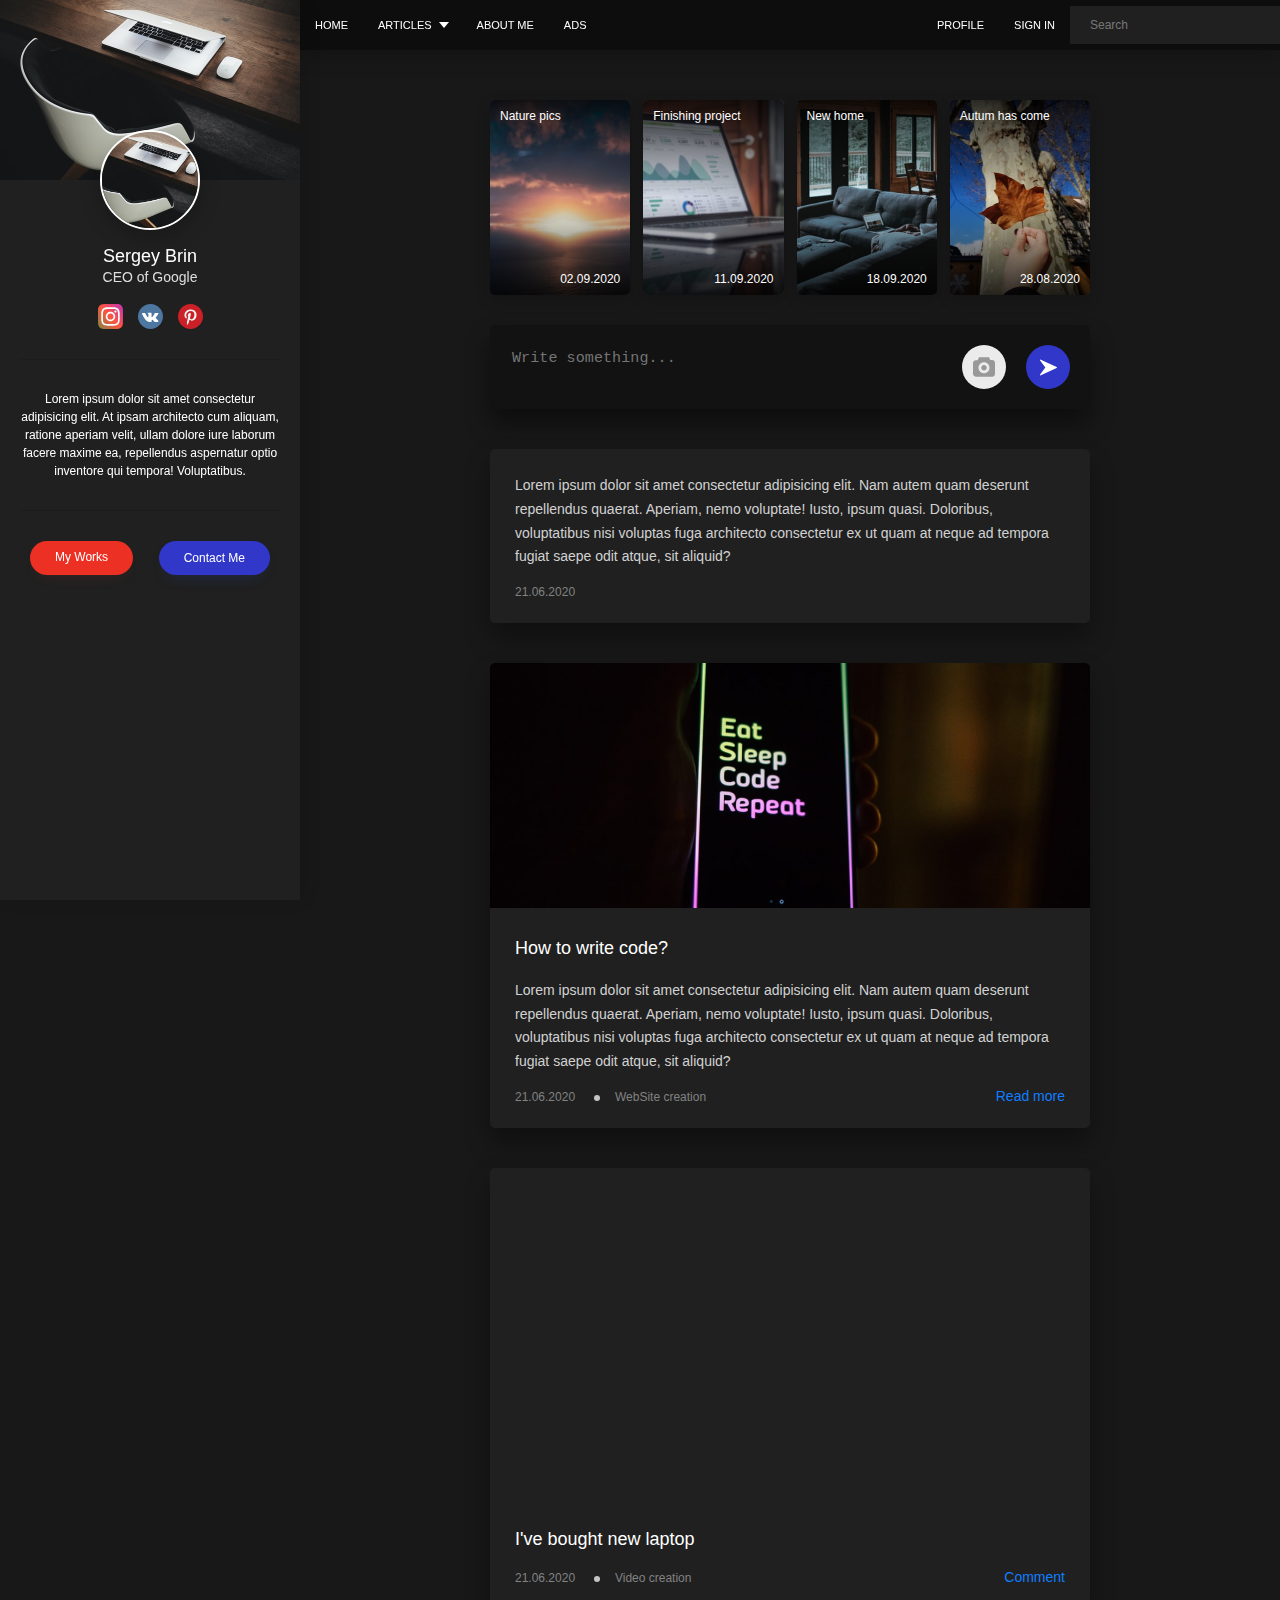
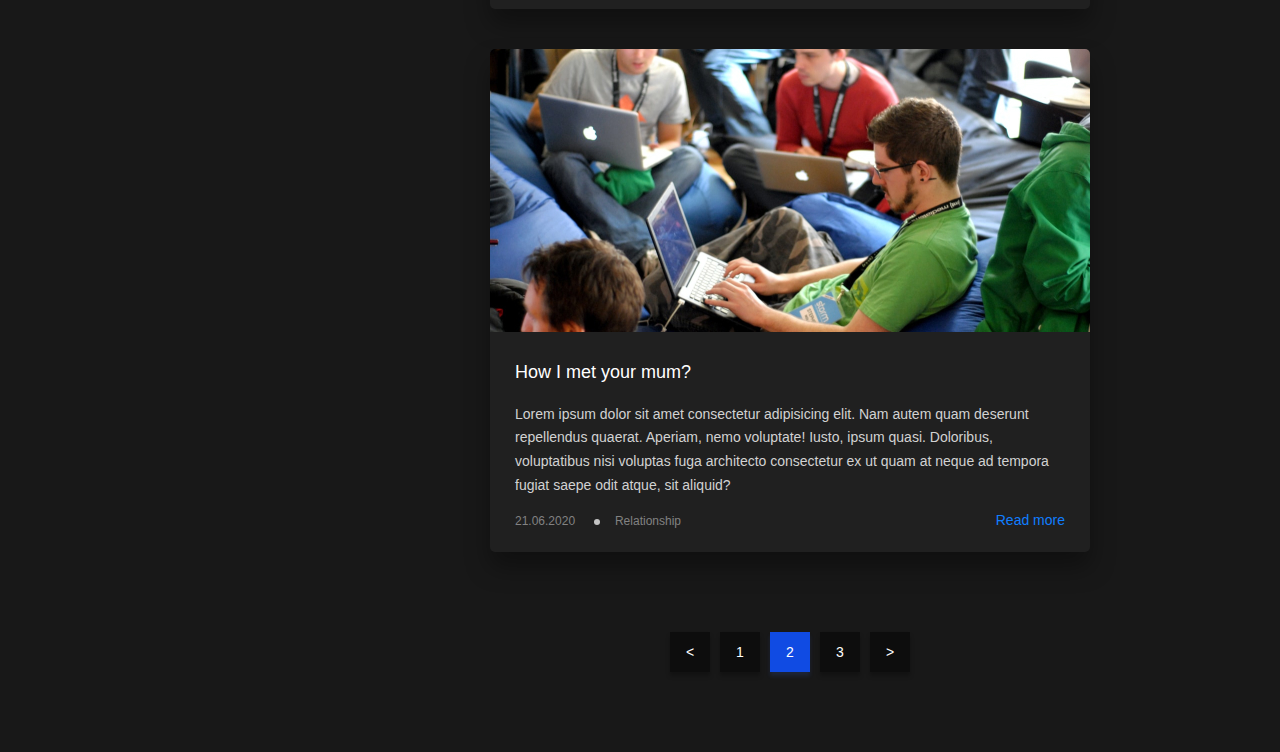
<file: index.html>
<!DOCTYPE html>
<html lang="en">
<head>
    <meta charset="UTF-8">
    <link rel="stylesheet" href="assets/css/style.min.css">
    
    <!-- Useful meta tags -->
    <meta http-equiv="x-ua-compatible" content="ie=edge">
    <meta name="viewport" content="width=device-width, initial-scale=1, shrink-to-fit=no">
    <meta name="robots" content="index, follow">
    <meta name="google" content="notranslate">
    <meta name="format-detection" content="telephone=no">
    <meta name="description" content="">
    <link rel="shortcut icon" href="assets/images/head/blogger.ico">
    <title>Personal-blog | Home</title>
</head>
<body>
    <!--  class="no_scroll" -->
    <div class="all">
        <!-- SVG -->
            <div class="svg" style="display: none;">
                <svg>
                    <symbol id="post-icon" viewBox="0 0 17 17">
                        <path d="M16.6479 7.94818L0.862529 0.662644C0.611178 0.548504 0.311256 0.616502 0.136404 0.83264C-0.0396636 1.04878 -0.0457348 1.35598 0.121832 1.57819L5.31278 8.49945L0.121832 15.4207C-0.0457348 15.6429 -0.0396636 15.9513 0.135189 16.1663C0.252972 16.3132 0.429039 16.3921 0.607535 16.3921C0.693747 16.3921 0.779959 16.3739 0.861314 16.3363L16.6466 9.05072C16.8628 8.95115 17 8.73623 17 8.49945C17 8.26267 16.8628 8.04775 16.6479 7.94818Z"/>
                    </symbol>
                </svg>
                <svg>
                    <symbol id="camera-icon" viewBox="0 0 22 22">
                        <path d="M12.9443 9.74291C14.0183 10.8169 14.0183 12.5581 12.9443 13.6321C11.8703 14.7061 10.1291 14.7061 9.05512 13.6321C7.98114 12.5581 7.98114 10.8169 9.05512 9.74291C10.1291 8.66893 11.8703 8.66893 12.9443 9.74291Z"/>
                        <path d="M19.25 4.12481H17.3499L15.9742 1.37471H6.02455L4.65015 4.12616L2.75275 4.12953C1.24009 4.13224 0.00869272 5.36494 0.00738656 6.87828L0 17.8746C0 19.3913 1.23337 20.6253 2.7501 20.6253H19.25C20.7667 20.6253 22.0001 19.392 22.0001 17.8752V6.87486C22 5.35818 20.7666 4.12481 19.25 4.12481ZM10.9997 17.1877C7.9669 17.1877 5.49947 14.7203 5.49947 11.6875C5.49947 8.65475 7.9669 6.18732 10.9997 6.18732C14.0324 6.18732 16.4999 8.65475 16.4999 11.6875C16.4999 14.7203 14.0324 17.1877 10.9997 17.1877Z"/>
                    </symbol>
                </svg>
                <svg>
                    <symbol id="share-icon" viewBox="0 0 20 20">
                        <path d="M15.8594 12.9688C14.7017 12.9688 13.6731 13.5313 13.0321 14.3973L7.51375 11.5772C7.60633 11.2627 7.65625 10.93 7.65625 10.5859C7.65625 10.1199 7.56488 9.67484 7.39945 9.26746L13.183 5.79254C13.8284 6.54996 14.7887 7.03125 15.8594 7.03125C17.7979 7.03125 19.375 5.45414 19.375 3.51562C19.375 1.57711 17.7979 0 15.8594 0C13.9209 0 12.3438 1.57711 12.3438 3.51562C12.3438 3.96367 12.4282 4.3923 12.5816 4.78672L6.78359 8.27031C6.13875 7.53523 5.19301 7.07031 4.14062 7.07031C2.20211 7.07031 0.625 8.64742 0.625 10.5859C0.625 12.5245 2.20211 14.1016 4.14062 14.1016C5.31727 14.1016 6.36063 13.5205 6.9991 12.6302L12.5014 15.4421C12.399 15.7716 12.3438 16.1216 12.3438 16.4844C12.3438 18.4229 13.9209 20 15.8594 20C17.7979 20 19.375 18.4229 19.375 16.4844C19.375 14.5459 17.7979 12.9688 15.8594 12.9688ZM15.8594 1.17188C17.1517 1.17188 18.2031 2.22328 18.2031 3.51562C18.2031 4.80797 17.1517 5.85938 15.8594 5.85938C14.567 5.85938 13.5156 4.80797 13.5156 3.51562C13.5156 2.22328 14.567 1.17188 15.8594 1.17188ZM4.14062 12.9297C2.84828 12.9297 1.79688 11.8783 1.79688 10.5859C1.79688 9.29359 2.84828 8.24219 4.14062 8.24219C5.43297 8.24219 6.48438 9.29359 6.48438 10.5859C6.48438 11.8783 5.43297 12.9297 4.14062 12.9297ZM15.8594 18.8281C14.567 18.8281 13.5156 17.7767 13.5156 16.4844C13.5156 15.192 14.567 14.1406 15.8594 14.1406C17.1517 14.1406 18.2031 15.192 18.2031 16.4844C18.2031 17.7767 17.1517 18.8281 15.8594 18.8281Z"/>
                    </symbol>
                </svg>
                <svg>
                    <symbol id="cancel-icon" viewBox="0 0 20 20">
                        <path d="M11.1047 10.0008L19.7709 1.33447C20.0761 1.02935 20.0761 0.534663 19.7709 0.229585C19.4658 -0.0754924 18.9711 -0.0755315 18.6661 0.229585L9.99975 8.8959L1.33347 0.229585C1.02836 -0.0755315 0.533671 -0.0755315 0.228593 0.229585C-0.0764842 0.534702 -0.0765233 1.02939 0.228593 1.33447L8.89487 10.0007L0.228593 18.667C-0.0765233 18.9722 -0.0765233 19.4669 0.228593 19.7719C0.381132 19.9245 0.581093 20.0007 0.781053 20.0007C0.981014 20.0007 1.18094 19.9245 1.33351 19.7719L9.99975 11.1057L18.666 19.7719C18.8186 19.9245 19.0185 20.0007 19.2185 20.0007C19.4184 20.0007 19.6184 19.9245 19.7709 19.7719C20.0761 19.4668 20.0761 18.9721 19.7709 18.667L11.1047 10.0008Z"/>
                    </symbol>
                </svg>
            </div>
            
                

        <!-- Header -->
            <header class="header">
                <div class="header_left">
                    <nav class="nav">
                        <ul class="nav_list">
                            <li class="nav_item">
                                <a href="index.html" class="nav_link">Home</a>
                            </li>
                            <li class="nav_item">
                                <a href="" class="nav_link has-subnav">Articles</a>
                                <ul class="subnav">
                                    <li class="subnav_item">
                                        <a href="" class="subnav_link">Website Creation</a>
                                    </li>
                                    <li class="subnav_item">
                                        <a href="" class="subnav_link">Internet-Marketing</a>
                                    </li>
                                    <li class="subnav_item">
                                        <a href="" class="subnav_link">Video Boosting</a>
                                    </li>
                                </ul>
                            </li>
                            <li class="nav_item">
                                <a href="text.html" class="nav_link">About Me</a>
                            </li>
                            <li class="nav_item">
                                <a href="" class="nav_link">Ads</a>
                            </li>
                        </ul>
                    </nav>
                    <button class="burger active" id="sidebarToggle">
                        <span></span>
                    </button>
                </div>
                
                <div class="header_right">
                    <nav class="nav">
                        <ul class="nav_list">
                            <li class="nav_item">
                                <a href="profile.html" class="nav_link">Profile</a>
                            </li>
                            <li class="nav_item">
                                <a href="signin.html" class="nav_link">Sign in</a>
                            </li>
                        </ul>
                    </nav>
                    <form action="search.html" method="get" class="header_search">
                        <input type="text" class="header_search_input" placeholder="Search">
                    </form>
                </div>
            </header>
        
        <!-- Sidebar -->
            <aside class="sidebar" id="sidebar">
                <div class="sidebar_header">
                    <img src="assets/images/sidebar/sidebar-bg.jpg" alt="sidebar background image">
                </div>
                <div class="sidebar_profile ">
                    <div class="profile">
                        <div class="sidebar_profile_header">
                            <img src="assets/images/sidebar/sidebar-bg.jpg" alt="profile photo" class="profile_img">
                            <div class="profile_info">
                                <h1 class="profile_name">Sergey Brin</h1>
                                <h3 class="profile_prof">CEO of Google</h3>
                            </div>
                        </div>
            
                        <nav class="mobile_nav">
                            <ul class="mobile_nav_list">
                                <li class="nav_item">
                                    <a href="index.html" class="nav_link">Home</a>
                                </li>
                                <li class="nav_item">
                                    <a href="" class="nav_link has-subnav mobile_nav_link">Articles</a>
                                    <ul class="mobile_subnav">
                                        <li class="subnav_item">
                                            <a href="" class="subnav_link">Website Creation</a>
                                        </li>
                                        <li class="subnav_item">
                                            <a href="" class="subnav_link">Internet-Marketing</a>
                                        </li>
                                        <li class="subnav_item">
                                            <a href="" class="subnav_link">Video Boosting</a>
                                        </li>
                                    </ul>
                                </li>
                                <li class="nav_item">
                                    <a href="text.html" class="nav_link">About Me</a>
                                </li>
                                <li class="nav_item">
                                    <a href="" class="nav_link">Ads</a>
                                </li>
                            </ul>
                        </nav>
            
                        <ul class="social">
                            <li class="social_item">
                                <a href="" class="social_link" target="_blank">
                                    <img src="assets/images/sidebar/instagram.svg" alt="instagram icon" class="social_icon">
                                </a>
                            </li>
                            <li class="social_item">
                                <a href="" class="social_link" target="_blank">
                                    <img src="assets/images/sidebar/vk.svg" alt="vk icon" class="social_icon">
                                </a>
                            </li>
                            <li class="social_item">
                                <a href="" class="social_link" target="_blank">
                                    <img src="assets/images/sidebar/pinterest.svg" alt="pinterest icon" class="social_icon">
                                </a>
                            </li>
                        </ul>
                    </div>
                    <div class="profile_text">
                        Lorem ipsum dolor sit amet consectetur adipisicing elit. At ipsam architecto cum aliquam, ratione aperiam velit, ullam dolore iure laborum facere maxime ea, repellendus aspernatur optio inventore qui tempora! Voluptatibus.
                    </div>
                </div>
                <div class="sidebar_btns">
                    <a href="works.html" class="sidebar_btn btn--red">My Works</a>
                    <button class="sidebar_btn btn--blue" type="button" data-modal="contact-modal" onclick="modalOpen()">Contact Me</button>
                </div>
            </aside>
        <!-- Main -->
        <main class="main">
            <div class="container">
                
                <!-- Stories -->
                
                <div class="stories">
                    <div class="stories_item" data-modal="story-modal">
                        <img src="assets/images/stories/1.png" alt="Story image" class="stories_img">
                        <h1 class="stories_title">Nature pics</h1>
                        <h3 class="stories_date">02.09.2020</h3>
                    </div>
                    <div class="stories_item" data-modal="story-modal">
                        <img src="assets/images/stories/2.png" alt="Story image" class="stories_img">
                        <h1 class="stories_title">Finishing project</h1>
                        <h3 class="stories_date">11.09.2020</h3>
                    </div>
                    <div class="stories_item" data-modal="story-modal">
                        <img src="assets/images/stories/3.png" alt="Story image" class="stories_img">
                        <h1 class="stories_title">New home</h1>
                        <h3 class="stories_date">18.09.2020</h3>
                    </div>
                    <div class="stories_item" data-modal="story-modal">
                        <img src="assets/images/stories/4.png" alt="Story image" class="stories_img">
                        <h1 class="stories_title">Autum has come</h1>
                        <h3 class="stories_date">28.08.2020</h3>
                    </div>
                </div> 
                
                <!-- Add Post -->
                
                <div class="add_post">
                    <form action="/" method="post" class="add_post_form">
                        <textarea name="post-text" placeholder="Write something..." class="add_post_text" data-autoresize></textarea>
                        <div class="add_post_actions">
                            <label for="add-post-file" class="add_post_file">
                                <svg class="camera_icon">
                                    <use xlink:href="#camera-icon"></use>
                                </svg>
                                <input type="file" id="add-post-file">
                            </label>
                            <button class="add_post_btn">
                                <svg class="add_post_icon">
                                    <use xlink:href="#post-icon"></use>
                                </svg>
                            </button>
                        </div>
                    </form>
                </div>
                
                <!-- Mini Post -->
                
                <div class="post">
                    <div class="post_content">
                        <p>
                            Lorem ipsum dolor sit amet consectetur adipisicing elit. Nam autem quam deserunt repellendus quaerat. Aperiam, nemo voluptate! Iusto, ipsum quasi. Doloribus, voluptatibus nisi voluptas fuga architecto consectetur ex ut quam at neque ad tempora fugiat saepe odit atque, sit aliquid?
                        </p>
                    </div>
                    <div class="post_footer">
                        <ul class="post_date">
                            <li class="post_date_item">
                                <time datetime="2020-06-21 19:20">21.06.2020</time>
                            </li>
                        </ul>
                    </div>
                </div>
                
                
                <!-- Article -->
                <article class="post">
                    <div class="post_header m-25r">
                        <img src="assets/images/post/1.jpg" alt="post image">
                    </div>
                
                    <div class="post_content">
                        <h1 class="post_title">
                            <a href="" target="_blank">How to write code?</a>
                        </h1>
                        <p>
                            Lorem ipsum dolor sit amet consectetur adipisicing elit. Nam autem quam deserunt repellendus quaerat. Aperiam, nemo voluptate! Iusto, ipsum quasi. Doloribus, voluptatibus nisi voluptas fuga architecto consectetur ex ut quam at neque ad tempora fugiat saepe odit atque, sit aliquid?
                        </p>
                    </div>
                    
                    <div class="post_footer">
                        <ul class="post_date">
                            <li class="post_date_item">
                                <time datetime="2020-06-21 19:20">21.06.2020</time>
                            </li>
                            <li class="post_date_item">
                                <a href="" class="post_topic" target="_blank">WebSite creation</a>
                            </li>
                        </ul>
                
                        <a href="post.html" class="post_footer_btn" target="_blank">Read more</a>
                    </div>
                </article>
                
                <article class="post">
                    <div class="post_header mb25r">
                        <div class="embed">
                            <iframe src="https://www.youtube.com/embed/kqtD5dpn9C8" title="Python for Beginners - Learn Python in 1 Hour" frameborder="0" allow="accelerometer; autoplay; clipboard-write; encrypted-media; gyroscope; picture-in-picture; web-share" allowfullscreen></iframe>
                        </div>
                    </div>
                
                    <div class="post_content">
                        <h1 class="post_title">
                            <a href="" target="_blank">I've bought new laptop</a>
                        </h1>
                    </div>
                    
                    <div class="post_footer">
                        <ul class="post_date">
                            <li class="post_date_item">
                                <time datetime="2020-06-21 19:20">21.06.2020</time>
                            </li>
                            <li class="post_date_item">
                                <a href="" class="post_topic" target="_blank">Video creation</a>
                            </li>
                        </ul>
                
                        <a href="" class="post_footer_btn" target="_blank">Comment</a>
                    </div>
                </article>
                
                <article class="post">
                    <div class="post_header m-25r">
                        <img src="assets/images/post/2.jpg" alt="post image">
                    </div>
                
                    <div class="post_content">
                        <h1 class="post_title">
                            <a href="" target="_blank">How I met your mum?</a>
                        </h1>
                        <p>
                            Lorem ipsum dolor sit amet consectetur adipisicing elit. Nam autem quam deserunt repellendus quaerat. Aperiam, nemo voluptate! Iusto, ipsum quasi. Doloribus, voluptatibus nisi voluptas fuga architecto consectetur ex ut quam at neque ad tempora fugiat saepe odit atque, sit aliquid?
                        </p>
                    </div>
                    
                    <div class="post_footer">
                        <ul class="post_date">
                            <li class="post_date_item">
                                <time datetime="2020-06-21 19:20">21.06.2020</time>
                            </li>
                            <li class="post_date_item">
                                <a href="" class="post_topic" target="_blank">Relationship</a>
                            </li>
                        </ul>
                
                        <a href="" class="post_footer_btn" target="_blank">Read more</a>
                    </div>
                </article>
                
                <!-- Pagination -->
                
                <ul class="pagination">
                    <li class="pagination_item">
                        <a href="" class="pagination_link">&lt;</a>
                    </li>
                    <li class="pagination_item">
                        <a href="" class="pagination_link">1</a>
                    </li>
                    <li class="pagination_item active">
                        <a href="" class="pagination_link">2</a>
                    </li>
                    <li class="pagination_item">
                        <a href="" class="pagination_link">3</a>
                    </li>
                    <li class="pagination_item">
                        <a href="" class="pagination_link">&gt;</a>
                    </li>
                </ul>
            </div>
        </main>
        <div class="all_mask" id="all-mask"></div>
    </div>
    <div class="modal" id="story-modal">
        <div class="modal_content modal_content_story">
            <video src="" class="modal_video" poster="https://placehold.it/420x580"></video>
    
        </div>
    </div>    <div class="modal" id="share-modal">
        <div class="modal_content p8rem">
            <ul class="share_social">
                <li class="share_social_item">
                    <a href="" class="share_social_link" target="_blank">
                        <img src="assets/images/share/fb.svg" alt="fb icon" class="social_icon">
                    </a>
                </li>
                <li class="share_social_item">
                    <a href="" class="share_social_link" target="_blank">
                        <img src="assets/images/share/twitter.svg" alt="twitter icon" class="social_icon">
                    </a>
                </li>
                <li class="share_social_item">
                    <a href="" class="share_social_link" target="_blank">
                        <img src="assets/images/share/vk.svg" alt="vk icon" class="social_icon">
                    </a>
                </li>
                <li class="share_social_item">
                    <a href="" class="share_social_link" target="_blank">
                        <img src="assets/images/share/share.svg" alt="share icon" class="social_icon">
                    </a>
                </li>
            </ul>
            <button class="modal_close_btn">
                <svg class="modal_close_icon">
                    <use xlink:href="#cancel-icon"></use>
                </svg>
            </button>
        </div>
    </div>    <div class="modal" id="contact-modal">
        <div class="modal_content">
            <form action="/" class="contact_form" method="post">
                <div class="contact_info">
                    <div class="contact_form_group">
                        <input type="text" placeholder="Your name" class="contact_form_input">
                        <span class="contact_form_line"></span>
                    </div>
                    <div class="contact_form_group">
                        <input type="email" placeholder="Your email" class="contact_form_input">
                        <span class="contact_form_line"></span>
                    </div>
                    <div class="contact_form_group">
                        <input type="password" placeholder="Password" class="contact_form_input">
                        <span class="contact_form_line"></span>
                    </div>
                    
                    <div class="contact_btns">
                        <button class="btn btn--blue contact_btn br5px">Send</button>
                        <ul class="form_footer_list">
                            <li>
                                Email: <a href="signin.html">info@mywebsite.ru</a>
                            </li>
                            <li>
                                Phone: <a href="restore.html">+943-232-856-22</a>
                            </li>
                        </ul>
                    </div>
                </div>
            </form>
    
            <button class="modal_close_btn" onclick="modalClose()">
                <svg class="modal_close_icon">
                    <use xlink:href="#cancel-icon"></use>
                </svg>
            </button>
        </div>
    </div>
    <!-- JS -->
    <script src="assets/js/app.js"></script>
</body>
</html>
</file>
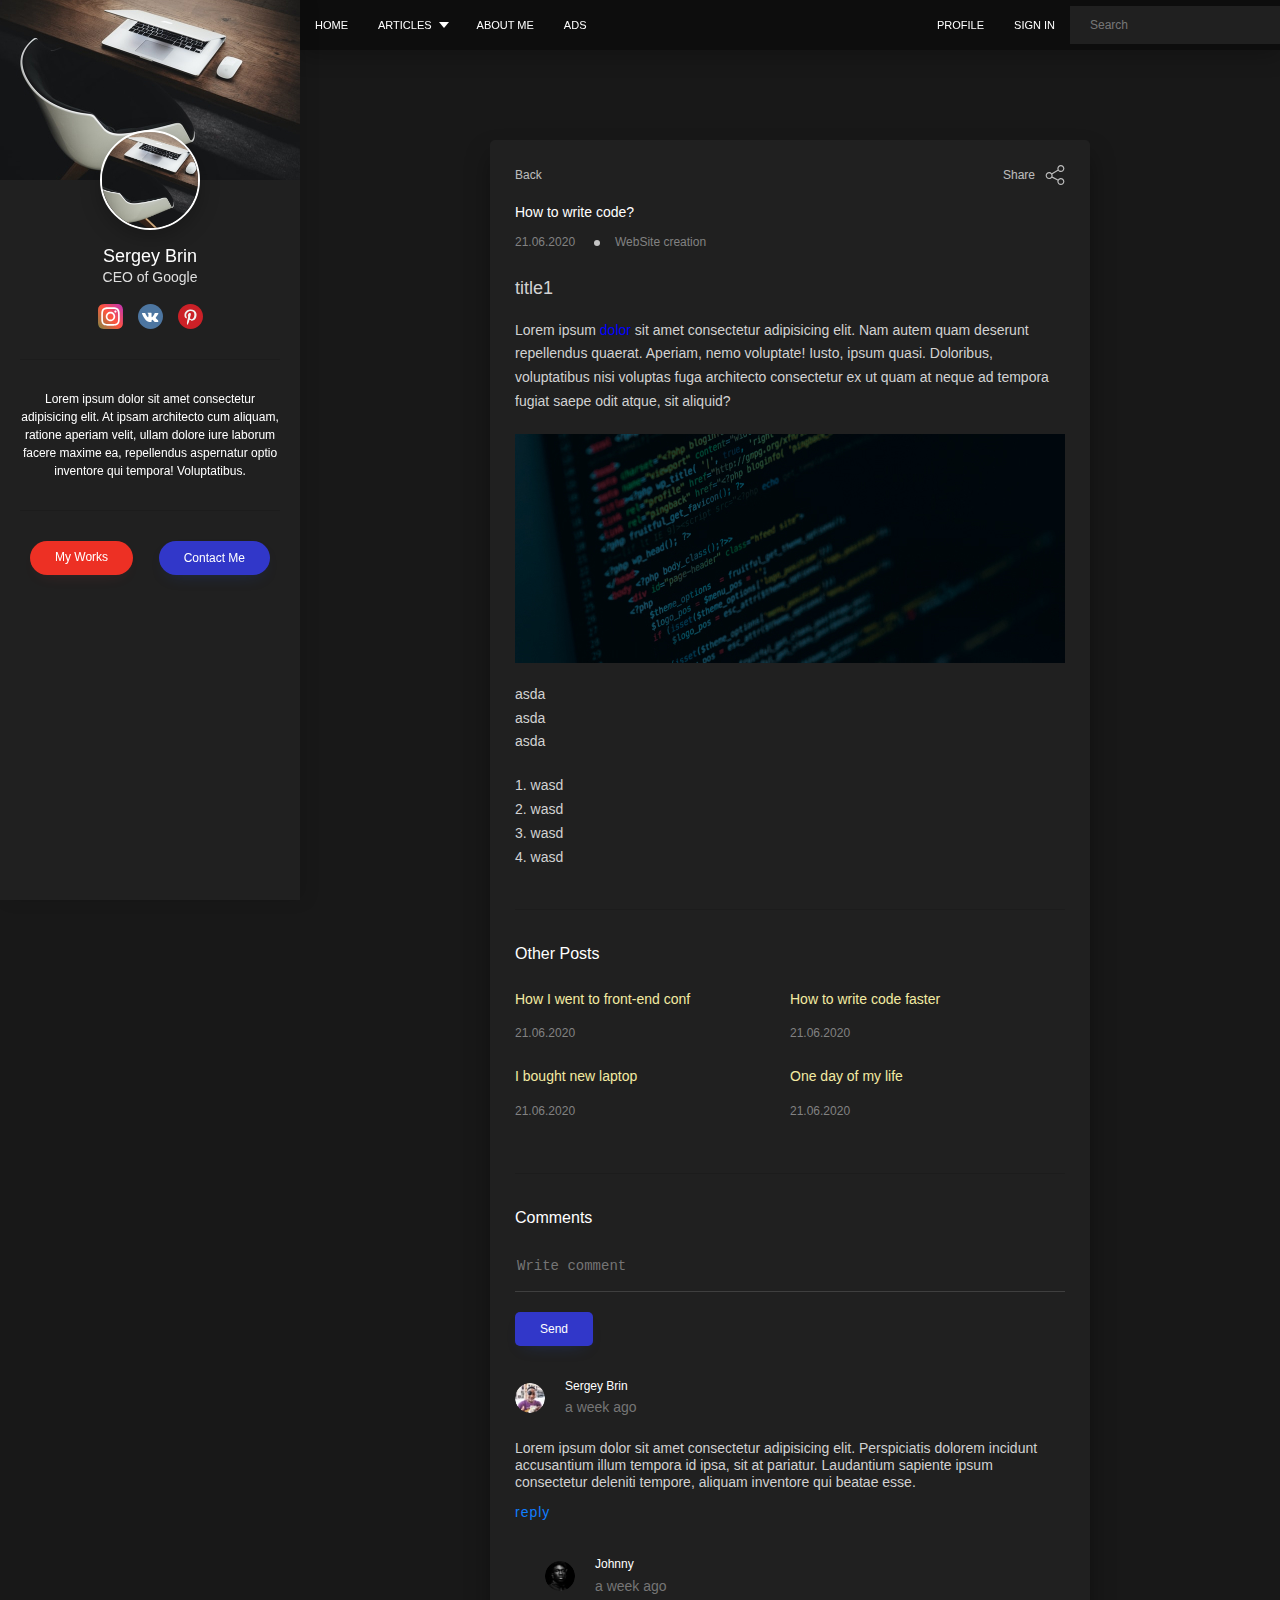
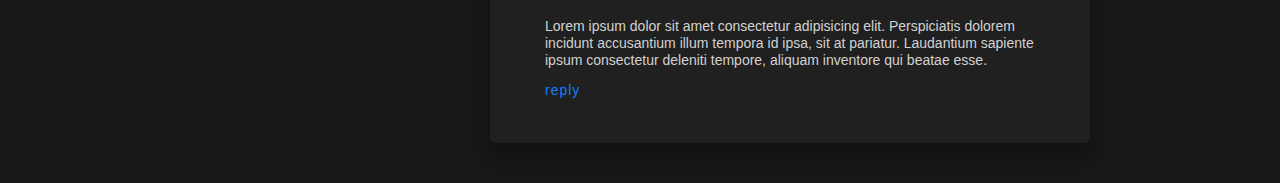
<file: post.html>
<!DOCTYPE html>
<html lang="en">
<head>
    <meta charset="UTF-8">
    <link rel="stylesheet" href="assets/css/style.min.css">
    
    <!-- Useful meta tags -->
    <meta http-equiv="x-ua-compatible" content="ie=edge">
    <meta name="viewport" content="width=device-width, initial-scale=1, shrink-to-fit=no">
    <meta name="robots" content="index, follow">
    <meta name="google" content="notranslate">
    <meta name="format-detection" content="telephone=no">
    <meta name="description" content="">
    <link rel="shortcut icon" href="assets/images/head/blogger.ico">
    <title>Personal-blog | Post</title>
</head>
<body>
    <!--  class="no_scroll" -->
    <div class="all">
        <!-- SVG -->
            <div class="svg" style="display: none;">
                <svg>
                    <symbol id="post-icon" viewBox="0 0 17 17">
                        <path d="M16.6479 7.94818L0.862529 0.662644C0.611178 0.548504 0.311256 0.616502 0.136404 0.83264C-0.0396636 1.04878 -0.0457348 1.35598 0.121832 1.57819L5.31278 8.49945L0.121832 15.4207C-0.0457348 15.6429 -0.0396636 15.9513 0.135189 16.1663C0.252972 16.3132 0.429039 16.3921 0.607535 16.3921C0.693747 16.3921 0.779959 16.3739 0.861314 16.3363L16.6466 9.05072C16.8628 8.95115 17 8.73623 17 8.49945C17 8.26267 16.8628 8.04775 16.6479 7.94818Z"/>
                    </symbol>
                </svg>
                <svg>
                    <symbol id="camera-icon" viewBox="0 0 22 22">
                        <path d="M12.9443 9.74291C14.0183 10.8169 14.0183 12.5581 12.9443 13.6321C11.8703 14.7061 10.1291 14.7061 9.05512 13.6321C7.98114 12.5581 7.98114 10.8169 9.05512 9.74291C10.1291 8.66893 11.8703 8.66893 12.9443 9.74291Z"/>
                        <path d="M19.25 4.12481H17.3499L15.9742 1.37471H6.02455L4.65015 4.12616L2.75275 4.12953C1.24009 4.13224 0.00869272 5.36494 0.00738656 6.87828L0 17.8746C0 19.3913 1.23337 20.6253 2.7501 20.6253H19.25C20.7667 20.6253 22.0001 19.392 22.0001 17.8752V6.87486C22 5.35818 20.7666 4.12481 19.25 4.12481ZM10.9997 17.1877C7.9669 17.1877 5.49947 14.7203 5.49947 11.6875C5.49947 8.65475 7.9669 6.18732 10.9997 6.18732C14.0324 6.18732 16.4999 8.65475 16.4999 11.6875C16.4999 14.7203 14.0324 17.1877 10.9997 17.1877Z"/>
                    </symbol>
                </svg>
                <svg>
                    <symbol id="share-icon" viewBox="0 0 20 20">
                        <path d="M15.8594 12.9688C14.7017 12.9688 13.6731 13.5313 13.0321 14.3973L7.51375 11.5772C7.60633 11.2627 7.65625 10.93 7.65625 10.5859C7.65625 10.1199 7.56488 9.67484 7.39945 9.26746L13.183 5.79254C13.8284 6.54996 14.7887 7.03125 15.8594 7.03125C17.7979 7.03125 19.375 5.45414 19.375 3.51562C19.375 1.57711 17.7979 0 15.8594 0C13.9209 0 12.3438 1.57711 12.3438 3.51562C12.3438 3.96367 12.4282 4.3923 12.5816 4.78672L6.78359 8.27031C6.13875 7.53523 5.19301 7.07031 4.14062 7.07031C2.20211 7.07031 0.625 8.64742 0.625 10.5859C0.625 12.5245 2.20211 14.1016 4.14062 14.1016C5.31727 14.1016 6.36063 13.5205 6.9991 12.6302L12.5014 15.4421C12.399 15.7716 12.3438 16.1216 12.3438 16.4844C12.3438 18.4229 13.9209 20 15.8594 20C17.7979 20 19.375 18.4229 19.375 16.4844C19.375 14.5459 17.7979 12.9688 15.8594 12.9688ZM15.8594 1.17188C17.1517 1.17188 18.2031 2.22328 18.2031 3.51562C18.2031 4.80797 17.1517 5.85938 15.8594 5.85938C14.567 5.85938 13.5156 4.80797 13.5156 3.51562C13.5156 2.22328 14.567 1.17188 15.8594 1.17188ZM4.14062 12.9297C2.84828 12.9297 1.79688 11.8783 1.79688 10.5859C1.79688 9.29359 2.84828 8.24219 4.14062 8.24219C5.43297 8.24219 6.48438 9.29359 6.48438 10.5859C6.48438 11.8783 5.43297 12.9297 4.14062 12.9297ZM15.8594 18.8281C14.567 18.8281 13.5156 17.7767 13.5156 16.4844C13.5156 15.192 14.567 14.1406 15.8594 14.1406C17.1517 14.1406 18.2031 15.192 18.2031 16.4844C18.2031 17.7767 17.1517 18.8281 15.8594 18.8281Z"/>
                    </symbol>
                </svg>
                <svg>
                    <symbol id="cancel-icon" viewBox="0 0 20 20">
                        <path d="M11.1047 10.0008L19.7709 1.33447C20.0761 1.02935 20.0761 0.534663 19.7709 0.229585C19.4658 -0.0754924 18.9711 -0.0755315 18.6661 0.229585L9.99975 8.8959L1.33347 0.229585C1.02836 -0.0755315 0.533671 -0.0755315 0.228593 0.229585C-0.0764842 0.534702 -0.0765233 1.02939 0.228593 1.33447L8.89487 10.0007L0.228593 18.667C-0.0765233 18.9722 -0.0765233 19.4669 0.228593 19.7719C0.381132 19.9245 0.581093 20.0007 0.781053 20.0007C0.981014 20.0007 1.18094 19.9245 1.33351 19.7719L9.99975 11.1057L18.666 19.7719C18.8186 19.9245 19.0185 20.0007 19.2185 20.0007C19.4184 20.0007 19.6184 19.9245 19.7709 19.7719C20.0761 19.4668 20.0761 18.9721 19.7709 18.667L11.1047 10.0008Z"/>
                    </symbol>
                </svg>
            </div>
            
                

        <!-- Header -->
            <header class="header">
                <div class="header_left">
                    <nav class="nav">
                        <ul class="nav_list">
                            <li class="nav_item">
                                <a href="index.html" class="nav_link">Home</a>
                            </li>
                            <li class="nav_item">
                                <a href="" class="nav_link has-subnav">Articles</a>
                                <ul class="subnav">
                                    <li class="subnav_item">
                                        <a href="" class="subnav_link">Website Creation</a>
                                    </li>
                                    <li class="subnav_item">
                                        <a href="" class="subnav_link">Internet-Marketing</a>
                                    </li>
                                    <li class="subnav_item">
                                        <a href="" class="subnav_link">Video Boosting</a>
                                    </li>
                                </ul>
                            </li>
                            <li class="nav_item">
                                <a href="text.html" class="nav_link">About Me</a>
                            </li>
                            <li class="nav_item">
                                <a href="" class="nav_link">Ads</a>
                            </li>
                        </ul>
                    </nav>
                    <button class="burger active" id="sidebarToggle">
                        <span></span>
                    </button>
                </div>
                
                <div class="header_right">
                    <nav class="nav">
                        <ul class="nav_list">
                            <li class="nav_item">
                                <a href="profile.html" class="nav_link">Profile</a>
                            </li>
                            <li class="nav_item">
                                <a href="signin.html" class="nav_link">Sign in</a>
                            </li>
                        </ul>
                    </nav>
                    <form action="search.html" method="get" class="header_search">
                        <input type="text" class="header_search_input" placeholder="Search">
                    </form>
                </div>
            </header>
        
        <!-- Sidebar -->
            <aside class="sidebar" id="sidebar">
                <div class="sidebar_header">
                    <img src="assets/images/sidebar/sidebar-bg.jpg" alt="sidebar background image">
                </div>
                <div class="sidebar_profile ">
                    <div class="profile">
                        <div class="sidebar_profile_header">
                            <img src="assets/images/sidebar/sidebar-bg.jpg" alt="profile photo" class="profile_img">
                            <div class="profile_info">
                                <h1 class="profile_name">Sergey Brin</h1>
                                <h3 class="profile_prof">CEO of Google</h3>
                            </div>
                        </div>
            
                        <nav class="mobile_nav">
                            <ul class="mobile_nav_list">
                                <li class="nav_item">
                                    <a href="index.html" class="nav_link">Home</a>
                                </li>
                                <li class="nav_item">
                                    <a href="" class="nav_link has-subnav mobile_nav_link">Articles</a>
                                    <ul class="mobile_subnav">
                                        <li class="subnav_item">
                                            <a href="" class="subnav_link">Website Creation</a>
                                        </li>
                                        <li class="subnav_item">
                                            <a href="" class="subnav_link">Internet-Marketing</a>
                                        </li>
                                        <li class="subnav_item">
                                            <a href="" class="subnav_link">Video Boosting</a>
                                        </li>
                                    </ul>
                                </li>
                                <li class="nav_item">
                                    <a href="text.html" class="nav_link">About Me</a>
                                </li>
                                <li class="nav_item">
                                    <a href="" class="nav_link">Ads</a>
                                </li>
                            </ul>
                        </nav>
            
                        <ul class="social">
                            <li class="social_item">
                                <a href="" class="social_link" target="_blank">
                                    <img src="assets/images/sidebar/instagram.svg" alt="instagram icon" class="social_icon">
                                </a>
                            </li>
                            <li class="social_item">
                                <a href="" class="social_link" target="_blank">
                                    <img src="assets/images/sidebar/vk.svg" alt="vk icon" class="social_icon">
                                </a>
                            </li>
                            <li class="social_item">
                                <a href="" class="social_link" target="_blank">
                                    <img src="assets/images/sidebar/pinterest.svg" alt="pinterest icon" class="social_icon">
                                </a>
                            </li>
                        </ul>
                    </div>
                    <div class="profile_text">
                        Lorem ipsum dolor sit amet consectetur adipisicing elit. At ipsam architecto cum aliquam, ratione aperiam velit, ullam dolore iure laborum facere maxime ea, repellendus aspernatur optio inventore qui tempora! Voluptatibus.
                    </div>
                </div>
                <div class="sidebar_btns">
                    <a href="works.html" class="sidebar_btn btn--red">My Works</a>
                    <button class="sidebar_btn btn--blue" type="button" data-modal="contact-modal" onclick="modalOpen()">Contact Me</button>
                </div>
            </aside>
        <!-- Main -->
        <main class="main">
            <div class="container">
                
                
                <article class="post">
                    <div class="post_actions">
                        <a href="" class="post_action_link">Back</a>
                        <div class="post_share" data-modal="share-modal">
                            <a href="" class="post_share_link">Share</a>
                            <svg class="post_share_icon">
                                <use xlink:href="#share-icon"></use>
                            </svg>
                        </div>
                    </div>
                
                    <div class="post_header">
                        <h1 class="post_title">How to write code?</h1>
                    </div>
                
                    <ul class="post_date mb25r">
                        <li class="post_date_item">
                            <time datetime="2020-06-21 19:20">21.06.2020</time>
                        </li>
                        <li class="post_date_item">
                            <a href="" class="post_topic" target="_blank">WebSite creation</a>
                        </li>
                    </ul>
                
                    <div class="post_content">
                        <div class="post_text">
                            <h1>title1</h1>
                            <p>
                                Lorem ipsum <a href="">dolor</a> sit amet consectetur adipisicing elit. Nam autem quam deserunt repellendus quaerat. Aperiam, nemo voluptate! Iusto, ipsum quasi. Doloribus, voluptatibus nisi voluptas fuga architecto consectetur ex ut quam at neque ad tempora fugiat saepe odit atque, sit aliquid?
                            </p>        
                
                            <p>
                                <img src="assets/images/post/3.jpg" alt="">
                            </p>
                            <ul>
                                <li>asda</li>
                                <li>asda</li>
                                <li>asda</li>
                            </ul>
                            <ol>
                                <li>wasd</li>
                                <li>wasd</li>
                                <li>wasd</li>
                                <li>wasd</li>
                            </ol>
                        </div>
                
                        <div class="related">
                            <h1 class="related_title">Other posts</h1>
                            <ul class="related_list">
                                <li class="related_list_item">
                                    <h1 class="related_list_title">
                                        <a href="">How I went to front-end conf</a>
                                    </h1>
                                    <time datetime="2020-06-21" class="related_list_date">21.06.2020</time>
                                </li>
                                <li class="related_list_item">
                                    <h1 class="related_list_title">
                                        <a href="">How to write code faster</a>
                                    </h1>
                                    <time datetime="2020-06-21" class="related_list_date">21.06.2020</time>
                                </li>
                                <li class="related_list_item">
                                    <h1 class="related_list_title">
                                        <a href="">I bought new laptop</a>
                                    </h1>
                                    <time datetime="2020-06-21" class="related_list_date">21.06.2020</time>
                                </li>
                                <li class="related_list_item">
                                    <h1 class="related_list_title">
                                        <a href="">One day of my life</a>
                                    </h1>
                                    <time datetime="2020-06-21" class="related_list_date">21.06.2020</time>
                                </li>
                            </ul>
                        </div>
                
                        
                        <form action="/" method="post" class="comment_form">
                            <div class="comments_title">Comments</div>
                            <div class="comment_form_group">
                                <textarea name="comment-text" placeholder="Write comment" class="comment_form_control" data-autoresize></textarea>
                                <span class="comment_form_line"></span>
                            </div>
                            <button class="btn btn--blue br5px">Send</button>
                        </form>
                
                
                        <ul class="comments">
                            <li class="comments_item">
                                <div class="comments_item_header">
                                    <img src="assets/images/post/avatar-1.png" alt="comment avatar">
                                    <div class="comments_header_info">
                                        <h1>Sergey Brin</h1>
                                        <time datetime="">a week ago</time>
                                    </div>
                                </div>
                                <div class="comments_item_content">
                                    <p>
                                        Lorem ipsum dolor sit amet consectetur adipisicing elit. Perspiciatis dolorem incidunt accusantium illum tempora id ipsa, sit at pariatur. Laudantium sapiente ipsum consectetur deleniti tempore, aliquam inventore qui beatae esse.
                                    </p>
                                </div>
                                <button class="comments_reply_btn">reply</button>
                
                                <ul class="comments">
                                    <li class="comments_item">
                                        <div class="comments_item_header">
                                            <img src="assets/images/post/avatar-2.png" alt="comment avatar">
                                            <div class="comments_header_info">
                                                <h1>Johnny</h1>
                                                <time datetime="">a week ago</time>
                                            </div>
                                        </div>
                                        <div class="comments_item_content">
                                            <p>
                                                Lorem ipsum dolor sit amet consectetur adipisicing elit. Perspiciatis dolorem incidunt accusantium illum tempora id ipsa, sit at pariatur. Laudantium sapiente ipsum consectetur deleniti tempore, aliquam inventore qui beatae esse.
                                            </p>
                                        </div>
                                        <button class="comments_reply_btn">reply</button>
                                    </li>
                                </ul>
                            </li>
                        </ul>
                    </div>
                </article>
            </div>
        </main>
        <div class="all_mask" id="all-mask"></div>
    </div>
    <div class="modal" id="story-modal">
        <div class="modal_content modal_content_story">
            <video src="" class="modal_video" poster="https://placehold.it/420x580"></video>
    
        </div>
    </div>    <div class="modal" id="share-modal">
        <div class="modal_content p8rem">
            <ul class="share_social">
                <li class="share_social_item">
                    <a href="" class="share_social_link" target="_blank">
                        <img src="assets/images/share/fb.svg" alt="fb icon" class="social_icon">
                    </a>
                </li>
                <li class="share_social_item">
                    <a href="" class="share_social_link" target="_blank">
                        <img src="assets/images/share/twitter.svg" alt="twitter icon" class="social_icon">
                    </a>
                </li>
                <li class="share_social_item">
                    <a href="" class="share_social_link" target="_blank">
                        <img src="assets/images/share/vk.svg" alt="vk icon" class="social_icon">
                    </a>
                </li>
                <li class="share_social_item">
                    <a href="" class="share_social_link" target="_blank">
                        <img src="assets/images/share/share.svg" alt="share icon" class="social_icon">
                    </a>
                </li>
            </ul>
            <button class="modal_close_btn">
                <svg class="modal_close_icon">
                    <use xlink:href="#cancel-icon"></use>
                </svg>
            </button>
        </div>
    </div>    <div class="modal" id="contact-modal">
        <div class="modal_content">
            <form action="/" class="contact_form" method="post">
                <div class="contact_info">
                    <div class="contact_form_group">
                        <input type="text" placeholder="Your name" class="contact_form_input">
                        <span class="contact_form_line"></span>
                    </div>
                    <div class="contact_form_group">
                        <input type="email" placeholder="Your email" class="contact_form_input">
                        <span class="contact_form_line"></span>
                    </div>
                    <div class="contact_form_group">
                        <input type="password" placeholder="Password" class="contact_form_input">
                        <span class="contact_form_line"></span>
                    </div>
                    
                    <div class="contact_btns">
                        <button class="btn btn--blue contact_btn br5px">Send</button>
                        <ul class="form_footer_list">
                            <li>
                                Email: <a href="signin.html">info@mywebsite.ru</a>
                            </li>
                            <li>
                                Phone: <a href="restore.html">+943-232-856-22</a>
                            </li>
                        </ul>
                    </div>
                </div>
            </form>
    
            <button class="modal_close_btn" onclick="modalClose()">
                <svg class="modal_close_icon">
                    <use xlink:href="#cancel-icon"></use>
                </svg>
            </button>
        </div>
    </div>
    <!-- JS -->
    <script src="assets/js/app.js"></script>
</body>
</html>
</file>
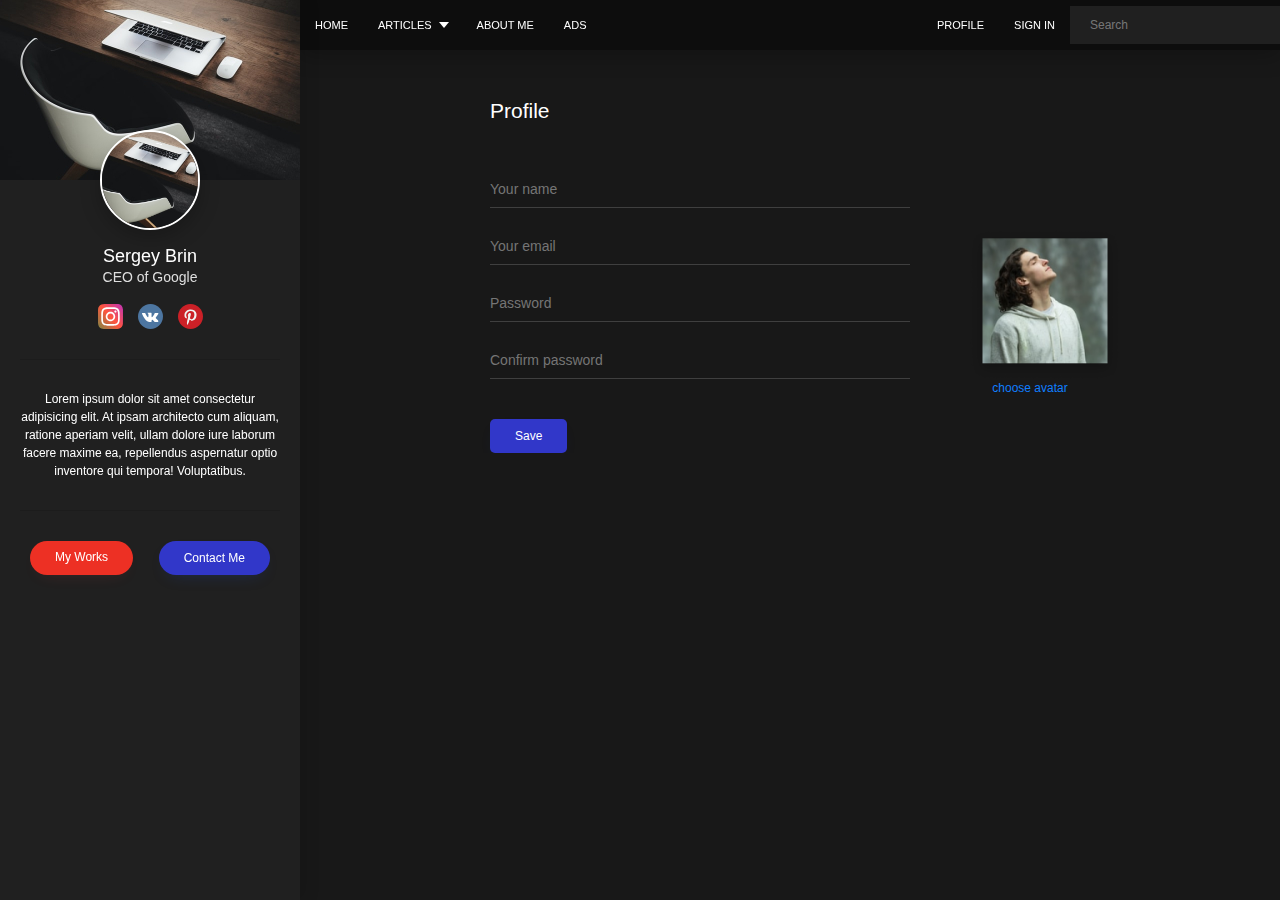
<file: profile.html>
<!DOCTYPE html>
<html lang="en">
<head>
    <meta charset="UTF-8">
    <link rel="stylesheet" href="assets/css/style.min.css">
    
    <!-- Useful meta tags -->
    <meta http-equiv="x-ua-compatible" content="ie=edge">
    <meta name="viewport" content="width=device-width, initial-scale=1, shrink-to-fit=no">
    <meta name="robots" content="index, follow">
    <meta name="google" content="notranslate">
    <meta name="format-detection" content="telephone=no">
    <meta name="description" content="">
    <link rel="shortcut icon" href="assets/images/head/blogger.ico">
    <title>Personal-blog | Profile</title>
</head>
<body>
    <!--  class="no_scroll" -->
    <div class="all">
        <!-- SVG -->
            <div class="svg" style="display: none;">
                <svg>
                    <symbol id="post-icon" viewBox="0 0 17 17">
                        <path d="M16.6479 7.94818L0.862529 0.662644C0.611178 0.548504 0.311256 0.616502 0.136404 0.83264C-0.0396636 1.04878 -0.0457348 1.35598 0.121832 1.57819L5.31278 8.49945L0.121832 15.4207C-0.0457348 15.6429 -0.0396636 15.9513 0.135189 16.1663C0.252972 16.3132 0.429039 16.3921 0.607535 16.3921C0.693747 16.3921 0.779959 16.3739 0.861314 16.3363L16.6466 9.05072C16.8628 8.95115 17 8.73623 17 8.49945C17 8.26267 16.8628 8.04775 16.6479 7.94818Z"/>
                    </symbol>
                </svg>
                <svg>
                    <symbol id="camera-icon" viewBox="0 0 22 22">
                        <path d="M12.9443 9.74291C14.0183 10.8169 14.0183 12.5581 12.9443 13.6321C11.8703 14.7061 10.1291 14.7061 9.05512 13.6321C7.98114 12.5581 7.98114 10.8169 9.05512 9.74291C10.1291 8.66893 11.8703 8.66893 12.9443 9.74291Z"/>
                        <path d="M19.25 4.12481H17.3499L15.9742 1.37471H6.02455L4.65015 4.12616L2.75275 4.12953C1.24009 4.13224 0.00869272 5.36494 0.00738656 6.87828L0 17.8746C0 19.3913 1.23337 20.6253 2.7501 20.6253H19.25C20.7667 20.6253 22.0001 19.392 22.0001 17.8752V6.87486C22 5.35818 20.7666 4.12481 19.25 4.12481ZM10.9997 17.1877C7.9669 17.1877 5.49947 14.7203 5.49947 11.6875C5.49947 8.65475 7.9669 6.18732 10.9997 6.18732C14.0324 6.18732 16.4999 8.65475 16.4999 11.6875C16.4999 14.7203 14.0324 17.1877 10.9997 17.1877Z"/>
                    </symbol>
                </svg>
                <svg>
                    <symbol id="share-icon" viewBox="0 0 20 20">
                        <path d="M15.8594 12.9688C14.7017 12.9688 13.6731 13.5313 13.0321 14.3973L7.51375 11.5772C7.60633 11.2627 7.65625 10.93 7.65625 10.5859C7.65625 10.1199 7.56488 9.67484 7.39945 9.26746L13.183 5.79254C13.8284 6.54996 14.7887 7.03125 15.8594 7.03125C17.7979 7.03125 19.375 5.45414 19.375 3.51562C19.375 1.57711 17.7979 0 15.8594 0C13.9209 0 12.3438 1.57711 12.3438 3.51562C12.3438 3.96367 12.4282 4.3923 12.5816 4.78672L6.78359 8.27031C6.13875 7.53523 5.19301 7.07031 4.14062 7.07031C2.20211 7.07031 0.625 8.64742 0.625 10.5859C0.625 12.5245 2.20211 14.1016 4.14062 14.1016C5.31727 14.1016 6.36063 13.5205 6.9991 12.6302L12.5014 15.4421C12.399 15.7716 12.3438 16.1216 12.3438 16.4844C12.3438 18.4229 13.9209 20 15.8594 20C17.7979 20 19.375 18.4229 19.375 16.4844C19.375 14.5459 17.7979 12.9688 15.8594 12.9688ZM15.8594 1.17188C17.1517 1.17188 18.2031 2.22328 18.2031 3.51562C18.2031 4.80797 17.1517 5.85938 15.8594 5.85938C14.567 5.85938 13.5156 4.80797 13.5156 3.51562C13.5156 2.22328 14.567 1.17188 15.8594 1.17188ZM4.14062 12.9297C2.84828 12.9297 1.79688 11.8783 1.79688 10.5859C1.79688 9.29359 2.84828 8.24219 4.14062 8.24219C5.43297 8.24219 6.48438 9.29359 6.48438 10.5859C6.48438 11.8783 5.43297 12.9297 4.14062 12.9297ZM15.8594 18.8281C14.567 18.8281 13.5156 17.7767 13.5156 16.4844C13.5156 15.192 14.567 14.1406 15.8594 14.1406C17.1517 14.1406 18.2031 15.192 18.2031 16.4844C18.2031 17.7767 17.1517 18.8281 15.8594 18.8281Z"/>
                    </symbol>
                </svg>
                <svg>
                    <symbol id="cancel-icon" viewBox="0 0 20 20">
                        <path d="M11.1047 10.0008L19.7709 1.33447C20.0761 1.02935 20.0761 0.534663 19.7709 0.229585C19.4658 -0.0754924 18.9711 -0.0755315 18.6661 0.229585L9.99975 8.8959L1.33347 0.229585C1.02836 -0.0755315 0.533671 -0.0755315 0.228593 0.229585C-0.0764842 0.534702 -0.0765233 1.02939 0.228593 1.33447L8.89487 10.0007L0.228593 18.667C-0.0765233 18.9722 -0.0765233 19.4669 0.228593 19.7719C0.381132 19.9245 0.581093 20.0007 0.781053 20.0007C0.981014 20.0007 1.18094 19.9245 1.33351 19.7719L9.99975 11.1057L18.666 19.7719C18.8186 19.9245 19.0185 20.0007 19.2185 20.0007C19.4184 20.0007 19.6184 19.9245 19.7709 19.7719C20.0761 19.4668 20.0761 18.9721 19.7709 18.667L11.1047 10.0008Z"/>
                    </symbol>
                </svg>
            </div>
            
                

        <!-- Header -->
            <header class="header">
                <div class="header_left">
                    <nav class="nav">
                        <ul class="nav_list">
                            <li class="nav_item">
                                <a href="index.html" class="nav_link">Home</a>
                            </li>
                            <li class="nav_item">
                                <a href="" class="nav_link has-subnav">Articles</a>
                                <ul class="subnav">
                                    <li class="subnav_item">
                                        <a href="" class="subnav_link">Website Creation</a>
                                    </li>
                                    <li class="subnav_item">
                                        <a href="" class="subnav_link">Internet-Marketing</a>
                                    </li>
                                    <li class="subnav_item">
                                        <a href="" class="subnav_link">Video Boosting</a>
                                    </li>
                                </ul>
                            </li>
                            <li class="nav_item">
                                <a href="text.html" class="nav_link">About Me</a>
                            </li>
                            <li class="nav_item">
                                <a href="" class="nav_link">Ads</a>
                            </li>
                        </ul>
                    </nav>
                    <button class="burger active" id="sidebarToggle">
                        <span></span>
                    </button>
                </div>
                
                <div class="header_right">
                    <nav class="nav">
                        <ul class="nav_list">
                            <li class="nav_item">
                                <a href="profile.html" class="nav_link">Profile</a>
                            </li>
                            <li class="nav_item">
                                <a href="signin.html" class="nav_link">Sign in</a>
                            </li>
                        </ul>
                    </nav>
                    <form action="search.html" method="get" class="header_search">
                        <input type="text" class="header_search_input" placeholder="Search">
                    </form>
                </div>
            </header>
        
        <!-- Sidebar -->
            <aside class="sidebar" id="sidebar">
                <div class="sidebar_header">
                    <img src="assets/images/sidebar/sidebar-bg.jpg" alt="sidebar background image">
                </div>
                <div class="sidebar_profile ">
                    <div class="profile">
                        <div class="sidebar_profile_header">
                            <img src="assets/images/sidebar/sidebar-bg.jpg" alt="profile photo" class="profile_img">
                            <div class="profile_info">
                                <h1 class="profile_name">Sergey Brin</h1>
                                <h3 class="profile_prof">CEO of Google</h3>
                            </div>
                        </div>
            
                        <nav class="mobile_nav">
                            <ul class="mobile_nav_list">
                                <li class="nav_item">
                                    <a href="index.html" class="nav_link">Home</a>
                                </li>
                                <li class="nav_item">
                                    <a href="" class="nav_link has-subnav mobile_nav_link">Articles</a>
                                    <ul class="mobile_subnav">
                                        <li class="subnav_item">
                                            <a href="" class="subnav_link">Website Creation</a>
                                        </li>
                                        <li class="subnav_item">
                                            <a href="" class="subnav_link">Internet-Marketing</a>
                                        </li>
                                        <li class="subnav_item">
                                            <a href="" class="subnav_link">Video Boosting</a>
                                        </li>
                                    </ul>
                                </li>
                                <li class="nav_item">
                                    <a href="text.html" class="nav_link">About Me</a>
                                </li>
                                <li class="nav_item">
                                    <a href="" class="nav_link">Ads</a>
                                </li>
                            </ul>
                        </nav>
            
                        <ul class="social">
                            <li class="social_item">
                                <a href="" class="social_link" target="_blank">
                                    <img src="assets/images/sidebar/instagram.svg" alt="instagram icon" class="social_icon">
                                </a>
                            </li>
                            <li class="social_item">
                                <a href="" class="social_link" target="_blank">
                                    <img src="assets/images/sidebar/vk.svg" alt="vk icon" class="social_icon">
                                </a>
                            </li>
                            <li class="social_item">
                                <a href="" class="social_link" target="_blank">
                                    <img src="assets/images/sidebar/pinterest.svg" alt="pinterest icon" class="social_icon">
                                </a>
                            </li>
                        </ul>
                    </div>
                    <div class="profile_text">
                        Lorem ipsum dolor sit amet consectetur adipisicing elit. At ipsam architecto cum aliquam, ratione aperiam velit, ullam dolore iure laborum facere maxime ea, repellendus aspernatur optio inventore qui tempora! Voluptatibus.
                    </div>
                </div>
                <div class="sidebar_btns">
                    <a href="works.html" class="sidebar_btn btn--red">My Works</a>
                    <button class="sidebar_btn btn--blue" type="button" data-modal="contact-modal" onclick="modalOpen()">Contact Me</button>
                </div>
            </aside>
        <!-- Main -->
        <main class="main">
            <div class="container">
                
                <h1 class="profile_title">Profile</h1>
                
                <form action="/" class="profile_form" method="post">
                    <div class="profile_form_info">
                        <div class="profile_form_group">
                            <input type="text" name="" id="" placeholder="Your name" class="profile_form_input">
                            <span class="profile_form_line"></span>
                        </div>
                        <div class="profile_form_group">
                            <input type="email" name="" id="" placeholder="Your email" class="profile_form_input">
                            <span class="profile_form_line"></span>
                        </div>
                        <div class="profile_form_group">
                            <input type="password" name="" id="" placeholder="Password" class="profile_form_input">
                            <span class="profile_form_line"></span>
                        </div>
                        <div class="profile_form_group">
                            <input type="password" name="" id="" placeholder="Confirm password" class="profile_form_input">
                            <span class="profile_form_line"></span>
                        </div>
                        <button class="btn btn--blue profile_btn br5px">Save</button>
                    </div>
                    <div class="profile_avatar">
                        <img src="assets/images/profile/avatar.png" alt="profile avatar">
                        <label class="profile_avatar_file">
                            <input type="file">
                            choose avatar
                        </label>
                    </div>
                </form>
            </div>
        </main>
        <div class="all_mask" id="all-mask"></div>
    </div>
    <div class="modal" id="story-modal">
        <div class="modal_content modal_content_story">
            <video src="" class="modal_video" poster="https://placehold.it/420x580"></video>
    
        </div>
    </div>    <div class="modal" id="share-modal">
        <div class="modal_content p8rem">
            <ul class="share_social">
                <li class="share_social_item">
                    <a href="" class="share_social_link" target="_blank">
                        <img src="assets/images/share/fb.svg" alt="fb icon" class="social_icon">
                    </a>
                </li>
                <li class="share_social_item">
                    <a href="" class="share_social_link" target="_blank">
                        <img src="assets/images/share/twitter.svg" alt="twitter icon" class="social_icon">
                    </a>
                </li>
                <li class="share_social_item">
                    <a href="" class="share_social_link" target="_blank">
                        <img src="assets/images/share/vk.svg" alt="vk icon" class="social_icon">
                    </a>
                </li>
                <li class="share_social_item">
                    <a href="" class="share_social_link" target="_blank">
                        <img src="assets/images/share/share.svg" alt="share icon" class="social_icon">
                    </a>
                </li>
            </ul>
            <button class="modal_close_btn">
                <svg class="modal_close_icon">
                    <use xlink:href="#cancel-icon"></use>
                </svg>
            </button>
        </div>
    </div>    <div class="modal" id="contact-modal">
        <div class="modal_content">
            <form action="/" class="contact_form" method="post">
                <div class="contact_info">
                    <div class="contact_form_group">
                        <input type="text" placeholder="Your name" class="contact_form_input">
                        <span class="contact_form_line"></span>
                    </div>
                    <div class="contact_form_group">
                        <input type="email" placeholder="Your email" class="contact_form_input">
                        <span class="contact_form_line"></span>
                    </div>
                    <div class="contact_form_group">
                        <input type="password" placeholder="Password" class="contact_form_input">
                        <span class="contact_form_line"></span>
                    </div>
                    
                    <div class="contact_btns">
                        <button class="btn btn--blue contact_btn br5px">Send</button>
                        <ul class="form_footer_list">
                            <li>
                                Email: <a href="signin.html">info@mywebsite.ru</a>
                            </li>
                            <li>
                                Phone: <a href="restore.html">+943-232-856-22</a>
                            </li>
                        </ul>
                    </div>
                </div>
            </form>
    
            <button class="modal_close_btn" onclick="modalClose()">
                <svg class="modal_close_icon">
                    <use xlink:href="#cancel-icon"></use>
                </svg>
            </button>
        </div>
    </div>
    <!-- JS -->
    <script src="assets/js/app.js"></script>
</body>
</html>
</file>
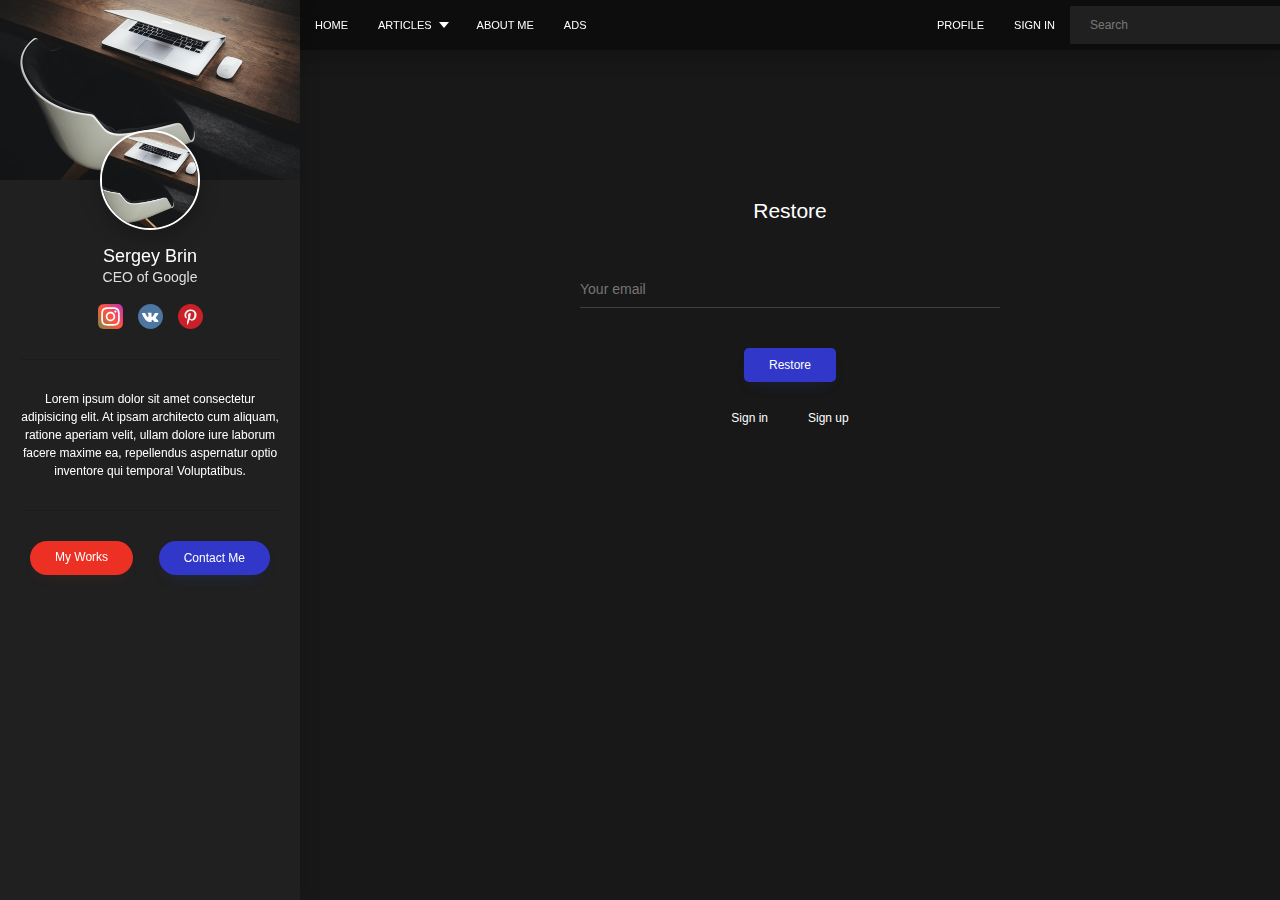
<file: restore.html>
<!DOCTYPE html>
<html lang="en">
<head>
    <meta charset="UTF-8">
    <link rel="stylesheet" href="assets/css/style.min.css">
    
    <!-- Useful meta tags -->
    <meta http-equiv="x-ua-compatible" content="ie=edge">
    <meta name="viewport" content="width=device-width, initial-scale=1, shrink-to-fit=no">
    <meta name="robots" content="index, follow">
    <meta name="google" content="notranslate">
    <meta name="format-detection" content="telephone=no">
    <meta name="description" content="">
    <link rel="shortcut icon" href="assets/images/head/blogger.ico">
    <title>Personal-blog | Restore</title>
</head>
<body>
    <!--  class="no_scroll" -->
    <div class="all">
        <!-- SVG -->
            <div class="svg" style="display: none;">
                <svg>
                    <symbol id="post-icon" viewBox="0 0 17 17">
                        <path d="M16.6479 7.94818L0.862529 0.662644C0.611178 0.548504 0.311256 0.616502 0.136404 0.83264C-0.0396636 1.04878 -0.0457348 1.35598 0.121832 1.57819L5.31278 8.49945L0.121832 15.4207C-0.0457348 15.6429 -0.0396636 15.9513 0.135189 16.1663C0.252972 16.3132 0.429039 16.3921 0.607535 16.3921C0.693747 16.3921 0.779959 16.3739 0.861314 16.3363L16.6466 9.05072C16.8628 8.95115 17 8.73623 17 8.49945C17 8.26267 16.8628 8.04775 16.6479 7.94818Z"/>
                    </symbol>
                </svg>
                <svg>
                    <symbol id="camera-icon" viewBox="0 0 22 22">
                        <path d="M12.9443 9.74291C14.0183 10.8169 14.0183 12.5581 12.9443 13.6321C11.8703 14.7061 10.1291 14.7061 9.05512 13.6321C7.98114 12.5581 7.98114 10.8169 9.05512 9.74291C10.1291 8.66893 11.8703 8.66893 12.9443 9.74291Z"/>
                        <path d="M19.25 4.12481H17.3499L15.9742 1.37471H6.02455L4.65015 4.12616L2.75275 4.12953C1.24009 4.13224 0.00869272 5.36494 0.00738656 6.87828L0 17.8746C0 19.3913 1.23337 20.6253 2.7501 20.6253H19.25C20.7667 20.6253 22.0001 19.392 22.0001 17.8752V6.87486C22 5.35818 20.7666 4.12481 19.25 4.12481ZM10.9997 17.1877C7.9669 17.1877 5.49947 14.7203 5.49947 11.6875C5.49947 8.65475 7.9669 6.18732 10.9997 6.18732C14.0324 6.18732 16.4999 8.65475 16.4999 11.6875C16.4999 14.7203 14.0324 17.1877 10.9997 17.1877Z"/>
                    </symbol>
                </svg>
                <svg>
                    <symbol id="share-icon" viewBox="0 0 20 20">
                        <path d="M15.8594 12.9688C14.7017 12.9688 13.6731 13.5313 13.0321 14.3973L7.51375 11.5772C7.60633 11.2627 7.65625 10.93 7.65625 10.5859C7.65625 10.1199 7.56488 9.67484 7.39945 9.26746L13.183 5.79254C13.8284 6.54996 14.7887 7.03125 15.8594 7.03125C17.7979 7.03125 19.375 5.45414 19.375 3.51562C19.375 1.57711 17.7979 0 15.8594 0C13.9209 0 12.3438 1.57711 12.3438 3.51562C12.3438 3.96367 12.4282 4.3923 12.5816 4.78672L6.78359 8.27031C6.13875 7.53523 5.19301 7.07031 4.14062 7.07031C2.20211 7.07031 0.625 8.64742 0.625 10.5859C0.625 12.5245 2.20211 14.1016 4.14062 14.1016C5.31727 14.1016 6.36063 13.5205 6.9991 12.6302L12.5014 15.4421C12.399 15.7716 12.3438 16.1216 12.3438 16.4844C12.3438 18.4229 13.9209 20 15.8594 20C17.7979 20 19.375 18.4229 19.375 16.4844C19.375 14.5459 17.7979 12.9688 15.8594 12.9688ZM15.8594 1.17188C17.1517 1.17188 18.2031 2.22328 18.2031 3.51562C18.2031 4.80797 17.1517 5.85938 15.8594 5.85938C14.567 5.85938 13.5156 4.80797 13.5156 3.51562C13.5156 2.22328 14.567 1.17188 15.8594 1.17188ZM4.14062 12.9297C2.84828 12.9297 1.79688 11.8783 1.79688 10.5859C1.79688 9.29359 2.84828 8.24219 4.14062 8.24219C5.43297 8.24219 6.48438 9.29359 6.48438 10.5859C6.48438 11.8783 5.43297 12.9297 4.14062 12.9297ZM15.8594 18.8281C14.567 18.8281 13.5156 17.7767 13.5156 16.4844C13.5156 15.192 14.567 14.1406 15.8594 14.1406C17.1517 14.1406 18.2031 15.192 18.2031 16.4844C18.2031 17.7767 17.1517 18.8281 15.8594 18.8281Z"/>
                    </symbol>
                </svg>
                <svg>
                    <symbol id="cancel-icon" viewBox="0 0 20 20">
                        <path d="M11.1047 10.0008L19.7709 1.33447C20.0761 1.02935 20.0761 0.534663 19.7709 0.229585C19.4658 -0.0754924 18.9711 -0.0755315 18.6661 0.229585L9.99975 8.8959L1.33347 0.229585C1.02836 -0.0755315 0.533671 -0.0755315 0.228593 0.229585C-0.0764842 0.534702 -0.0765233 1.02939 0.228593 1.33447L8.89487 10.0007L0.228593 18.667C-0.0765233 18.9722 -0.0765233 19.4669 0.228593 19.7719C0.381132 19.9245 0.581093 20.0007 0.781053 20.0007C0.981014 20.0007 1.18094 19.9245 1.33351 19.7719L9.99975 11.1057L18.666 19.7719C18.8186 19.9245 19.0185 20.0007 19.2185 20.0007C19.4184 20.0007 19.6184 19.9245 19.7709 19.7719C20.0761 19.4668 20.0761 18.9721 19.7709 18.667L11.1047 10.0008Z"/>
                    </symbol>
                </svg>
            </div>
            
                

        <!-- Header -->
            <header class="header">
                <div class="header_left">
                    <nav class="nav">
                        <ul class="nav_list">
                            <li class="nav_item">
                                <a href="index.html" class="nav_link">Home</a>
                            </li>
                            <li class="nav_item">
                                <a href="" class="nav_link has-subnav">Articles</a>
                                <ul class="subnav">
                                    <li class="subnav_item">
                                        <a href="" class="subnav_link">Website Creation</a>
                                    </li>
                                    <li class="subnav_item">
                                        <a href="" class="subnav_link">Internet-Marketing</a>
                                    </li>
                                    <li class="subnav_item">
                                        <a href="" class="subnav_link">Video Boosting</a>
                                    </li>
                                </ul>
                            </li>
                            <li class="nav_item">
                                <a href="text.html" class="nav_link">About Me</a>
                            </li>
                            <li class="nav_item">
                                <a href="" class="nav_link">Ads</a>
                            </li>
                        </ul>
                    </nav>
                    <button class="burger active" id="sidebarToggle">
                        <span></span>
                    </button>
                </div>
                
                <div class="header_right">
                    <nav class="nav">
                        <ul class="nav_list">
                            <li class="nav_item">
                                <a href="profile.html" class="nav_link">Profile</a>
                            </li>
                            <li class="nav_item">
                                <a href="signin.html" class="nav_link">Sign in</a>
                            </li>
                        </ul>
                    </nav>
                    <form action="search.html" method="get" class="header_search">
                        <input type="text" class="header_search_input" placeholder="Search">
                    </form>
                </div>
            </header>
        
        <!-- Sidebar -->
            <aside class="sidebar" id="sidebar">
                <div class="sidebar_header">
                    <img src="assets/images/sidebar/sidebar-bg.jpg" alt="sidebar background image">
                </div>
                <div class="sidebar_profile ">
                    <div class="profile">
                        <div class="sidebar_profile_header">
                            <img src="assets/images/sidebar/sidebar-bg.jpg" alt="profile photo" class="profile_img">
                            <div class="profile_info">
                                <h1 class="profile_name">Sergey Brin</h1>
                                <h3 class="profile_prof">CEO of Google</h3>
                            </div>
                        </div>
            
                        <nav class="mobile_nav">
                            <ul class="mobile_nav_list">
                                <li class="nav_item">
                                    <a href="index.html" class="nav_link">Home</a>
                                </li>
                                <li class="nav_item">
                                    <a href="" class="nav_link has-subnav mobile_nav_link">Articles</a>
                                    <ul class="mobile_subnav">
                                        <li class="subnav_item">
                                            <a href="" class="subnav_link">Website Creation</a>
                                        </li>
                                        <li class="subnav_item">
                                            <a href="" class="subnav_link">Internet-Marketing</a>
                                        </li>
                                        <li class="subnav_item">
                                            <a href="" class="subnav_link">Video Boosting</a>
                                        </li>
                                    </ul>
                                </li>
                                <li class="nav_item">
                                    <a href="text.html" class="nav_link">About Me</a>
                                </li>
                                <li class="nav_item">
                                    <a href="" class="nav_link">Ads</a>
                                </li>
                            </ul>
                        </nav>
            
                        <ul class="social">
                            <li class="social_item">
                                <a href="" class="social_link" target="_blank">
                                    <img src="assets/images/sidebar/instagram.svg" alt="instagram icon" class="social_icon">
                                </a>
                            </li>
                            <li class="social_item">
                                <a href="" class="social_link" target="_blank">
                                    <img src="assets/images/sidebar/vk.svg" alt="vk icon" class="social_icon">
                                </a>
                            </li>
                            <li class="social_item">
                                <a href="" class="social_link" target="_blank">
                                    <img src="assets/images/sidebar/pinterest.svg" alt="pinterest icon" class="social_icon">
                                </a>
                            </li>
                        </ul>
                    </div>
                    <div class="profile_text">
                        Lorem ipsum dolor sit amet consectetur adipisicing elit. At ipsam architecto cum aliquam, ratione aperiam velit, ullam dolore iure laborum facere maxime ea, repellendus aspernatur optio inventore qui tempora! Voluptatibus.
                    </div>
                </div>
                <div class="sidebar_btns">
                    <a href="works.html" class="sidebar_btn btn--red">My Works</a>
                    <button class="sidebar_btn btn--blue" type="button" data-modal="contact-modal" onclick="modalOpen()">Contact Me</button>
                </div>
            </aside>
        <!-- Main -->
        <main class="main">
            <div class="container">
                
                <div class="restore">
                    <h1 class="signup_title">Restore</h1>
                
                    <form action="/" class="signup_form" method="post">
                        <div class="signup_info">
                            <div class="profile_form_group">
                                <input type="email" name="" id="" placeholder="Your email" class="signup_form_input">
                                <span class="profile_form_line"></span>
                            </div>
                            <div class="signup_btns">
                                <button class="btn btn--blue signup_btn br5px">Restore</button>
                                <ul class="form_footer_list">
                                    <li>
                                        <a href="signin.html">Sign in</a>
                                    </li>
                                    <li>
                                        <a href="signup.html">Sign up</a>
                                    </li>
                                </ul>
                            </div>
                        </div>
                    </form>
                </div>
            </div>
        </main>
        <div class="all_mask" id="all-mask"></div>
    </div>
    <div class="modal" id="story-modal">
        <div class="modal_content modal_content_story">
            <video src="" class="modal_video" poster="https://placehold.it/420x580"></video>
    
        </div>
    </div>    <div class="modal" id="share-modal">
        <div class="modal_content p8rem">
            <ul class="share_social">
                <li class="share_social_item">
                    <a href="" class="share_social_link" target="_blank">
                        <img src="assets/images/share/fb.svg" alt="fb icon" class="social_icon">
                    </a>
                </li>
                <li class="share_social_item">
                    <a href="" class="share_social_link" target="_blank">
                        <img src="assets/images/share/twitter.svg" alt="twitter icon" class="social_icon">
                    </a>
                </li>
                <li class="share_social_item">
                    <a href="" class="share_social_link" target="_blank">
                        <img src="assets/images/share/vk.svg" alt="vk icon" class="social_icon">
                    </a>
                </li>
                <li class="share_social_item">
                    <a href="" class="share_social_link" target="_blank">
                        <img src="assets/images/share/share.svg" alt="share icon" class="social_icon">
                    </a>
                </li>
            </ul>
            <button class="modal_close_btn">
                <svg class="modal_close_icon">
                    <use xlink:href="#cancel-icon"></use>
                </svg>
            </button>
        </div>
    </div>    <div class="modal" id="contact-modal">
        <div class="modal_content">
            <form action="/" class="contact_form" method="post">
                <div class="contact_info">
                    <div class="contact_form_group">
                        <input type="text" placeholder="Your name" class="contact_form_input">
                        <span class="contact_form_line"></span>
                    </div>
                    <div class="contact_form_group">
                        <input type="email" placeholder="Your email" class="contact_form_input">
                        <span class="contact_form_line"></span>
                    </div>
                    <div class="contact_form_group">
                        <input type="password" placeholder="Password" class="contact_form_input">
                        <span class="contact_form_line"></span>
                    </div>
                    
                    <div class="contact_btns">
                        <button class="btn btn--blue contact_btn br5px">Send</button>
                        <ul class="form_footer_list">
                            <li>
                                Email: <a href="signin.html">info@mywebsite.ru</a>
                            </li>
                            <li>
                                Phone: <a href="restore.html">+943-232-856-22</a>
                            </li>
                        </ul>
                    </div>
                </div>
            </form>
    
            <button class="modal_close_btn" onclick="modalClose()">
                <svg class="modal_close_icon">
                    <use xlink:href="#cancel-icon"></use>
                </svg>
            </button>
        </div>
    </div>
    <!-- JS -->
    <script src="assets/js/app.js"></script>
</body>
</html>
</file>
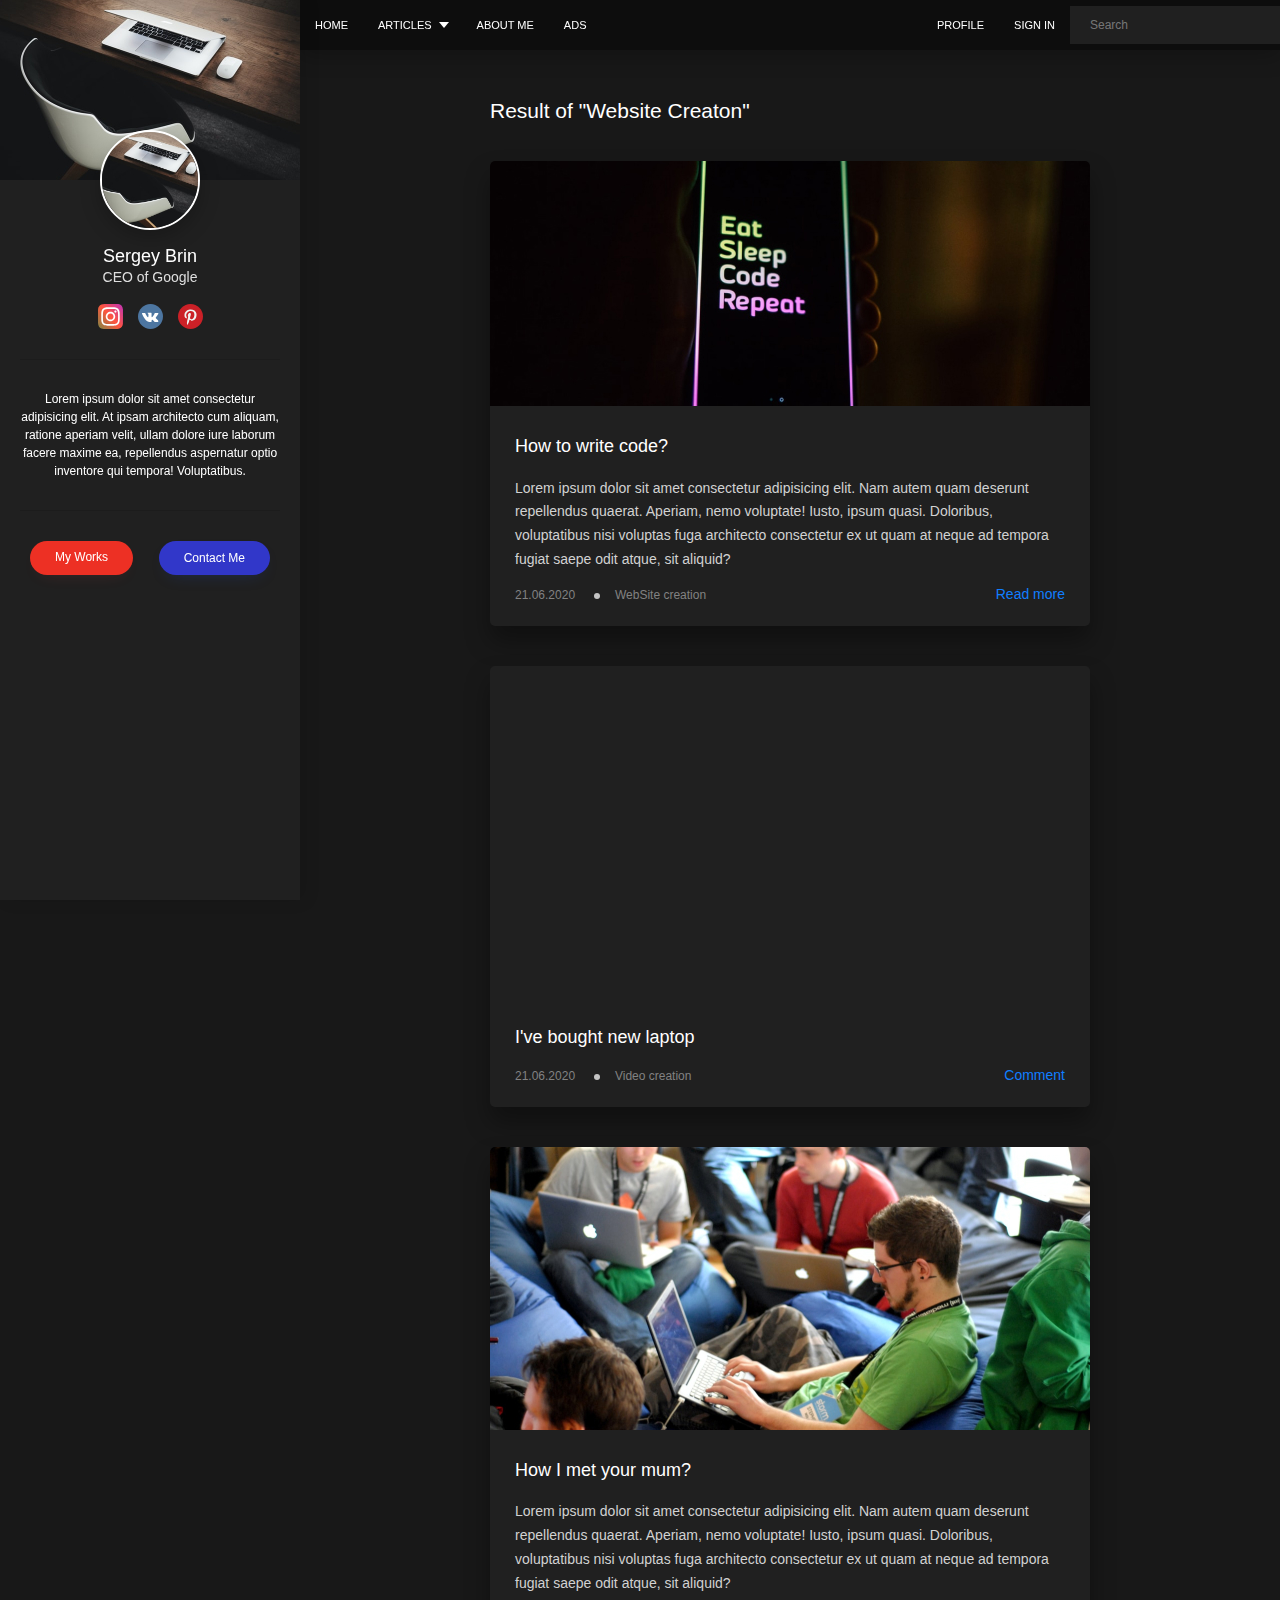
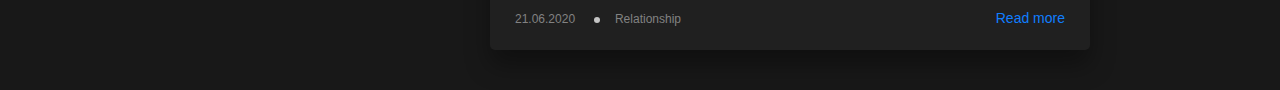
<file: search.html>
<!DOCTYPE html>
<html lang="en">
<head>
    <meta charset="UTF-8">
    <link rel="stylesheet" href="assets/css/style.min.css">
    
    <!-- Useful meta tags -->
    <meta http-equiv="x-ua-compatible" content="ie=edge">
    <meta name="viewport" content="width=device-width, initial-scale=1, shrink-to-fit=no">
    <meta name="robots" content="index, follow">
    <meta name="google" content="notranslate">
    <meta name="format-detection" content="telephone=no">
    <meta name="description" content="">
    <link rel="shortcut icon" href="assets/images/head/blogger.ico">
    <title>Personal-blog | Search</title>
</head>
<body>
    <!--  class="no_scroll" -->
    <div class="all">
        <!-- SVG -->
            <div class="svg" style="display: none;">
                <svg>
                    <symbol id="post-icon" viewBox="0 0 17 17">
                        <path d="M16.6479 7.94818L0.862529 0.662644C0.611178 0.548504 0.311256 0.616502 0.136404 0.83264C-0.0396636 1.04878 -0.0457348 1.35598 0.121832 1.57819L5.31278 8.49945L0.121832 15.4207C-0.0457348 15.6429 -0.0396636 15.9513 0.135189 16.1663C0.252972 16.3132 0.429039 16.3921 0.607535 16.3921C0.693747 16.3921 0.779959 16.3739 0.861314 16.3363L16.6466 9.05072C16.8628 8.95115 17 8.73623 17 8.49945C17 8.26267 16.8628 8.04775 16.6479 7.94818Z"/>
                    </symbol>
                </svg>
                <svg>
                    <symbol id="camera-icon" viewBox="0 0 22 22">
                        <path d="M12.9443 9.74291C14.0183 10.8169 14.0183 12.5581 12.9443 13.6321C11.8703 14.7061 10.1291 14.7061 9.05512 13.6321C7.98114 12.5581 7.98114 10.8169 9.05512 9.74291C10.1291 8.66893 11.8703 8.66893 12.9443 9.74291Z"/>
                        <path d="M19.25 4.12481H17.3499L15.9742 1.37471H6.02455L4.65015 4.12616L2.75275 4.12953C1.24009 4.13224 0.00869272 5.36494 0.00738656 6.87828L0 17.8746C0 19.3913 1.23337 20.6253 2.7501 20.6253H19.25C20.7667 20.6253 22.0001 19.392 22.0001 17.8752V6.87486C22 5.35818 20.7666 4.12481 19.25 4.12481ZM10.9997 17.1877C7.9669 17.1877 5.49947 14.7203 5.49947 11.6875C5.49947 8.65475 7.9669 6.18732 10.9997 6.18732C14.0324 6.18732 16.4999 8.65475 16.4999 11.6875C16.4999 14.7203 14.0324 17.1877 10.9997 17.1877Z"/>
                    </symbol>
                </svg>
                <svg>
                    <symbol id="share-icon" viewBox="0 0 20 20">
                        <path d="M15.8594 12.9688C14.7017 12.9688 13.6731 13.5313 13.0321 14.3973L7.51375 11.5772C7.60633 11.2627 7.65625 10.93 7.65625 10.5859C7.65625 10.1199 7.56488 9.67484 7.39945 9.26746L13.183 5.79254C13.8284 6.54996 14.7887 7.03125 15.8594 7.03125C17.7979 7.03125 19.375 5.45414 19.375 3.51562C19.375 1.57711 17.7979 0 15.8594 0C13.9209 0 12.3438 1.57711 12.3438 3.51562C12.3438 3.96367 12.4282 4.3923 12.5816 4.78672L6.78359 8.27031C6.13875 7.53523 5.19301 7.07031 4.14062 7.07031C2.20211 7.07031 0.625 8.64742 0.625 10.5859C0.625 12.5245 2.20211 14.1016 4.14062 14.1016C5.31727 14.1016 6.36063 13.5205 6.9991 12.6302L12.5014 15.4421C12.399 15.7716 12.3438 16.1216 12.3438 16.4844C12.3438 18.4229 13.9209 20 15.8594 20C17.7979 20 19.375 18.4229 19.375 16.4844C19.375 14.5459 17.7979 12.9688 15.8594 12.9688ZM15.8594 1.17188C17.1517 1.17188 18.2031 2.22328 18.2031 3.51562C18.2031 4.80797 17.1517 5.85938 15.8594 5.85938C14.567 5.85938 13.5156 4.80797 13.5156 3.51562C13.5156 2.22328 14.567 1.17188 15.8594 1.17188ZM4.14062 12.9297C2.84828 12.9297 1.79688 11.8783 1.79688 10.5859C1.79688 9.29359 2.84828 8.24219 4.14062 8.24219C5.43297 8.24219 6.48438 9.29359 6.48438 10.5859C6.48438 11.8783 5.43297 12.9297 4.14062 12.9297ZM15.8594 18.8281C14.567 18.8281 13.5156 17.7767 13.5156 16.4844C13.5156 15.192 14.567 14.1406 15.8594 14.1406C17.1517 14.1406 18.2031 15.192 18.2031 16.4844C18.2031 17.7767 17.1517 18.8281 15.8594 18.8281Z"/>
                    </symbol>
                </svg>
                <svg>
                    <symbol id="cancel-icon" viewBox="0 0 20 20">
                        <path d="M11.1047 10.0008L19.7709 1.33447C20.0761 1.02935 20.0761 0.534663 19.7709 0.229585C19.4658 -0.0754924 18.9711 -0.0755315 18.6661 0.229585L9.99975 8.8959L1.33347 0.229585C1.02836 -0.0755315 0.533671 -0.0755315 0.228593 0.229585C-0.0764842 0.534702 -0.0765233 1.02939 0.228593 1.33447L8.89487 10.0007L0.228593 18.667C-0.0765233 18.9722 -0.0765233 19.4669 0.228593 19.7719C0.381132 19.9245 0.581093 20.0007 0.781053 20.0007C0.981014 20.0007 1.18094 19.9245 1.33351 19.7719L9.99975 11.1057L18.666 19.7719C18.8186 19.9245 19.0185 20.0007 19.2185 20.0007C19.4184 20.0007 19.6184 19.9245 19.7709 19.7719C20.0761 19.4668 20.0761 18.9721 19.7709 18.667L11.1047 10.0008Z"/>
                    </symbol>
                </svg>
            </div>
            
                

        <!-- Header -->
            <header class="header">
                <div class="header_left">
                    <nav class="nav">
                        <ul class="nav_list">
                            <li class="nav_item">
                                <a href="index.html" class="nav_link">Home</a>
                            </li>
                            <li class="nav_item">
                                <a href="" class="nav_link has-subnav">Articles</a>
                                <ul class="subnav">
                                    <li class="subnav_item">
                                        <a href="" class="subnav_link">Website Creation</a>
                                    </li>
                                    <li class="subnav_item">
                                        <a href="" class="subnav_link">Internet-Marketing</a>
                                    </li>
                                    <li class="subnav_item">
                                        <a href="" class="subnav_link">Video Boosting</a>
                                    </li>
                                </ul>
                            </li>
                            <li class="nav_item">
                                <a href="text.html" class="nav_link">About Me</a>
                            </li>
                            <li class="nav_item">
                                <a href="" class="nav_link">Ads</a>
                            </li>
                        </ul>
                    </nav>
                    <button class="burger active" id="sidebarToggle">
                        <span></span>
                    </button>
                </div>
                
                <div class="header_right">
                    <nav class="nav">
                        <ul class="nav_list">
                            <li class="nav_item">
                                <a href="profile.html" class="nav_link">Profile</a>
                            </li>
                            <li class="nav_item">
                                <a href="signin.html" class="nav_link">Sign in</a>
                            </li>
                        </ul>
                    </nav>
                    <form action="search.html" method="get" class="header_search">
                        <input type="text" class="header_search_input" placeholder="Search">
                    </form>
                </div>
            </header>
        
        <!-- Sidebar -->
            <aside class="sidebar" id="sidebar">
                <div class="sidebar_header">
                    <img src="assets/images/sidebar/sidebar-bg.jpg" alt="sidebar background image">
                </div>
                <div class="sidebar_profile ">
                    <div class="profile">
                        <div class="sidebar_profile_header">
                            <img src="assets/images/sidebar/sidebar-bg.jpg" alt="profile photo" class="profile_img">
                            <div class="profile_info">
                                <h1 class="profile_name">Sergey Brin</h1>
                                <h3 class="profile_prof">CEO of Google</h3>
                            </div>
                        </div>
            
                        <nav class="mobile_nav">
                            <ul class="mobile_nav_list">
                                <li class="nav_item">
                                    <a href="index.html" class="nav_link">Home</a>
                                </li>
                                <li class="nav_item">
                                    <a href="" class="nav_link has-subnav mobile_nav_link">Articles</a>
                                    <ul class="mobile_subnav">
                                        <li class="subnav_item">
                                            <a href="" class="subnav_link">Website Creation</a>
                                        </li>
                                        <li class="subnav_item">
                                            <a href="" class="subnav_link">Internet-Marketing</a>
                                        </li>
                                        <li class="subnav_item">
                                            <a href="" class="subnav_link">Video Boosting</a>
                                        </li>
                                    </ul>
                                </li>
                                <li class="nav_item">
                                    <a href="text.html" class="nav_link">About Me</a>
                                </li>
                                <li class="nav_item">
                                    <a href="" class="nav_link">Ads</a>
                                </li>
                            </ul>
                        </nav>
            
                        <ul class="social">
                            <li class="social_item">
                                <a href="" class="social_link" target="_blank">
                                    <img src="assets/images/sidebar/instagram.svg" alt="instagram icon" class="social_icon">
                                </a>
                            </li>
                            <li class="social_item">
                                <a href="" class="social_link" target="_blank">
                                    <img src="assets/images/sidebar/vk.svg" alt="vk icon" class="social_icon">
                                </a>
                            </li>
                            <li class="social_item">
                                <a href="" class="social_link" target="_blank">
                                    <img src="assets/images/sidebar/pinterest.svg" alt="pinterest icon" class="social_icon">
                                </a>
                            </li>
                        </ul>
                    </div>
                    <div class="profile_text">
                        Lorem ipsum dolor sit amet consectetur adipisicing elit. At ipsam architecto cum aliquam, ratione aperiam velit, ullam dolore iure laborum facere maxime ea, repellendus aspernatur optio inventore qui tempora! Voluptatibus.
                    </div>
                </div>
                <div class="sidebar_btns">
                    <a href="works.html" class="sidebar_btn btn--red">My Works</a>
                    <button class="sidebar_btn btn--blue" type="button" data-modal="contact-modal" onclick="modalOpen()">Contact Me</button>
                </div>
            </aside>
        <!-- Main -->
        <main class="main">
            <div class="container">
                
                <h1 class="search_title">Result of "Website Creaton"</h1>
                
                <article class="post">
                    <div class="post_header m-25r">
                        <img src="assets/images/post/1.jpg" alt="post image">
                    </div>
                
                    <div class="post_content">
                        <h1 class="post_title">
                            <a href="" target="_blank">How to write code?</a>
                        </h1>
                        <p>
                            Lorem ipsum dolor sit amet consectetur adipisicing elit. Nam autem quam deserunt repellendus quaerat. Aperiam, nemo voluptate! Iusto, ipsum quasi. Doloribus, voluptatibus nisi voluptas fuga architecto consectetur ex ut quam at neque ad tempora fugiat saepe odit atque, sit aliquid?
                        </p>
                    </div>
                    
                    <div class="post_footer">
                        <ul class="post_date">
                            <li class="post_date_item">
                                <time datetime="2020-06-21 19:20">21.06.2020</time>
                            </li>
                            <li class="post_date_item">
                                <a href="" class="post_topic" target="_blank">WebSite creation</a>
                            </li>
                        </ul>
                
                        <a href="post.html" class="post_footer_btn" target="_blank">Read more</a>
                    </div>
                </article>
                
                <article class="post">
                    <div class="post_header mb25r">
                        <div class="embed">
                            <iframe src="https://www.youtube.com/embed/p4zbV1MBJNs?list=PLoq3Accf02PWYMRAU8RDRjSfJK52vUTo2" frameborder="0" allow="accelerometer; autoplay; clipboard-write; encrypted-media; gyroscope; picture-in-picture; web-share" allowfullscreen></iframe>
                        </div>
                    </div>
                
                    <div class="post_content">
                        <h1 class="post_title">
                            <a href="" target="_blank">I've bought new laptop</a>
                        </h1>
                    </div>
                    
                    <div class="post_footer">
                        <ul class="post_date">
                            <li class="post_date_item">
                                <time datetime="2020-06-21 19:20">21.06.2020</time>
                            </li>
                            <li class="post_date_item">
                                <a href="" class="post_topic" target="_blank">Video creation</a>
                            </li>
                        </ul>
                
                        <a href="" class="post_footer_btn" target="_blank">Comment</a>
                    </div>
                </article>
                
                <article class="post">
                    <div class="post_header m-25r">
                        <img src="assets/images/post/2.jpg" alt="post image">
                    </div>
                
                    <div class="post_content">
                        <h1 class="post_title">
                            <a href="" target="_blank">How I met your mum?</a>
                        </h1>
                        <p>
                            Lorem ipsum dolor sit amet consectetur adipisicing elit. Nam autem quam deserunt repellendus quaerat. Aperiam, nemo voluptate! Iusto, ipsum quasi. Doloribus, voluptatibus nisi voluptas fuga architecto consectetur ex ut quam at neque ad tempora fugiat saepe odit atque, sit aliquid?
                        </p>
                    </div>
                    
                    <div class="post_footer">
                        <ul class="post_date">
                            <li class="post_date_item">
                                <time datetime="2020-06-21 19:20">21.06.2020</time>
                            </li>
                            <li class="post_date_item">
                                <a href="" class="post_topic" target="_blank">Relationship</a>
                            </li>
                        </ul>
                
                        <a href="" class="post_footer_btn" target="_blank">Read more</a>
                    </div>
                </article>
            </div>
        </main>
        <div class="all_mask" id="all-mask"></div>
    </div>
    <div class="modal" id="story-modal">
        <div class="modal_content modal_content_story">
            <video src="" class="modal_video" poster="https://placehold.it/420x580"></video>
    
        </div>
    </div>    <div class="modal" id="share-modal">
        <div class="modal_content p8rem">
            <ul class="share_social">
                <li class="share_social_item">
                    <a href="" class="share_social_link" target="_blank">
                        <img src="assets/images/share/fb.svg" alt="fb icon" class="social_icon">
                    </a>
                </li>
                <li class="share_social_item">
                    <a href="" class="share_social_link" target="_blank">
                        <img src="assets/images/share/twitter.svg" alt="twitter icon" class="social_icon">
                    </a>
                </li>
                <li class="share_social_item">
                    <a href="" class="share_social_link" target="_blank">
                        <img src="assets/images/share/vk.svg" alt="vk icon" class="social_icon">
                    </a>
                </li>
                <li class="share_social_item">
                    <a href="" class="share_social_link" target="_blank">
                        <img src="assets/images/share/share.svg" alt="share icon" class="social_icon">
                    </a>
                </li>
            </ul>
            <button class="modal_close_btn">
                <svg class="modal_close_icon">
                    <use xlink:href="#cancel-icon"></use>
                </svg>
            </button>
        </div>
    </div>    <div class="modal" id="contact-modal">
        <div class="modal_content">
            <form action="/" class="contact_form" method="post">
                <div class="contact_info">
                    <div class="contact_form_group">
                        <input type="text" placeholder="Your name" class="contact_form_input">
                        <span class="contact_form_line"></span>
                    </div>
                    <div class="contact_form_group">
                        <input type="email" placeholder="Your email" class="contact_form_input">
                        <span class="contact_form_line"></span>
                    </div>
                    <div class="contact_form_group">
                        <input type="password" placeholder="Password" class="contact_form_input">
                        <span class="contact_form_line"></span>
                    </div>
                    
                    <div class="contact_btns">
                        <button class="btn btn--blue contact_btn br5px">Send</button>
                        <ul class="form_footer_list">
                            <li>
                                Email: <a href="signin.html">info@mywebsite.ru</a>
                            </li>
                            <li>
                                Phone: <a href="restore.html">+943-232-856-22</a>
                            </li>
                        </ul>
                    </div>
                </div>
            </form>
    
            <button class="modal_close_btn" onclick="modalClose()">
                <svg class="modal_close_icon">
                    <use xlink:href="#cancel-icon"></use>
                </svg>
            </button>
        </div>
    </div>
    <!-- JS -->
    <script src="assets/js/app.js"></script>
</body>
</html>
</file>
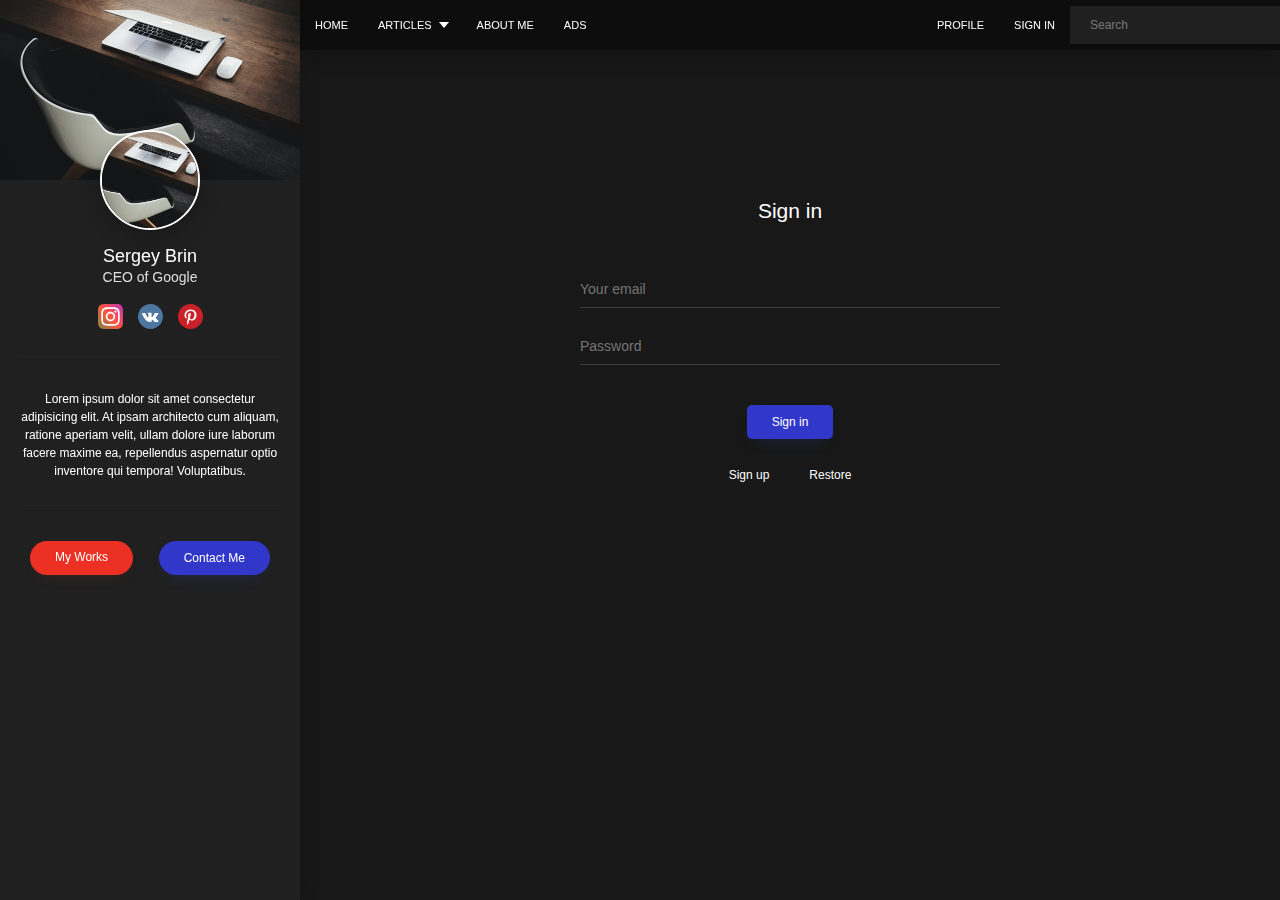
<file: signin.html>
<!DOCTYPE html>
<html lang="en">
<head>
    <meta charset="UTF-8">
    <link rel="stylesheet" href="assets/css/style.min.css">
    
    <!-- Useful meta tags -->
    <meta http-equiv="x-ua-compatible" content="ie=edge">
    <meta name="viewport" content="width=device-width, initial-scale=1, shrink-to-fit=no">
    <meta name="robots" content="index, follow">
    <meta name="google" content="notranslate">
    <meta name="format-detection" content="telephone=no">
    <meta name="description" content="">
    <link rel="shortcut icon" href="assets/images/head/blogger.ico">
    <title>Personal-blog | Sign in</title>
</head>
<body>
    <!--  class="no_scroll" -->
    <div class="all">
        <!-- SVG -->
            <div class="svg" style="display: none;">
                <svg>
                    <symbol id="post-icon" viewBox="0 0 17 17">
                        <path d="M16.6479 7.94818L0.862529 0.662644C0.611178 0.548504 0.311256 0.616502 0.136404 0.83264C-0.0396636 1.04878 -0.0457348 1.35598 0.121832 1.57819L5.31278 8.49945L0.121832 15.4207C-0.0457348 15.6429 -0.0396636 15.9513 0.135189 16.1663C0.252972 16.3132 0.429039 16.3921 0.607535 16.3921C0.693747 16.3921 0.779959 16.3739 0.861314 16.3363L16.6466 9.05072C16.8628 8.95115 17 8.73623 17 8.49945C17 8.26267 16.8628 8.04775 16.6479 7.94818Z"/>
                    </symbol>
                </svg>
                <svg>
                    <symbol id="camera-icon" viewBox="0 0 22 22">
                        <path d="M12.9443 9.74291C14.0183 10.8169 14.0183 12.5581 12.9443 13.6321C11.8703 14.7061 10.1291 14.7061 9.05512 13.6321C7.98114 12.5581 7.98114 10.8169 9.05512 9.74291C10.1291 8.66893 11.8703 8.66893 12.9443 9.74291Z"/>
                        <path d="M19.25 4.12481H17.3499L15.9742 1.37471H6.02455L4.65015 4.12616L2.75275 4.12953C1.24009 4.13224 0.00869272 5.36494 0.00738656 6.87828L0 17.8746C0 19.3913 1.23337 20.6253 2.7501 20.6253H19.25C20.7667 20.6253 22.0001 19.392 22.0001 17.8752V6.87486C22 5.35818 20.7666 4.12481 19.25 4.12481ZM10.9997 17.1877C7.9669 17.1877 5.49947 14.7203 5.49947 11.6875C5.49947 8.65475 7.9669 6.18732 10.9997 6.18732C14.0324 6.18732 16.4999 8.65475 16.4999 11.6875C16.4999 14.7203 14.0324 17.1877 10.9997 17.1877Z"/>
                    </symbol>
                </svg>
                <svg>
                    <symbol id="share-icon" viewBox="0 0 20 20">
                        <path d="M15.8594 12.9688C14.7017 12.9688 13.6731 13.5313 13.0321 14.3973L7.51375 11.5772C7.60633 11.2627 7.65625 10.93 7.65625 10.5859C7.65625 10.1199 7.56488 9.67484 7.39945 9.26746L13.183 5.79254C13.8284 6.54996 14.7887 7.03125 15.8594 7.03125C17.7979 7.03125 19.375 5.45414 19.375 3.51562C19.375 1.57711 17.7979 0 15.8594 0C13.9209 0 12.3438 1.57711 12.3438 3.51562C12.3438 3.96367 12.4282 4.3923 12.5816 4.78672L6.78359 8.27031C6.13875 7.53523 5.19301 7.07031 4.14062 7.07031C2.20211 7.07031 0.625 8.64742 0.625 10.5859C0.625 12.5245 2.20211 14.1016 4.14062 14.1016C5.31727 14.1016 6.36063 13.5205 6.9991 12.6302L12.5014 15.4421C12.399 15.7716 12.3438 16.1216 12.3438 16.4844C12.3438 18.4229 13.9209 20 15.8594 20C17.7979 20 19.375 18.4229 19.375 16.4844C19.375 14.5459 17.7979 12.9688 15.8594 12.9688ZM15.8594 1.17188C17.1517 1.17188 18.2031 2.22328 18.2031 3.51562C18.2031 4.80797 17.1517 5.85938 15.8594 5.85938C14.567 5.85938 13.5156 4.80797 13.5156 3.51562C13.5156 2.22328 14.567 1.17188 15.8594 1.17188ZM4.14062 12.9297C2.84828 12.9297 1.79688 11.8783 1.79688 10.5859C1.79688 9.29359 2.84828 8.24219 4.14062 8.24219C5.43297 8.24219 6.48438 9.29359 6.48438 10.5859C6.48438 11.8783 5.43297 12.9297 4.14062 12.9297ZM15.8594 18.8281C14.567 18.8281 13.5156 17.7767 13.5156 16.4844C13.5156 15.192 14.567 14.1406 15.8594 14.1406C17.1517 14.1406 18.2031 15.192 18.2031 16.4844C18.2031 17.7767 17.1517 18.8281 15.8594 18.8281Z"/>
                    </symbol>
                </svg>
                <svg>
                    <symbol id="cancel-icon" viewBox="0 0 20 20">
                        <path d="M11.1047 10.0008L19.7709 1.33447C20.0761 1.02935 20.0761 0.534663 19.7709 0.229585C19.4658 -0.0754924 18.9711 -0.0755315 18.6661 0.229585L9.99975 8.8959L1.33347 0.229585C1.02836 -0.0755315 0.533671 -0.0755315 0.228593 0.229585C-0.0764842 0.534702 -0.0765233 1.02939 0.228593 1.33447L8.89487 10.0007L0.228593 18.667C-0.0765233 18.9722 -0.0765233 19.4669 0.228593 19.7719C0.381132 19.9245 0.581093 20.0007 0.781053 20.0007C0.981014 20.0007 1.18094 19.9245 1.33351 19.7719L9.99975 11.1057L18.666 19.7719C18.8186 19.9245 19.0185 20.0007 19.2185 20.0007C19.4184 20.0007 19.6184 19.9245 19.7709 19.7719C20.0761 19.4668 20.0761 18.9721 19.7709 18.667L11.1047 10.0008Z"/>
                    </symbol>
                </svg>
            </div>
            
                

        <!-- Header -->
            <header class="header">
                <div class="header_left">
                    <nav class="nav">
                        <ul class="nav_list">
                            <li class="nav_item">
                                <a href="index.html" class="nav_link">Home</a>
                            </li>
                            <li class="nav_item">
                                <a href="" class="nav_link has-subnav">Articles</a>
                                <ul class="subnav">
                                    <li class="subnav_item">
                                        <a href="" class="subnav_link">Website Creation</a>
                                    </li>
                                    <li class="subnav_item">
                                        <a href="" class="subnav_link">Internet-Marketing</a>
                                    </li>
                                    <li class="subnav_item">
                                        <a href="" class="subnav_link">Video Boosting</a>
                                    </li>
                                </ul>
                            </li>
                            <li class="nav_item">
                                <a href="text.html" class="nav_link">About Me</a>
                            </li>
                            <li class="nav_item">
                                <a href="" class="nav_link">Ads</a>
                            </li>
                        </ul>
                    </nav>
                    <button class="burger active" id="sidebarToggle">
                        <span></span>
                    </button>
                </div>
                
                <div class="header_right">
                    <nav class="nav">
                        <ul class="nav_list">
                            <li class="nav_item">
                                <a href="profile.html" class="nav_link">Profile</a>
                            </li>
                            <li class="nav_item">
                                <a href="signin.html" class="nav_link">Sign in</a>
                            </li>
                        </ul>
                    </nav>
                    <form action="search.html" method="get" class="header_search">
                        <input type="text" class="header_search_input" placeholder="Search">
                    </form>
                </div>
            </header>
        
        <!-- Sidebar -->
            <aside class="sidebar" id="sidebar">
                <div class="sidebar_header">
                    <img src="assets/images/sidebar/sidebar-bg.jpg" alt="sidebar background image">
                </div>
                <div class="sidebar_profile ">
                    <div class="profile">
                        <div class="sidebar_profile_header">
                            <img src="assets/images/sidebar/sidebar-bg.jpg" alt="profile photo" class="profile_img">
                            <div class="profile_info">
                                <h1 class="profile_name">Sergey Brin</h1>
                                <h3 class="profile_prof">CEO of Google</h3>
                            </div>
                        </div>
            
                        <nav class="mobile_nav">
                            <ul class="mobile_nav_list">
                                <li class="nav_item">
                                    <a href="index.html" class="nav_link">Home</a>
                                </li>
                                <li class="nav_item">
                                    <a href="" class="nav_link has-subnav mobile_nav_link">Articles</a>
                                    <ul class="mobile_subnav">
                                        <li class="subnav_item">
                                            <a href="" class="subnav_link">Website Creation</a>
                                        </li>
                                        <li class="subnav_item">
                                            <a href="" class="subnav_link">Internet-Marketing</a>
                                        </li>
                                        <li class="subnav_item">
                                            <a href="" class="subnav_link">Video Boosting</a>
                                        </li>
                                    </ul>
                                </li>
                                <li class="nav_item">
                                    <a href="text.html" class="nav_link">About Me</a>
                                </li>
                                <li class="nav_item">
                                    <a href="" class="nav_link">Ads</a>
                                </li>
                            </ul>
                        </nav>
            
                        <ul class="social">
                            <li class="social_item">
                                <a href="" class="social_link" target="_blank">
                                    <img src="assets/images/sidebar/instagram.svg" alt="instagram icon" class="social_icon">
                                </a>
                            </li>
                            <li class="social_item">
                                <a href="" class="social_link" target="_blank">
                                    <img src="assets/images/sidebar/vk.svg" alt="vk icon" class="social_icon">
                                </a>
                            </li>
                            <li class="social_item">
                                <a href="" class="social_link" target="_blank">
                                    <img src="assets/images/sidebar/pinterest.svg" alt="pinterest icon" class="social_icon">
                                </a>
                            </li>
                        </ul>
                    </div>
                    <div class="profile_text">
                        Lorem ipsum dolor sit amet consectetur adipisicing elit. At ipsam architecto cum aliquam, ratione aperiam velit, ullam dolore iure laborum facere maxime ea, repellendus aspernatur optio inventore qui tempora! Voluptatibus.
                    </div>
                </div>
                <div class="sidebar_btns">
                    <a href="works.html" class="sidebar_btn btn--red">My Works</a>
                    <button class="sidebar_btn btn--blue" type="button" data-modal="contact-modal" onclick="modalOpen()">Contact Me</button>
                </div>
            </aside>
        <!-- Main -->
        <main class="main">
            <div class="container">
                
                <div class="sign_in">
                    <h1 class="signup_title">Sign in</h1>
                
                    <form action="/" class="signup_form" method="post">
                        <div class="signup_info">
                            <div class="profile_form_group">
                                <input type="email" name="" id="" placeholder="Your email" class="signup_form_input">
                                <span class="profile_form_line"></span>
                            </div>
                            <div class="profile_form_group">
                                <input type="password" name="" id="" placeholder="Password" class="signup_form_input">
                                <span class="profile_form_line"></span>
                            </div>
                            <div class="signup_btns">
                                <button class="btn btn--blue signup_btn br5px">Sign in</button>
                                <ul class="form_footer_list">
                                    <li>
                                        <a href="signup.html">Sign up</a>
                                    </li>
                                    <li>
                                        <a href="restore.html">Restore</a>
                                    </li>
                                </ul>
                            </div>
                        </div>
                    </form>
                </div>
            </div>
        </main>
        <div class="all_mask" id="all-mask"></div>
    </div>
    <div class="modal" id="story-modal">
        <div class="modal_content modal_content_story">
            <video src="" class="modal_video" poster="https://placehold.it/420x580"></video>
    
        </div>
    </div>    <div class="modal" id="share-modal">
        <div class="modal_content p8rem">
            <ul class="share_social">
                <li class="share_social_item">
                    <a href="" class="share_social_link" target="_blank">
                        <img src="assets/images/share/fb.svg" alt="fb icon" class="social_icon">
                    </a>
                </li>
                <li class="share_social_item">
                    <a href="" class="share_social_link" target="_blank">
                        <img src="assets/images/share/twitter.svg" alt="twitter icon" class="social_icon">
                    </a>
                </li>
                <li class="share_social_item">
                    <a href="" class="share_social_link" target="_blank">
                        <img src="assets/images/share/vk.svg" alt="vk icon" class="social_icon">
                    </a>
                </li>
                <li class="share_social_item">
                    <a href="" class="share_social_link" target="_blank">
                        <img src="assets/images/share/share.svg" alt="share icon" class="social_icon">
                    </a>
                </li>
            </ul>
            <button class="modal_close_btn">
                <svg class="modal_close_icon">
                    <use xlink:href="#cancel-icon"></use>
                </svg>
            </button>
        </div>
    </div>    <div class="modal" id="contact-modal">
        <div class="modal_content">
            <form action="/" class="contact_form" method="post">
                <div class="contact_info">
                    <div class="contact_form_group">
                        <input type="text" placeholder="Your name" class="contact_form_input">
                        <span class="contact_form_line"></span>
                    </div>
                    <div class="contact_form_group">
                        <input type="email" placeholder="Your email" class="contact_form_input">
                        <span class="contact_form_line"></span>
                    </div>
                    <div class="contact_form_group">
                        <input type="password" placeholder="Password" class="contact_form_input">
                        <span class="contact_form_line"></span>
                    </div>
                    
                    <div class="contact_btns">
                        <button class="btn btn--blue contact_btn br5px">Send</button>
                        <ul class="form_footer_list">
                            <li>
                                Email: <a href="signin.html">info@mywebsite.ru</a>
                            </li>
                            <li>
                                Phone: <a href="restore.html">+943-232-856-22</a>
                            </li>
                        </ul>
                    </div>
                </div>
            </form>
    
            <button class="modal_close_btn" onclick="modalClose()">
                <svg class="modal_close_icon">
                    <use xlink:href="#cancel-icon"></use>
                </svg>
            </button>
        </div>
    </div>
    <!-- JS -->
    <script src="assets/js/app.js"></script>
</body>
</html>
</file>
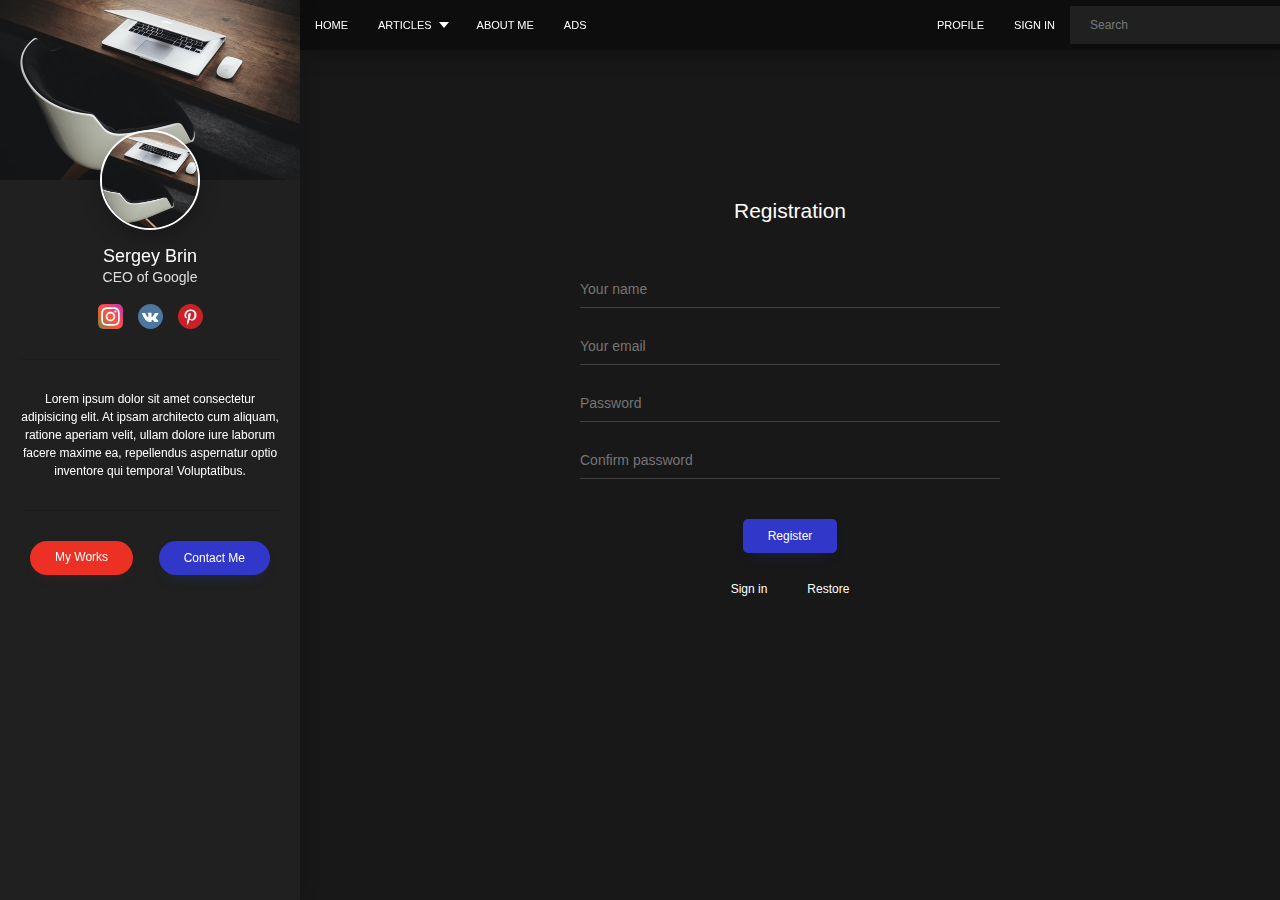
<file: signup.html>
<!DOCTYPE html>
<html lang="en">
<head>
    <meta charset="UTF-8">
    <link rel="stylesheet" href="assets/css/style.min.css">
    
    <!-- Useful meta tags -->
    <meta http-equiv="x-ua-compatible" content="ie=edge">
    <meta name="viewport" content="width=device-width, initial-scale=1, shrink-to-fit=no">
    <meta name="robots" content="index, follow">
    <meta name="google" content="notranslate">
    <meta name="format-detection" content="telephone=no">
    <meta name="description" content="">
    <link rel="shortcut icon" href="assets/images/head/blogger.ico">
    <title>Personal-blog | Sign up</title>
</head>
<body>
    <!--  class="no_scroll" -->
    <div class="all">
        <!-- SVG -->
            <div class="svg" style="display: none;">
                <svg>
                    <symbol id="post-icon" viewBox="0 0 17 17">
                        <path d="M16.6479 7.94818L0.862529 0.662644C0.611178 0.548504 0.311256 0.616502 0.136404 0.83264C-0.0396636 1.04878 -0.0457348 1.35598 0.121832 1.57819L5.31278 8.49945L0.121832 15.4207C-0.0457348 15.6429 -0.0396636 15.9513 0.135189 16.1663C0.252972 16.3132 0.429039 16.3921 0.607535 16.3921C0.693747 16.3921 0.779959 16.3739 0.861314 16.3363L16.6466 9.05072C16.8628 8.95115 17 8.73623 17 8.49945C17 8.26267 16.8628 8.04775 16.6479 7.94818Z"/>
                    </symbol>
                </svg>
                <svg>
                    <symbol id="camera-icon" viewBox="0 0 22 22">
                        <path d="M12.9443 9.74291C14.0183 10.8169 14.0183 12.5581 12.9443 13.6321C11.8703 14.7061 10.1291 14.7061 9.05512 13.6321C7.98114 12.5581 7.98114 10.8169 9.05512 9.74291C10.1291 8.66893 11.8703 8.66893 12.9443 9.74291Z"/>
                        <path d="M19.25 4.12481H17.3499L15.9742 1.37471H6.02455L4.65015 4.12616L2.75275 4.12953C1.24009 4.13224 0.00869272 5.36494 0.00738656 6.87828L0 17.8746C0 19.3913 1.23337 20.6253 2.7501 20.6253H19.25C20.7667 20.6253 22.0001 19.392 22.0001 17.8752V6.87486C22 5.35818 20.7666 4.12481 19.25 4.12481ZM10.9997 17.1877C7.9669 17.1877 5.49947 14.7203 5.49947 11.6875C5.49947 8.65475 7.9669 6.18732 10.9997 6.18732C14.0324 6.18732 16.4999 8.65475 16.4999 11.6875C16.4999 14.7203 14.0324 17.1877 10.9997 17.1877Z"/>
                    </symbol>
                </svg>
                <svg>
                    <symbol id="share-icon" viewBox="0 0 20 20">
                        <path d="M15.8594 12.9688C14.7017 12.9688 13.6731 13.5313 13.0321 14.3973L7.51375 11.5772C7.60633 11.2627 7.65625 10.93 7.65625 10.5859C7.65625 10.1199 7.56488 9.67484 7.39945 9.26746L13.183 5.79254C13.8284 6.54996 14.7887 7.03125 15.8594 7.03125C17.7979 7.03125 19.375 5.45414 19.375 3.51562C19.375 1.57711 17.7979 0 15.8594 0C13.9209 0 12.3438 1.57711 12.3438 3.51562C12.3438 3.96367 12.4282 4.3923 12.5816 4.78672L6.78359 8.27031C6.13875 7.53523 5.19301 7.07031 4.14062 7.07031C2.20211 7.07031 0.625 8.64742 0.625 10.5859C0.625 12.5245 2.20211 14.1016 4.14062 14.1016C5.31727 14.1016 6.36063 13.5205 6.9991 12.6302L12.5014 15.4421C12.399 15.7716 12.3438 16.1216 12.3438 16.4844C12.3438 18.4229 13.9209 20 15.8594 20C17.7979 20 19.375 18.4229 19.375 16.4844C19.375 14.5459 17.7979 12.9688 15.8594 12.9688ZM15.8594 1.17188C17.1517 1.17188 18.2031 2.22328 18.2031 3.51562C18.2031 4.80797 17.1517 5.85938 15.8594 5.85938C14.567 5.85938 13.5156 4.80797 13.5156 3.51562C13.5156 2.22328 14.567 1.17188 15.8594 1.17188ZM4.14062 12.9297C2.84828 12.9297 1.79688 11.8783 1.79688 10.5859C1.79688 9.29359 2.84828 8.24219 4.14062 8.24219C5.43297 8.24219 6.48438 9.29359 6.48438 10.5859C6.48438 11.8783 5.43297 12.9297 4.14062 12.9297ZM15.8594 18.8281C14.567 18.8281 13.5156 17.7767 13.5156 16.4844C13.5156 15.192 14.567 14.1406 15.8594 14.1406C17.1517 14.1406 18.2031 15.192 18.2031 16.4844C18.2031 17.7767 17.1517 18.8281 15.8594 18.8281Z"/>
                    </symbol>
                </svg>
                <svg>
                    <symbol id="cancel-icon" viewBox="0 0 20 20">
                        <path d="M11.1047 10.0008L19.7709 1.33447C20.0761 1.02935 20.0761 0.534663 19.7709 0.229585C19.4658 -0.0754924 18.9711 -0.0755315 18.6661 0.229585L9.99975 8.8959L1.33347 0.229585C1.02836 -0.0755315 0.533671 -0.0755315 0.228593 0.229585C-0.0764842 0.534702 -0.0765233 1.02939 0.228593 1.33447L8.89487 10.0007L0.228593 18.667C-0.0765233 18.9722 -0.0765233 19.4669 0.228593 19.7719C0.381132 19.9245 0.581093 20.0007 0.781053 20.0007C0.981014 20.0007 1.18094 19.9245 1.33351 19.7719L9.99975 11.1057L18.666 19.7719C18.8186 19.9245 19.0185 20.0007 19.2185 20.0007C19.4184 20.0007 19.6184 19.9245 19.7709 19.7719C20.0761 19.4668 20.0761 18.9721 19.7709 18.667L11.1047 10.0008Z"/>
                    </symbol>
                </svg>
            </div>
            
                

        <!-- Header -->
            <header class="header">
                <div class="header_left">
                    <nav class="nav">
                        <ul class="nav_list">
                            <li class="nav_item">
                                <a href="index.html" class="nav_link">Home</a>
                            </li>
                            <li class="nav_item">
                                <a href="" class="nav_link has-subnav">Articles</a>
                                <ul class="subnav">
                                    <li class="subnav_item">
                                        <a href="" class="subnav_link">Website Creation</a>
                                    </li>
                                    <li class="subnav_item">
                                        <a href="" class="subnav_link">Internet-Marketing</a>
                                    </li>
                                    <li class="subnav_item">
                                        <a href="" class="subnav_link">Video Boosting</a>
                                    </li>
                                </ul>
                            </li>
                            <li class="nav_item">
                                <a href="text.html" class="nav_link">About Me</a>
                            </li>
                            <li class="nav_item">
                                <a href="" class="nav_link">Ads</a>
                            </li>
                        </ul>
                    </nav>
                    <button class="burger active" id="sidebarToggle">
                        <span></span>
                    </button>
                </div>
                
                <div class="header_right">
                    <nav class="nav">
                        <ul class="nav_list">
                            <li class="nav_item">
                                <a href="profile.html" class="nav_link">Profile</a>
                            </li>
                            <li class="nav_item">
                                <a href="signin.html" class="nav_link">Sign in</a>
                            </li>
                        </ul>
                    </nav>
                    <form action="search.html" method="get" class="header_search">
                        <input type="text" class="header_search_input" placeholder="Search">
                    </form>
                </div>
            </header>
        
        <!-- Sidebar -->
            <aside class="sidebar" id="sidebar">
                <div class="sidebar_header">
                    <img src="assets/images/sidebar/sidebar-bg.jpg" alt="sidebar background image">
                </div>
                <div class="sidebar_profile ">
                    <div class="profile">
                        <div class="sidebar_profile_header">
                            <img src="assets/images/sidebar/sidebar-bg.jpg" alt="profile photo" class="profile_img">
                            <div class="profile_info">
                                <h1 class="profile_name">Sergey Brin</h1>
                                <h3 class="profile_prof">CEO of Google</h3>
                            </div>
                        </div>
            
                        <nav class="mobile_nav">
                            <ul class="mobile_nav_list">
                                <li class="nav_item">
                                    <a href="index.html" class="nav_link">Home</a>
                                </li>
                                <li class="nav_item">
                                    <a href="" class="nav_link has-subnav mobile_nav_link">Articles</a>
                                    <ul class="mobile_subnav">
                                        <li class="subnav_item">
                                            <a href="" class="subnav_link">Website Creation</a>
                                        </li>
                                        <li class="subnav_item">
                                            <a href="" class="subnav_link">Internet-Marketing</a>
                                        </li>
                                        <li class="subnav_item">
                                            <a href="" class="subnav_link">Video Boosting</a>
                                        </li>
                                    </ul>
                                </li>
                                <li class="nav_item">
                                    <a href="text.html" class="nav_link">About Me</a>
                                </li>
                                <li class="nav_item">
                                    <a href="" class="nav_link">Ads</a>
                                </li>
                            </ul>
                        </nav>
            
                        <ul class="social">
                            <li class="social_item">
                                <a href="" class="social_link" target="_blank">
                                    <img src="assets/images/sidebar/instagram.svg" alt="instagram icon" class="social_icon">
                                </a>
                            </li>
                            <li class="social_item">
                                <a href="" class="social_link" target="_blank">
                                    <img src="assets/images/sidebar/vk.svg" alt="vk icon" class="social_icon">
                                </a>
                            </li>
                            <li class="social_item">
                                <a href="" class="social_link" target="_blank">
                                    <img src="assets/images/sidebar/pinterest.svg" alt="pinterest icon" class="social_icon">
                                </a>
                            </li>
                        </ul>
                    </div>
                    <div class="profile_text">
                        Lorem ipsum dolor sit amet consectetur adipisicing elit. At ipsam architecto cum aliquam, ratione aperiam velit, ullam dolore iure laborum facere maxime ea, repellendus aspernatur optio inventore qui tempora! Voluptatibus.
                    </div>
                </div>
                <div class="sidebar_btns">
                    <a href="works.html" class="sidebar_btn btn--red">My Works</a>
                    <button class="sidebar_btn btn--blue" type="button" data-modal="contact-modal" onclick="modalOpen()">Contact Me</button>
                </div>
            </aside>
        <!-- Main -->
        <main class="main">
            <div class="container">
                <div class="signup">
                    <h1 class="signup_title">Registration</h1>
                
                    <form action="/" class="signup_form" method="post">
                        <div class="signup_info">
                            <div class="profile_form_group">
                                <input type="text" name="" id="" placeholder="Your name" class="signup_form_input">
                                <span class="profile_form_line"></span>
                            </div>
                            <div class="profile_form_group">
                                <input type="email" name="" id="" placeholder="Your email" class="signup_form_input">
                                <span class="profile_form_line"></span>
                            </div>
                            <div class="profile_form_group">
                                <input type="password" name="" id="" placeholder="Password" class="signup_form_input">
                                <span class="profile_form_line"></span>
                            </div>
                            <div class="profile_form_group">
                                <input type="password" name="" id="" placeholder="Confirm password" class="signup_form_input">
                                <span class="profile_form_line"></span>
                            </div>
                            <div class="signup_btns">
                                <button class="btn btn--blue signup_btn br5px">Register</button>
                                <ul class="form_footer_list">
                                    <li>
                                        <a href="signin.html">Sign in</a>
                                    </li>
                                    <li>
                                        <a href="restore.html">Restore</a>
                                    </li>
                                </ul>
                            </div>
                        </div>
                    </form>
                </div>
            </div>
        </main>
        <div class="all_mask" id="all-mask"></div>
    </div>
    <div class="modal" id="story-modal">
        <div class="modal_content modal_content_story">
            <video src="" class="modal_video" poster="https://placehold.it/420x580"></video>
    
        </div>
    </div>    <div class="modal" id="share-modal">
        <div class="modal_content p8rem">
            <ul class="share_social">
                <li class="share_social_item">
                    <a href="" class="share_social_link" target="_blank">
                        <img src="assets/images/share/fb.svg" alt="fb icon" class="social_icon">
                    </a>
                </li>
                <li class="share_social_item">
                    <a href="" class="share_social_link" target="_blank">
                        <img src="assets/images/share/twitter.svg" alt="twitter icon" class="social_icon">
                    </a>
                </li>
                <li class="share_social_item">
                    <a href="" class="share_social_link" target="_blank">
                        <img src="assets/images/share/vk.svg" alt="vk icon" class="social_icon">
                    </a>
                </li>
                <li class="share_social_item">
                    <a href="" class="share_social_link" target="_blank">
                        <img src="assets/images/share/share.svg" alt="share icon" class="social_icon">
                    </a>
                </li>
            </ul>
            <button class="modal_close_btn">
                <svg class="modal_close_icon">
                    <use xlink:href="#cancel-icon"></use>
                </svg>
            </button>
        </div>
    </div>    <div class="modal" id="contact-modal">
        <div class="modal_content">
            <form action="/" class="contact_form" method="post">
                <div class="contact_info">
                    <div class="contact_form_group">
                        <input type="text" placeholder="Your name" class="contact_form_input">
                        <span class="contact_form_line"></span>
                    </div>
                    <div class="contact_form_group">
                        <input type="email" placeholder="Your email" class="contact_form_input">
                        <span class="contact_form_line"></span>
                    </div>
                    <div class="contact_form_group">
                        <input type="password" placeholder="Password" class="contact_form_input">
                        <span class="contact_form_line"></span>
                    </div>
                    
                    <div class="contact_btns">
                        <button class="btn btn--blue contact_btn br5px">Send</button>
                        <ul class="form_footer_list">
                            <li>
                                Email: <a href="signin.html">info@mywebsite.ru</a>
                            </li>
                            <li>
                                Phone: <a href="restore.html">+943-232-856-22</a>
                            </li>
                        </ul>
                    </div>
                </div>
            </form>
    
            <button class="modal_close_btn" onclick="modalClose()">
                <svg class="modal_close_icon">
                    <use xlink:href="#cancel-icon"></use>
                </svg>
            </button>
        </div>
    </div>
    <!-- JS -->
    <script src="assets/js/app.js"></script>
</body>
</html>
</file>
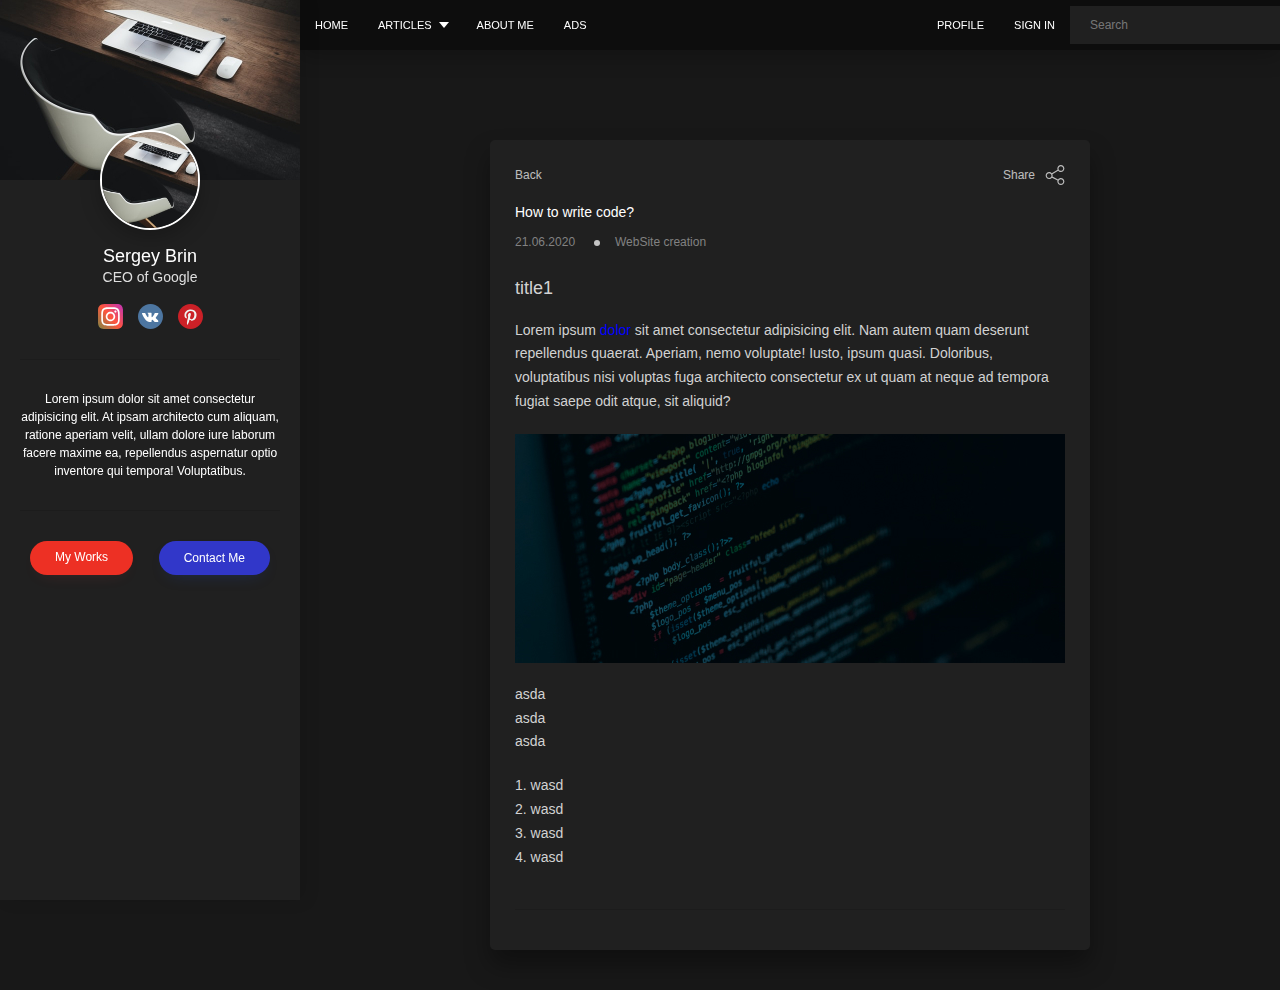
<file: text.html>
<!DOCTYPE html>
<html lang="en">
<head>
    <meta charset="UTF-8">
    <link rel="stylesheet" href="assets/css/style.min.css">
    
    <!-- Useful meta tags -->
    <meta http-equiv="x-ua-compatible" content="ie=edge">
    <meta name="viewport" content="width=device-width, initial-scale=1, shrink-to-fit=no">
    <meta name="robots" content="index, follow">
    <meta name="google" content="notranslate">
    <meta name="format-detection" content="telephone=no">
    <meta name="description" content="">
    <link rel="shortcut icon" href="assets/images/head/blogger.ico">
    <title>Personal-blog | Text page</title>
</head>
<body>
    <!--  class="no_scroll" -->
    <div class="all">
        <!-- SVG -->
            <div class="svg" style="display: none;">
                <svg>
                    <symbol id="post-icon" viewBox="0 0 17 17">
                        <path d="M16.6479 7.94818L0.862529 0.662644C0.611178 0.548504 0.311256 0.616502 0.136404 0.83264C-0.0396636 1.04878 -0.0457348 1.35598 0.121832 1.57819L5.31278 8.49945L0.121832 15.4207C-0.0457348 15.6429 -0.0396636 15.9513 0.135189 16.1663C0.252972 16.3132 0.429039 16.3921 0.607535 16.3921C0.693747 16.3921 0.779959 16.3739 0.861314 16.3363L16.6466 9.05072C16.8628 8.95115 17 8.73623 17 8.49945C17 8.26267 16.8628 8.04775 16.6479 7.94818Z"/>
                    </symbol>
                </svg>
                <svg>
                    <symbol id="camera-icon" viewBox="0 0 22 22">
                        <path d="M12.9443 9.74291C14.0183 10.8169 14.0183 12.5581 12.9443 13.6321C11.8703 14.7061 10.1291 14.7061 9.05512 13.6321C7.98114 12.5581 7.98114 10.8169 9.05512 9.74291C10.1291 8.66893 11.8703 8.66893 12.9443 9.74291Z"/>
                        <path d="M19.25 4.12481H17.3499L15.9742 1.37471H6.02455L4.65015 4.12616L2.75275 4.12953C1.24009 4.13224 0.00869272 5.36494 0.00738656 6.87828L0 17.8746C0 19.3913 1.23337 20.6253 2.7501 20.6253H19.25C20.7667 20.6253 22.0001 19.392 22.0001 17.8752V6.87486C22 5.35818 20.7666 4.12481 19.25 4.12481ZM10.9997 17.1877C7.9669 17.1877 5.49947 14.7203 5.49947 11.6875C5.49947 8.65475 7.9669 6.18732 10.9997 6.18732C14.0324 6.18732 16.4999 8.65475 16.4999 11.6875C16.4999 14.7203 14.0324 17.1877 10.9997 17.1877Z"/>
                    </symbol>
                </svg>
                <svg>
                    <symbol id="share-icon" viewBox="0 0 20 20">
                        <path d="M15.8594 12.9688C14.7017 12.9688 13.6731 13.5313 13.0321 14.3973L7.51375 11.5772C7.60633 11.2627 7.65625 10.93 7.65625 10.5859C7.65625 10.1199 7.56488 9.67484 7.39945 9.26746L13.183 5.79254C13.8284 6.54996 14.7887 7.03125 15.8594 7.03125C17.7979 7.03125 19.375 5.45414 19.375 3.51562C19.375 1.57711 17.7979 0 15.8594 0C13.9209 0 12.3438 1.57711 12.3438 3.51562C12.3438 3.96367 12.4282 4.3923 12.5816 4.78672L6.78359 8.27031C6.13875 7.53523 5.19301 7.07031 4.14062 7.07031C2.20211 7.07031 0.625 8.64742 0.625 10.5859C0.625 12.5245 2.20211 14.1016 4.14062 14.1016C5.31727 14.1016 6.36063 13.5205 6.9991 12.6302L12.5014 15.4421C12.399 15.7716 12.3438 16.1216 12.3438 16.4844C12.3438 18.4229 13.9209 20 15.8594 20C17.7979 20 19.375 18.4229 19.375 16.4844C19.375 14.5459 17.7979 12.9688 15.8594 12.9688ZM15.8594 1.17188C17.1517 1.17188 18.2031 2.22328 18.2031 3.51562C18.2031 4.80797 17.1517 5.85938 15.8594 5.85938C14.567 5.85938 13.5156 4.80797 13.5156 3.51562C13.5156 2.22328 14.567 1.17188 15.8594 1.17188ZM4.14062 12.9297C2.84828 12.9297 1.79688 11.8783 1.79688 10.5859C1.79688 9.29359 2.84828 8.24219 4.14062 8.24219C5.43297 8.24219 6.48438 9.29359 6.48438 10.5859C6.48438 11.8783 5.43297 12.9297 4.14062 12.9297ZM15.8594 18.8281C14.567 18.8281 13.5156 17.7767 13.5156 16.4844C13.5156 15.192 14.567 14.1406 15.8594 14.1406C17.1517 14.1406 18.2031 15.192 18.2031 16.4844C18.2031 17.7767 17.1517 18.8281 15.8594 18.8281Z"/>
                    </symbol>
                </svg>
                <svg>
                    <symbol id="cancel-icon" viewBox="0 0 20 20">
                        <path d="M11.1047 10.0008L19.7709 1.33447C20.0761 1.02935 20.0761 0.534663 19.7709 0.229585C19.4658 -0.0754924 18.9711 -0.0755315 18.6661 0.229585L9.99975 8.8959L1.33347 0.229585C1.02836 -0.0755315 0.533671 -0.0755315 0.228593 0.229585C-0.0764842 0.534702 -0.0765233 1.02939 0.228593 1.33447L8.89487 10.0007L0.228593 18.667C-0.0765233 18.9722 -0.0765233 19.4669 0.228593 19.7719C0.381132 19.9245 0.581093 20.0007 0.781053 20.0007C0.981014 20.0007 1.18094 19.9245 1.33351 19.7719L9.99975 11.1057L18.666 19.7719C18.8186 19.9245 19.0185 20.0007 19.2185 20.0007C19.4184 20.0007 19.6184 19.9245 19.7709 19.7719C20.0761 19.4668 20.0761 18.9721 19.7709 18.667L11.1047 10.0008Z"/>
                    </symbol>
                </svg>
            </div>
            
                

        <!-- Header -->
            <header class="header">
                <div class="header_left">
                    <nav class="nav">
                        <ul class="nav_list">
                            <li class="nav_item">
                                <a href="index.html" class="nav_link">Home</a>
                            </li>
                            <li class="nav_item">
                                <a href="" class="nav_link has-subnav">Articles</a>
                                <ul class="subnav">
                                    <li class="subnav_item">
                                        <a href="" class="subnav_link">Website Creation</a>
                                    </li>
                                    <li class="subnav_item">
                                        <a href="" class="subnav_link">Internet-Marketing</a>
                                    </li>
                                    <li class="subnav_item">
                                        <a href="" class="subnav_link">Video Boosting</a>
                                    </li>
                                </ul>
                            </li>
                            <li class="nav_item">
                                <a href="text.html" class="nav_link">About Me</a>
                            </li>
                            <li class="nav_item">
                                <a href="" class="nav_link">Ads</a>
                            </li>
                        </ul>
                    </nav>
                    <button class="burger active" id="sidebarToggle">
                        <span></span>
                    </button>
                </div>
                
                <div class="header_right">
                    <nav class="nav">
                        <ul class="nav_list">
                            <li class="nav_item">
                                <a href="profile.html" class="nav_link">Profile</a>
                            </li>
                            <li class="nav_item">
                                <a href="signin.html" class="nav_link">Sign in</a>
                            </li>
                        </ul>
                    </nav>
                    <form action="search.html" method="get" class="header_search">
                        <input type="text" class="header_search_input" placeholder="Search">
                    </form>
                </div>
            </header>
        
        <!-- Sidebar -->
            <aside class="sidebar" id="sidebar">
                <div class="sidebar_header">
                    <img src="assets/images/sidebar/sidebar-bg.jpg" alt="sidebar background image">
                </div>
                <div class="sidebar_profile ">
                    <div class="profile">
                        <div class="sidebar_profile_header">
                            <img src="assets/images/sidebar/sidebar-bg.jpg" alt="profile photo" class="profile_img">
                            <div class="profile_info">
                                <h1 class="profile_name">Sergey Brin</h1>
                                <h3 class="profile_prof">CEO of Google</h3>
                            </div>
                        </div>
            
                        <nav class="mobile_nav">
                            <ul class="mobile_nav_list">
                                <li class="nav_item">
                                    <a href="index.html" class="nav_link">Home</a>
                                </li>
                                <li class="nav_item">
                                    <a href="" class="nav_link has-subnav mobile_nav_link">Articles</a>
                                    <ul class="mobile_subnav">
                                        <li class="subnav_item">
                                            <a href="" class="subnav_link">Website Creation</a>
                                        </li>
                                        <li class="subnav_item">
                                            <a href="" class="subnav_link">Internet-Marketing</a>
                                        </li>
                                        <li class="subnav_item">
                                            <a href="" class="subnav_link">Video Boosting</a>
                                        </li>
                                    </ul>
                                </li>
                                <li class="nav_item">
                                    <a href="text.html" class="nav_link">About Me</a>
                                </li>
                                <li class="nav_item">
                                    <a href="" class="nav_link">Ads</a>
                                </li>
                            </ul>
                        </nav>
            
                        <ul class="social">
                            <li class="social_item">
                                <a href="" class="social_link" target="_blank">
                                    <img src="assets/images/sidebar/instagram.svg" alt="instagram icon" class="social_icon">
                                </a>
                            </li>
                            <li class="social_item">
                                <a href="" class="social_link" target="_blank">
                                    <img src="assets/images/sidebar/vk.svg" alt="vk icon" class="social_icon">
                                </a>
                            </li>
                            <li class="social_item">
                                <a href="" class="social_link" target="_blank">
                                    <img src="assets/images/sidebar/pinterest.svg" alt="pinterest icon" class="social_icon">
                                </a>
                            </li>
                        </ul>
                    </div>
                    <div class="profile_text">
                        Lorem ipsum dolor sit amet consectetur adipisicing elit. At ipsam architecto cum aliquam, ratione aperiam velit, ullam dolore iure laborum facere maxime ea, repellendus aspernatur optio inventore qui tempora! Voluptatibus.
                    </div>
                </div>
                <div class="sidebar_btns">
                    <a href="works.html" class="sidebar_btn btn--red">My Works</a>
                    <button class="sidebar_btn btn--blue" type="button" data-modal="contact-modal" onclick="modalOpen()">Contact Me</button>
                </div>
            </aside>
        <!-- Main -->
        <main class="main">
            <div class="container">
                
                
                <article class="post">
                    <div class="post_actions">
                        <a href="" class="post_action_link">Back</a>
                        <div class="post_share">
                            <a href="" class="post_share_link">Share</a>
                            <svg class="post_share_icon">
                                <use xlink:href="#share-icon"></use>
                            </svg>
                        </div>
                    </div>
                
                    <div class="post_header">
                        <h1 class="post_title">How to write code?</h1>
                    </div>
                
                    <ul class="post_date mb25r">
                        <li class="post_date_item">
                            <time datetime="2020-06-21 19:20">21.06.2020</time>
                        </li>
                        <li class="post_date_item">
                            <a href="" class="post_topic" target="_blank">WebSite creation</a>
                        </li>
                    </ul>
                
                    <div class="post_content">
                        <div class="post_text">
                            <h1>title1</h1>
                            <p>
                                Lorem ipsum <a href="">dolor</a> sit amet consectetur adipisicing elit. Nam autem quam deserunt repellendus quaerat. Aperiam, nemo voluptate! Iusto, ipsum quasi. Doloribus, voluptatibus nisi voluptas fuga architecto consectetur ex ut quam at neque ad tempora fugiat saepe odit atque, sit aliquid?
                            </p>        
                
                            <p>
                                <img src="assets/images/post/3.jpg" alt="">
                            </p>
                            <ul>
                                <li>asda</li>
                                <li>asda</li>
                                <li>asda</li>
                            </ul>
                            <ol>
                                <li>wasd</li>
                                <li>wasd</li>
                                <li>wasd</li>
                                <li>wasd</li>
                            </ol>
                        </div>
                    </div>
                </article>
            </div>
        </main>
        <div class="all_mask" id="all-mask"></div>
    </div>
    <div class="modal" id="story-modal">
        <div class="modal_content modal_content_story">
            <video src="" class="modal_video" poster="https://placehold.it/420x580"></video>
    
        </div>
    </div>    <div class="modal" id="share-modal">
        <div class="modal_content p8rem">
            <ul class="share_social">
                <li class="share_social_item">
                    <a href="" class="share_social_link" target="_blank">
                        <img src="assets/images/share/fb.svg" alt="fb icon" class="social_icon">
                    </a>
                </li>
                <li class="share_social_item">
                    <a href="" class="share_social_link" target="_blank">
                        <img src="assets/images/share/twitter.svg" alt="twitter icon" class="social_icon">
                    </a>
                </li>
                <li class="share_social_item">
                    <a href="" class="share_social_link" target="_blank">
                        <img src="assets/images/share/vk.svg" alt="vk icon" class="social_icon">
                    </a>
                </li>
                <li class="share_social_item">
                    <a href="" class="share_social_link" target="_blank">
                        <img src="assets/images/share/share.svg" alt="share icon" class="social_icon">
                    </a>
                </li>
            </ul>
            <button class="modal_close_btn">
                <svg class="modal_close_icon">
                    <use xlink:href="#cancel-icon"></use>
                </svg>
            </button>
        </div>
    </div>    <div class="modal" id="contact-modal">
        <div class="modal_content">
            <form action="/" class="contact_form" method="post">
                <div class="contact_info">
                    <div class="contact_form_group">
                        <input type="text" placeholder="Your name" class="contact_form_input">
                        <span class="contact_form_line"></span>
                    </div>
                    <div class="contact_form_group">
                        <input type="email" placeholder="Your email" class="contact_form_input">
                        <span class="contact_form_line"></span>
                    </div>
                    <div class="contact_form_group">
                        <input type="password" placeholder="Password" class="contact_form_input">
                        <span class="contact_form_line"></span>
                    </div>
                    
                    <div class="contact_btns">
                        <button class="btn btn--blue contact_btn br5px">Send</button>
                        <ul class="form_footer_list">
                            <li>
                                Email: <a href="signin.html">info@mywebsite.ru</a>
                            </li>
                            <li>
                                Phone: <a href="restore.html">+943-232-856-22</a>
                            </li>
                        </ul>
                    </div>
                </div>
            </form>
    
            <button class="modal_close_btn" onclick="modalClose()">
                <svg class="modal_close_icon">
                    <use xlink:href="#cancel-icon"></use>
                </svg>
            </button>
        </div>
    </div>
    <!-- JS -->
    <script src="assets/js/app.js"></script>
</body>
</html>
</file>
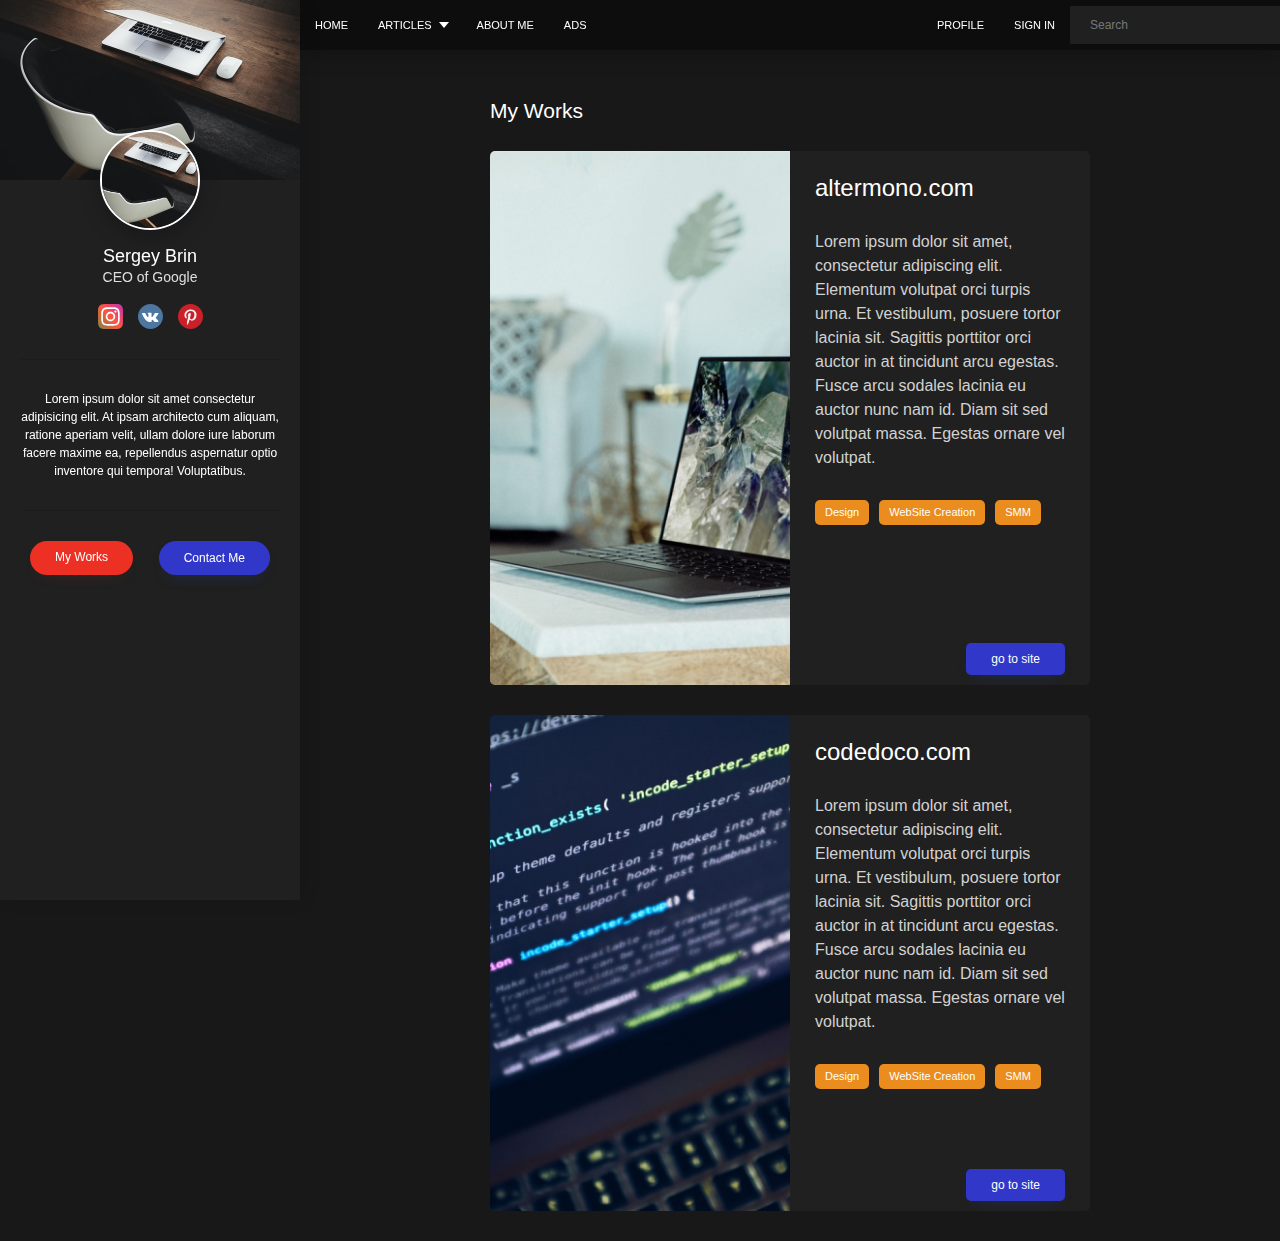
<file: works.html>
<!DOCTYPE html>
<html lang="en">
<head>
    <meta charset="UTF-8">
    <link rel="stylesheet" href="assets/css/style.min.css">
    
    <!-- Useful meta tags -->
    <meta http-equiv="x-ua-compatible" content="ie=edge">
    <meta name="viewport" content="width=device-width, initial-scale=1, shrink-to-fit=no">
    <meta name="robots" content="index, follow">
    <meta name="google" content="notranslate">
    <meta name="format-detection" content="telephone=no">
    <meta name="description" content="">
    <link rel="shortcut icon" href="assets/images/head/blogger.ico">
    <title>Personal-blog | Works</title>
</head>
<body>
    <!--  class="no_scroll" -->
    <div class="all">
        <!-- SVG -->
            <div class="svg" style="display: none;">
                <svg>
                    <symbol id="post-icon" viewBox="0 0 17 17">
                        <path d="M16.6479 7.94818L0.862529 0.662644C0.611178 0.548504 0.311256 0.616502 0.136404 0.83264C-0.0396636 1.04878 -0.0457348 1.35598 0.121832 1.57819L5.31278 8.49945L0.121832 15.4207C-0.0457348 15.6429 -0.0396636 15.9513 0.135189 16.1663C0.252972 16.3132 0.429039 16.3921 0.607535 16.3921C0.693747 16.3921 0.779959 16.3739 0.861314 16.3363L16.6466 9.05072C16.8628 8.95115 17 8.73623 17 8.49945C17 8.26267 16.8628 8.04775 16.6479 7.94818Z"/>
                    </symbol>
                </svg>
                <svg>
                    <symbol id="camera-icon" viewBox="0 0 22 22">
                        <path d="M12.9443 9.74291C14.0183 10.8169 14.0183 12.5581 12.9443 13.6321C11.8703 14.7061 10.1291 14.7061 9.05512 13.6321C7.98114 12.5581 7.98114 10.8169 9.05512 9.74291C10.1291 8.66893 11.8703 8.66893 12.9443 9.74291Z"/>
                        <path d="M19.25 4.12481H17.3499L15.9742 1.37471H6.02455L4.65015 4.12616L2.75275 4.12953C1.24009 4.13224 0.00869272 5.36494 0.00738656 6.87828L0 17.8746C0 19.3913 1.23337 20.6253 2.7501 20.6253H19.25C20.7667 20.6253 22.0001 19.392 22.0001 17.8752V6.87486C22 5.35818 20.7666 4.12481 19.25 4.12481ZM10.9997 17.1877C7.9669 17.1877 5.49947 14.7203 5.49947 11.6875C5.49947 8.65475 7.9669 6.18732 10.9997 6.18732C14.0324 6.18732 16.4999 8.65475 16.4999 11.6875C16.4999 14.7203 14.0324 17.1877 10.9997 17.1877Z"/>
                    </symbol>
                </svg>
                <svg>
                    <symbol id="share-icon" viewBox="0 0 20 20">
                        <path d="M15.8594 12.9688C14.7017 12.9688 13.6731 13.5313 13.0321 14.3973L7.51375 11.5772C7.60633 11.2627 7.65625 10.93 7.65625 10.5859C7.65625 10.1199 7.56488 9.67484 7.39945 9.26746L13.183 5.79254C13.8284 6.54996 14.7887 7.03125 15.8594 7.03125C17.7979 7.03125 19.375 5.45414 19.375 3.51562C19.375 1.57711 17.7979 0 15.8594 0C13.9209 0 12.3438 1.57711 12.3438 3.51562C12.3438 3.96367 12.4282 4.3923 12.5816 4.78672L6.78359 8.27031C6.13875 7.53523 5.19301 7.07031 4.14062 7.07031C2.20211 7.07031 0.625 8.64742 0.625 10.5859C0.625 12.5245 2.20211 14.1016 4.14062 14.1016C5.31727 14.1016 6.36063 13.5205 6.9991 12.6302L12.5014 15.4421C12.399 15.7716 12.3438 16.1216 12.3438 16.4844C12.3438 18.4229 13.9209 20 15.8594 20C17.7979 20 19.375 18.4229 19.375 16.4844C19.375 14.5459 17.7979 12.9688 15.8594 12.9688ZM15.8594 1.17188C17.1517 1.17188 18.2031 2.22328 18.2031 3.51562C18.2031 4.80797 17.1517 5.85938 15.8594 5.85938C14.567 5.85938 13.5156 4.80797 13.5156 3.51562C13.5156 2.22328 14.567 1.17188 15.8594 1.17188ZM4.14062 12.9297C2.84828 12.9297 1.79688 11.8783 1.79688 10.5859C1.79688 9.29359 2.84828 8.24219 4.14062 8.24219C5.43297 8.24219 6.48438 9.29359 6.48438 10.5859C6.48438 11.8783 5.43297 12.9297 4.14062 12.9297ZM15.8594 18.8281C14.567 18.8281 13.5156 17.7767 13.5156 16.4844C13.5156 15.192 14.567 14.1406 15.8594 14.1406C17.1517 14.1406 18.2031 15.192 18.2031 16.4844C18.2031 17.7767 17.1517 18.8281 15.8594 18.8281Z"/>
                    </symbol>
                </svg>
                <svg>
                    <symbol id="cancel-icon" viewBox="0 0 20 20">
                        <path d="M11.1047 10.0008L19.7709 1.33447C20.0761 1.02935 20.0761 0.534663 19.7709 0.229585C19.4658 -0.0754924 18.9711 -0.0755315 18.6661 0.229585L9.99975 8.8959L1.33347 0.229585C1.02836 -0.0755315 0.533671 -0.0755315 0.228593 0.229585C-0.0764842 0.534702 -0.0765233 1.02939 0.228593 1.33447L8.89487 10.0007L0.228593 18.667C-0.0765233 18.9722 -0.0765233 19.4669 0.228593 19.7719C0.381132 19.9245 0.581093 20.0007 0.781053 20.0007C0.981014 20.0007 1.18094 19.9245 1.33351 19.7719L9.99975 11.1057L18.666 19.7719C18.8186 19.9245 19.0185 20.0007 19.2185 20.0007C19.4184 20.0007 19.6184 19.9245 19.7709 19.7719C20.0761 19.4668 20.0761 18.9721 19.7709 18.667L11.1047 10.0008Z"/>
                    </symbol>
                </svg>
            </div>
            
                

        <!-- Header -->
            <header class="header">
                <div class="header_left">
                    <nav class="nav">
                        <ul class="nav_list">
                            <li class="nav_item">
                                <a href="index.html" class="nav_link">Home</a>
                            </li>
                            <li class="nav_item">
                                <a href="" class="nav_link has-subnav">Articles</a>
                                <ul class="subnav">
                                    <li class="subnav_item">
                                        <a href="" class="subnav_link">Website Creation</a>
                                    </li>
                                    <li class="subnav_item">
                                        <a href="" class="subnav_link">Internet-Marketing</a>
                                    </li>
                                    <li class="subnav_item">
                                        <a href="" class="subnav_link">Video Boosting</a>
                                    </li>
                                </ul>
                            </li>
                            <li class="nav_item">
                                <a href="text.html" class="nav_link">About Me</a>
                            </li>
                            <li class="nav_item">
                                <a href="" class="nav_link">Ads</a>
                            </li>
                        </ul>
                    </nav>
                    <button class="burger active" id="sidebarToggle">
                        <span></span>
                    </button>
                </div>
                
                <div class="header_right">
                    <nav class="nav">
                        <ul class="nav_list">
                            <li class="nav_item">
                                <a href="profile.html" class="nav_link">Profile</a>
                            </li>
                            <li class="nav_item">
                                <a href="signin.html" class="nav_link">Sign in</a>
                            </li>
                        </ul>
                    </nav>
                    <form action="search.html" method="get" class="header_search">
                        <input type="text" class="header_search_input" placeholder="Search">
                    </form>
                </div>
            </header>
        
        <!-- Sidebar -->
            <aside class="sidebar" id="sidebar">
                <div class="sidebar_header">
                    <img src="assets/images/sidebar/sidebar-bg.jpg" alt="sidebar background image">
                </div>
                <div class="sidebar_profile ">
                    <div class="profile">
                        <div class="sidebar_profile_header">
                            <img src="assets/images/sidebar/sidebar-bg.jpg" alt="profile photo" class="profile_img">
                            <div class="profile_info">
                                <h1 class="profile_name">Sergey Brin</h1>
                                <h3 class="profile_prof">CEO of Google</h3>
                            </div>
                        </div>
            
                        <nav class="mobile_nav">
                            <ul class="mobile_nav_list">
                                <li class="nav_item">
                                    <a href="index.html" class="nav_link">Home</a>
                                </li>
                                <li class="nav_item">
                                    <a href="" class="nav_link has-subnav mobile_nav_link">Articles</a>
                                    <ul class="mobile_subnav">
                                        <li class="subnav_item">
                                            <a href="" class="subnav_link">Website Creation</a>
                                        </li>
                                        <li class="subnav_item">
                                            <a href="" class="subnav_link">Internet-Marketing</a>
                                        </li>
                                        <li class="subnav_item">
                                            <a href="" class="subnav_link">Video Boosting</a>
                                        </li>
                                    </ul>
                                </li>
                                <li class="nav_item">
                                    <a href="text.html" class="nav_link">About Me</a>
                                </li>
                                <li class="nav_item">
                                    <a href="" class="nav_link">Ads</a>
                                </li>
                            </ul>
                        </nav>
            
                        <ul class="social">
                            <li class="social_item">
                                <a href="" class="social_link" target="_blank">
                                    <img src="assets/images/sidebar/instagram.svg" alt="instagram icon" class="social_icon">
                                </a>
                            </li>
                            <li class="social_item">
                                <a href="" class="social_link" target="_blank">
                                    <img src="assets/images/sidebar/vk.svg" alt="vk icon" class="social_icon">
                                </a>
                            </li>
                            <li class="social_item">
                                <a href="" class="social_link" target="_blank">
                                    <img src="assets/images/sidebar/pinterest.svg" alt="pinterest icon" class="social_icon">
                                </a>
                            </li>
                        </ul>
                    </div>
                    <div class="profile_text">
                        Lorem ipsum dolor sit amet consectetur adipisicing elit. At ipsam architecto cum aliquam, ratione aperiam velit, ullam dolore iure laborum facere maxime ea, repellendus aspernatur optio inventore qui tempora! Voluptatibus.
                    </div>
                </div>
                <div class="sidebar_btns">
                    <a href="works.html" class="sidebar_btn btn--red">My Works</a>
                    <button class="sidebar_btn btn--blue" type="button" data-modal="contact-modal" onclick="modalOpen()">Contact Me</button>
                </div>
            </aside>
        <!-- Main -->
        <main class="main">
            <div class="container">
                
                <h1 class="work_title">My Works</h1>
                
                <article class="work">
                    <div class="work_preview">
                        <img src="assets/images/works/1.jpg" alt="work image">
                    </div>
                    <div class="work_content">
                        <h1 class="work_content_title">
                            <a href="">altermono.com</a>
                        </h1>
                        <div class="work_content_description">
                            <p>
                                Lorem ipsum dolor sit amet, consectetur adipiscing elit. Elementum volutpat orci turpis urna. Et vestibulum, posuere tortor lacinia sit. Sagittis porttitor orci auctor in at tincidunt arcu egestas. Fusce arcu sodales lacinia eu auctor nunc nam id. Diam sit sed volutpat massa. Egestas ornare vel volutpat.
                            </p>
                        </div>
                        <ul class="work_content_tags">
                            <li class="work_tag_item">Design</li>
                            <li class="work_tag_item">WebSite Creation</li>
                            <li class="work_tag_item">SMM</li>
                        </ul>
                        <a href="" class="work_content_btn btn btn--blue br5px" target="_blank">go to site</a>
                    </div>
                </article>
                
                <article class="work">
                    <div class="work_preview">
                        <img src="assets/images/works/2.jpg" alt="work image">
                    </div>
                    <div class="work_content">
                        <h1 class="work_content_title">
                            <a href="">codedoco.com</a>
                        </h1>
                        <div class="work_content_description">
                            <p>
                                Lorem ipsum dolor sit amet, consectetur adipiscing elit. Elementum volutpat orci turpis urna. Et vestibulum, posuere tortor lacinia sit. Sagittis porttitor orci auctor in at tincidunt arcu egestas. Fusce arcu sodales lacinia eu auctor nunc nam id. Diam sit sed volutpat massa. Egestas ornare vel volutpat.
                            </p>
                        </div>
                        <ul class="work_content_tags">
                            <li class="work_tag_item">Design</li>
                            <li class="work_tag_item">WebSite Creation</li>
                            <li class="work_tag_item">SMM</li>
                        </ul>
                        <a href="" class="work_content_btn btn btn--blue br5px" target="_blank">go to site</a>
                    </div>
                </article>
            </div>
        </main>
        <div class="all_mask" id="all-mask"></div>
    </div>
    <div class="modal" id="story-modal">
        <div class="modal_content modal_content_story">
            <video src="" class="modal_video" poster="https://placehold.it/420x580"></video>
    
        </div>
    </div>    <div class="modal" id="share-modal">
        <div class="modal_content p8rem">
            <ul class="share_social">
                <li class="share_social_item">
                    <a href="" class="share_social_link" target="_blank">
                        <img src="assets/images/share/fb.svg" alt="fb icon" class="social_icon">
                    </a>
                </li>
                <li class="share_social_item">
                    <a href="" class="share_social_link" target="_blank">
                        <img src="assets/images/share/twitter.svg" alt="twitter icon" class="social_icon">
                    </a>
                </li>
                <li class="share_social_item">
                    <a href="" class="share_social_link" target="_blank">
                        <img src="assets/images/share/vk.svg" alt="vk icon" class="social_icon">
                    </a>
                </li>
                <li class="share_social_item">
                    <a href="" class="share_social_link" target="_blank">
                        <img src="assets/images/share/share.svg" alt="share icon" class="social_icon">
                    </a>
                </li>
            </ul>
            <button class="modal_close_btn">
                <svg class="modal_close_icon">
                    <use xlink:href="#cancel-icon"></use>
                </svg>
            </button>
        </div>
    </div>    <div class="modal" id="contact-modal">
        <div class="modal_content">
            <form action="/" class="contact_form" method="post">
                <div class="contact_info">
                    <div class="contact_form_group">
                        <input type="text" placeholder="Your name" class="contact_form_input">
                        <span class="contact_form_line"></span>
                    </div>
                    <div class="contact_form_group">
                        <input type="email" placeholder="Your email" class="contact_form_input">
                        <span class="contact_form_line"></span>
                    </div>
                    <div class="contact_form_group">
                        <input type="password" placeholder="Password" class="contact_form_input">
                        <span class="contact_form_line"></span>
                    </div>
                    
                    <div class="contact_btns">
                        <button class="btn btn--blue contact_btn br5px">Send</button>
                        <ul class="form_footer_list">
                            <li>
                                Email: <a href="signin.html">info@mywebsite.ru</a>
                            </li>
                            <li>
                                Phone: <a href="restore.html">+943-232-856-22</a>
                            </li>
                        </ul>
                    </div>
                </div>
            </form>
    
            <button class="modal_close_btn" onclick="modalClose()">
                <svg class="modal_close_icon">
                    <use xlink:href="#cancel-icon"></use>
                </svg>
            </button>
        </div>
    </div>
    <!-- JS -->
    <script src="assets/js/app.js"></script>
</body>
</html>
</file>
<file: assets/css/style.min.css>
/* http://meyerweb.com/eric/tools/css/reset/
   v2.0-modified | 20110126
   License: none (public domain)
*/
html, body, div, span, applet, object, iframe,
h1, h2, h3, h4, h5, h6, p, blockquote, pre,
a, abbr, acronym, address, big, cite, code,
del, dfn, em, img, ins, kbd, q, s, samp,
small, strike, strong, sub, sup, tt, var,
b, u, i, center,
dl, dt, dd, ol, ul, li,
fieldset, form, label, legend,
table, caption, tbody, tfoot, thead, tr, th, td,
article, aside, canvas, details, embed,
figure, figcaption, footer, header, hgroup,
menu, nav, output, ruby, section, summary,
time, mark, audio, video {
  margin: 0;
  padding: 0;
  border: 0;
  font-size: 100%;
  font: inherit;
  vertical-align: baseline;
}

/* make sure to set some focus styles for accessibility */
:focus {
  outline: 0;
}

/* HTML5 display-role reset for older browsers */
article, aside, details, figcaption, figure,
footer, header, hgroup, menu, nav, section {
  display: block;
}

body {
  line-height: 1;
}

ol, ul {
  list-style: none;
}

blockquote, q {
  quotes: none;
}

blockquote:before, blockquote:after,
q:before, q:after {
  content: "";
  content: none;
}

table {
  border-collapse: collapse;
  border-spacing: 0;
}

input[type=search]::-webkit-search-cancel-button,
input[type=search]::-webkit-search-decoration,
input[type=search]::-webkit-search-results-button,
input[type=search]::-webkit-search-results-decoration {
  -webkit-appearance: none;
  -moz-appearance: none;
}

input[type=search] {
  -webkit-appearance: none;
  -moz-appearance: none;
  -webkit-box-sizing: content-box;
  -moz-box-sizing: content-box;
  box-sizing: content-box;
}

textarea {
  overflow: auto;
  vertical-align: top;
  resize: vertical;
}

/**
 * Correct `inline-block` display not defined in IE 6/7/8/9 and Firefox 3.
 */
audio,
canvas,
video {
  display: inline-block;
  *display: inline;
  *zoom: 1;
  max-width: 100%;
}

/**
 * Prevent modern browsers from displaying `audio` without controls.
 * Remove excess height in iOS 5 devices.
 */
audio:not([controls]) {
  display: none;
  height: 0;
}

/**
 * Address styling not present in IE 7/8/9, Firefox 3, and Safari 4.
 * Known issue: no IE 6 support.
 */
[hidden] {
  display: none;
}

/**
 * 1. Correct text resizing oddly in IE 6/7 when body `font-size` is set using
 *    `em` units.
 * 2. Prevent iOS text size adjust after orientation change, without disabling
 *    user zoom.
 */
html {
  font-size: 100%; /* 1 */
  -webkit-text-size-adjust: 100%; /* 2 */
  -ms-text-size-adjust: 100%; /* 2 */
}

/**
 * Address `outline` inconsistency between Chrome and other browsers.
 */
a:focus {
  outline: thin dotted;
}

/**
 * Improve readability when focused and also mouse hovered in all browsers.
 */
a:active,
a:hover {
  outline: 0;
}

/**
 * 1. Remove border when inside `a` element in IE 6/7/8/9 and Firefox 3.
 * 2. Improve image quality when scaled in IE 7.
 */
img {
  border: 0; /* 1 */
  -ms-interpolation-mode: bicubic; /* 2 */
}

/**
 * Address margin not present in IE 6/7/8/9, Safari 5, and Opera 11.
 */
figure {
  margin: 0;
}

/**
 * Correct margin displayed oddly in IE 6/7.
 */
form {
  margin: 0;
}

/**
 * Define consistent border, margin, and padding.
 */
fieldset {
  border: 1px solid #c0c0c0;
  margin: 0 2px;
  padding: 0.35em 0.625em 0.75em;
}

/**
 * 1. Correct color not being inherited in IE 6/7/8/9.
 * 2. Correct text not wrapping in Firefox 3.
 * 3. Correct alignment displayed oddly in IE 6/7.
 */
legend {
  border: 0; /* 1 */
  padding: 0;
  white-space: normal; /* 2 */
  *margin-left: -7px; /* 3 */
}

/**
 * 1. Correct font size not being inherited in all browsers.
 * 2. Address margins set differently in IE 6/7, Firefox 3+, Safari 5,
 *    and Chrome.
 * 3. Improve appearance and consistency in all browsers.
 */
button,
input,
select,
textarea {
  font-size: 100%; /* 1 */
  margin: 0; /* 2 */
  vertical-align: baseline; /* 3 */
  *vertical-align: middle; /* 3 */
  background-color: transparent;
}

/**
 * Address Firefox 3+ setting `line-height` on `input` using `!important` in
 * the UA stylesheet.
 */
button,
input {
  line-height: normal;
}

/**
 * Address inconsistent `text-transform` inheritance for `button` and `select`.
 * All other form control elements do not inherit `text-transform` values.
 * Correct `button` style inheritance in Chrome, Safari 5+, and IE 6+.
 * Correct `select` style inheritance in Firefox 4+ and Opera.
 */
button,
select {
  text-transform: none;
}

/**
 * 1. Avoid the WebKit bug in Android 4.0.* where (2) destroys native `audio`
 *    and `video` controls.
 * 2. Correct inability to style clickable `input` types in iOS.
 * 3. Improve usability and consistency of cursor style between image-type
 *    `input` and others.
 * 4. Remove inner spacing in IE 7 without affecting normal text inputs.
 *    Known issue: inner spacing remains in IE 6.
 */
button,
html input[type=button],
input[type=reset],
input[type=submit] {
  -webkit-appearance: button; /* 2 */
  cursor: pointer; /* 3 */
  *overflow: visible; /* 4 */
}

/**
 * Re-set default cursor for disabled elements.
 */
button[disabled],
html input[disabled] {
  cursor: default;
}

/**
 * 1. Address box sizing set to content-box in IE 8/9.
 * 2. Remove excess padding in IE 8/9.
 * 3. Remove excess padding in IE 7.
 *    Known issue: excess padding remains in IE 6.
 */
input[type=checkbox],
input[type=radio] {
  box-sizing: border-box; /* 1 */
  padding: 0; /* 2 */
  *height: 13px; /* 3 */
  *width: 13px; /* 3 */
}

/**
 * 1. Address `appearance` set to `searchfield` in Safari 5 and Chrome.
 * 2. Address `box-sizing` set to `border-box` in Safari 5 and Chrome
 *    (include `-moz` to future-proof).
 */
input[type=search] {
  -webkit-appearance: textfield; /* 1 */
  -moz-box-sizing: content-box;
  -webkit-box-sizing: content-box; /* 2 */
  box-sizing: content-box;
}

/**
 * Remove inner padding and search cancel button in Safari 5 and Chrome
 * on OS X.
 */
input[type=search]::-webkit-search-cancel-button,
input[type=search]::-webkit-search-decoration {
  -webkit-appearance: none;
}

/**
 * Remove inner padding and border in Firefox 3+.
 */
button::-moz-focus-inner,
input::-moz-focus-inner {
  border: 0;
  padding: 0;
}

/**
 * 1. Remove default vertical scrollbar in IE 6/7/8/9.
 * 2. Improve readability and alignment in all browsers.
 */
textarea {
  overflow: auto; /* 1 */
  vertical-align: top; /* 2 */
}

/**
 * Remove most spacing between table cells.
 */
table {
  border-collapse: collapse;
  border-spacing: 0;
}

img {
  vertical-align: middle;
}

fieldset {
  border: 0;
  margin: 0;
  padding: 0;
}

textarea {
  resize: vertical;
}

*,
*:before,
*:after {
  box-sizing: border-box;
}

html {
  font-size: 62.5%;
}

body {
  background-color: #181818;
  font-size: 1.4rem;
  color: #fff;
  font-family: -apple-system, BlinkMacSystemFont, Segoe\ UI, Roboto, Helvetica\ Neue, Arial, Noto\ Sans, sans-serif;
}
body.no_scroll {
  overflow: hidden;
}

.all {
  overflow: hidden;
  transition: backgroud-color 0.2s linear;
}
@media (max-width: 701px) {
  .show_sidebar .all {
    position: relative;
  }
}

@media (max-width: 701px) {
  .show_sidebar .all_mask {
    width: 100%;
    height: 100%;
    z-index: 100;
    position: absolute;
    top: 0;
    left: 0;
    background-color: rgba(0, 0, 0, 0.8);
  }
}

.header {
  display: flex;
  align-items: center;
  position: fixed;
  top: 0;
  right: 0;
  z-index: 1000;
  width: calc(100% - 300px);
  background-color: #0D0D0D;
  box-shadow: 0px 5px 22px rgba(0, 0, 0, 0.25);
  height: 5rem;
}
@media (max-width: 991px) {
  .header {
    width: 100%;
  }
}

.header_left {
  width: 60%;
}

.header_right {
  width: 40%;
  display: flex;
  justify-content: flex-end;
  align-items: center;
}

.nav {
  display: flex;
}
@media (max-width: 701px) {
  .nav {
    display: none;
  }
}

.nav_list {
  display: flex;
}

.nav_item {
  position: relative;
}
.nav_item:hover .nav_link {
  background-color: #3137C9;
  transition: all 0.2s linear;
}
.nav_item:hover > .subnav {
  display: block;
  transition: all 0.5s linear;
}

.nav_link {
  display: inline-block;
  font-size: 1.1rem;
  font-weight: 400;
  text-transform: uppercase;
  color: #ffffff;
  text-decoration: none;
  padding: 1.3rem 1.5rem;
  transition: all 0.2s linear;
}
.nav_link.has-subnav {
  position: relative;
  padding-right: 3rem;
}
.nav_link.has-subnav::after {
  content: "";
  display: block;
  border-style: solid;
  border-width: 6px 5px 0 5px;
  border-color: #fff transparent transparent transparent;
  position: absolute;
  top: 50%;
  right: 1.3rem;
  transform: translateY(-50%);
}

.mobile_nav_list {
  display: flex;
  flex-direction: column;
}

.mobile_subnav {
  padding-left: 2rem;
  position: static;
}

.mobile_sidebar {
  display: flex;
  flex-direction: column;
}

.mobile_nav {
  display: none;
}
.show_sidebar .mobile_nav {
  display: block;
}

.header_search {
  max-width: 21rem;
  width: 100%;
  background-color: #202020;
  height: 100%;
}

.header_search_input {
  background-color: transparent;
  outline: none;
  border: none;
  font-size: 1.2rem;
  color: #fff;
  padding: 1.2rem 2rem;
}
.header_search_input::placeholder {
  color: rgba(255, 255, 255, 0.4);
}

.subnav {
  display: none;
  position: absolute;
  top: 100%;
  left: 0;
  background-color: #3137C9;
  width: 15rem;
  padding: 1rem 0 0 0;
}

.subnav_link {
  display: inline-block;
  text-decoration: none;
  color: #fff;
  font-size: 1.2rem;
  width: 100%;
  padding: 1.5rem 0 1.5rem 1rem;
}
.subnav_link:hover {
  background-color: #12132a;
}

.subnav_item:not(:last-child) {
  margin-bottom: 0.5rem;
}

.stories {
  display: grid;
  grid-template-columns: 1fr 1fr 1fr 1fr;
  grid-column-gap: 13px;
  grid-template-rows: 195px;
}
@media (max-width: 991px) {
  .stories {
    grid-template-columns: 130px 130px 130px 130px;
    overflow: auto;
  }
}

.stories_item {
  overflow: hidden;
  border-radius: 5px;
  box-shadow: 0 5px 15px rgba(0, 0, 0, 0.2);
  position: relative;
}
.stories_item:after {
  content: "";
  display: block;
  position: absolute;
  top: 0;
  left: 0;
  width: 100%;
  height: 100%;
  z-index: 2;
  background-image: linear-gradient(to bottom, rgba(0, 0, 0, 0.8), rgba(0, 0, 0, 0) 50%, rgba(0, 0, 0, 0.8));
}

.stories_img {
  position: absolute;
  top: 0;
  left: 0;
  object-fit: cover;
  height: 100%;
  width: 100%;
  display: block;
  z-index: 1;
}

.stories_title {
  font-size: 1.2rem;
  position: absolute;
  top: 1rem;
  left: 1rem;
  z-index: 3;
}

.stories_date {
  position: absolute;
  bottom: 1rem;
  right: 1rem;
  z-index: 3;
  font-size: 1.2rem;
}

.main {
  padding-top: 100px;
  padding-left: 300px;
}
@media (max-width: 991px) {
  .main {
    padding-left: 0;
    padding-top: 70px;
  }
}

.container {
  max-width: 70rem;
  width: 100%;
  margin: 0 auto;
  padding: 0 5rem 0 5rem;
}
@media (max-width: 991px) {
  .container {
    padding: 0 2rem 0 2rem;
  }
}

.sidebar {
  position: fixed;
  top: 0;
  left: 0;
  z-index: 1000;
  width: 300px;
  background-color: #202020;
  height: 100vh;
  overflow: hidden;
  box-shadow: 5px 0px 15px rgba(5, 5, 5, 0.1);
  transition: transform 0.2s linear;
}
@media (max-width: 991px) {
  .sidebar {
    transform: translateX(-100%);
    top: 5rem;
    height: calc(100vh - 5rem);
    overflow: auto;
  }
}
@media (max-width: 701px) {
  .sidebar {
    width: 80%;
  }
}
.show_sidebar .sidebar {
  transform: translateX(0);
}

.sidebar_header {
  height: 180px;
}
.sidebar_header img {
  display: block;
  width: 100%;
  height: 100%;
  object-fit: cover;
}

@media (max-width: 991px) {
  .sidebar_btns {
    margin-top: 5rem;
  }
}

.sidebar_profile {
  padding: 0 2rem;
  margin-top: -5rem;
}
@media (max-width: 991px) {
  .sidebar_profile {
    margin-top: -2rem;
  }
}

.profile_img {
  display: block;
  position: relative;
  height: 10rem;
  width: 10rem;
  border-radius: 50%;
  border: 2px solid #fff;
  box-shadow: 0 7px 20px rgba(0, 0, 0, 0.25);
  margin: 0 auto 1.7rem;
  object-fit: cover;
}
@media (max-width: 991px) {
  .profile_img {
    width: 6.5rem;
    height: 6.5rem;
    margin: 0;
  }
}

.profile_name {
  font-size: 1.8rem;
}
@media (max-width: 991px) {
  .profile_name {
    font-size: 1.5rem;
    margin-bottom: 0.8rem;
  }
}

.profile_prof {
  font-size: 1.4rem;
  color: #DEDEDE;
  margin: 0.5rem 0 2rem 0;
}
@media (max-width: 991px) {
  .profile_prof {
    font-size: 1.2rem;
    margin: 0;
  }
}

.profile_info {
  text-align: center;
}
@media (max-width: 991px) {
  .profile_info {
    text-align: left;
    margin-left: 1rem;
  }
}

.sidebar_profile_header {
  display: flex;
  flex-direction: column;
  align-items: center;
}
@media (max-width: 991px) {
  .sidebar_profile_header {
    display: flex;
    flex-direction: row;
    align-items: flex-end;
    padding-bottom: 1.5rem;
    margin-bottom: 2rem;
    border-bottom: 1px solid #1C1C1C;
  }
}

.profile_text {
  text-align: center;
  padding: 3rem 0;
  margin: 3rem 0;
  font-size: 1.2rem;
  line-height: 1.5;
  border-top: 1px solid #1C1C1C;
  border-bottom: 1px solid #1C1C1C;
}
@media (max-width: 991px) {
  .profile_text {
    display: none;
  }
}

.social {
  display: flex;
  justify-content: center;
}
@media (max-width: 991px) {
  .social {
    display: none;
  }
}

.social_item:not(:last-child) {
  margin-right: 1.5rem;
}

.sidebar_btns {
  display: flex;
  justify-content: space-between;
  padding: 0 3rem;
}

.sidebar_btn, .btn {
  outline: none;
  border: 0;
  text-decoration: none;
  color: #ffffff;
  font-size: 1.2rem;
  padding: 1rem 2.5rem;
  border-radius: 2.5rem;
}

.btn--red {
  background-color: #ED3024;
  box-shadow: 0px 7px 17px -10px rgba(242, 63, 63, 0.2);
}
.btn--red:hover {
  background-color: #6f1c16;
}

.btn--blue {
  background-color: #3137C9;
  box-shadow: 0px 7px 17px -10px rgba(32, 84, 219, 0.35);
}
.btn--blue:hover {
  background-color: #161749;
}

.post {
  margin: 40px 0;
  background-color: #202020;
  padding: 2.5rem;
  border-radius: 5px;
  box-shadow: 0px 15px 25px rgba(0, 0, 0, 0.35);
  overflow: hidden;
}

.m-25r {
  margin: -2.5rem -2.5rem 2.5rem -2.5rem;
}

.mb25r {
  margin-bottom: 2.5rem;
}

.post_header img {
  display: block;
  object-fit: cover;
  max-width: 100%;
  height: auto;
}

.post_content {
  line-height: 1.7;
  font-size: 1.4rem;
  color: #D2D2D2;
  margin-bottom: 1.5rem;
}

.post_footer {
  display: flex;
  justify-content: space-between;
  align-items: center;
}
@media (max-width: 991px) {
  .post_footer {
    flex-direction: column;
  }
}

.post_date {
  display: flex;
  align-items: center;
}
@media (max-width: 991px) {
  .post_date {
    margin-bottom: 2rem;
  }
}

.post_date_item time {
  color: #828282;
  font-size: 1.2rem;
}
.post_date_item:not(:last-child)::after {
  content: "";
  display: inline-block;
  width: 6px;
  height: 6px;
  border-radius: 50%;
  background-color: #C4C4C4;
  margin: 0 1.5rem;
}
.post_date_item a {
  text-decoration: none;
  color: #828282;
  font-size: 1.2rem;
}

.post_title {
  margin-bottom: 1.5rem;
}
.post_title a {
  text-decoration: none;
  font-size: 1.8rem;
  color: #fff;
  transition: text-decoration 0.2s ease;
}
.post_title a:hover {
  text-decoration: underline;
  color: #b3b3b3;
}

.post_topic:hover {
  color: dimgray;
}

.post_footer_btn {
  text-decoration: none;
  color: #107EFF;
  font-size: 1.4rem;
  transition: color 0.2s ease;
}
.post_footer_btn:hover {
  color: #0065dc;
  text-decoration: underline;
}

.post_actions {
  display: flex;
  justify-content: space-between;
  margin-bottom: 2rem;
  align-items: center;
}

.post_share {
  display: flex;
  align-items: center;
}
.post_share:hover .post_share_link, .post_share:hover .post_share_icon {
  color: #b0b0b0;
  fill: #b0b0b0;
}

.post_action_link:hover {
  color: #b0b0b0;
}

.post_action_link, .post_share_link {
  text-decoration: none;
  color: #fff;
  opacity: 0.7;
  font-size: 1.2rem;
  transition: color 0.2s ease;
}

.post_share_icon {
  width: 20px;
  height: 20px;
  fill: #fff;
  opacity: 0.7;
  margin-left: 1rem;
  transition: fill 0.2s ease;
}

.post_text {
  border-bottom: 1px solid #1C1C1C;
  padding-bottom: 2rem;
}
.post_text h1, .post_text h2, .post_text h3, .post_text h4, .post_text h5, .post_text h6 {
  font-size: 1.8rem;
  margin-bottom: 1.5rem;
}
.post_text table {
  width: 100%;
  margin-bottom: 2rem;
}
.post_text img {
  display: block;
  max-width: 100%;
  height: auto;
}
.post_text ul, .post_text ol {
  margin-bottom: 2rem;
}
.post_text ol {
  list-style: decimal;
  list-style-position: inside;
}
.post_text p {
  margin-bottom: 2rem;
}
.post_text a {
  color: blue;
  text-decoration: none;
}
.post_text a:hover {
  text-decoration: underline;
}

.add_post {
  margin-top: 30px;
  background-color: #121212;
  border-radius: 5px;
  padding: 2rem;
  box-shadow: 0px 15px 25px rgba(0, 0, 0, 0.45);
}

.add_post_form {
  display: flex;
  align-items: center;
  height: 100%;
}

.add_post_text {
  display: block;
  width: 70%;
  flex-grow: 1;
  resize: none;
  font-size: 1.5rem;
  color: #fff;
  border: none;
  overflow: hidden;
}
.add_post_text::placeholder {
  letter-spacing: 0.1px;
}
@media (max-width: 991px) {
  .add_post_text::placeholder {
    font-size: 1.2rem;
  }
}

.add_post_actions {
  display: flex;
  justify-content: flex-end;
  width: 120px;
  flex-shrink: 0;
}

.add_post_file {
  display: flex;
  align-items: center;
  justify-content: center;
  width: 44px;
  height: 44px;
  background-color: #EBEBEB;
  border-radius: 50%;
  transition: background-color 0.2s ease;
}
.add_post_file:hover {
  background-color: #d2d2d2;
}
.add_post_file:hover .camera_icon {
  fill: #121212;
}
.add_post_file input {
  display: none;
}
@media (max-width: 991px) {
  .add_post_file {
    width: 32px;
    height: 32px;
  }
}

.camera_icon {
  width: 22px;
  height: 22px;
  fill: #989898;
  transition: fill 0.2s linear;
}
@media (max-width: 991px) {
  .camera_icon {
    width: 16px;
    height: 16px;
  }
}

.add_post_btn {
  width: 44px;
  height: 44px;
  display: flex;
  align-items: center;
  justify-content: center;
  border-radius: 50%;
  background-color: #3137C9;
  border: none;
  outline: none;
  margin-left: 20px;
  transition: background-color 0.2s ease;
}
.add_post_btn:hover {
  background-color: #272ca0;
}
.add_post_btn:hover .add_post_icon {
  fill: #b0b0b0;
}
@media (max-width: 991px) {
  .add_post_btn {
    width: 32px;
    height: 32px;
  }
}

.add_post_icon {
  width: 17px;
  height: 17px;
  fill: #fff;
  transition: fill 0.2s linear;
}
@media (max-width: 991px) {
  .add_post_icon {
    width: 13px;
    height: 13px;
  }
}

.embed,
.fr-video {
  display: block;
  position: relative;
  overflow: hidden;
}
.embed::before,
.fr-video::before {
  content: "";
  display: block;
  padding-top: 55.7%;
}
.embed iframe, .embed video,
.fr-video iframe,
.fr-video video {
  position: absolute;
  top: 0;
  left: 0;
  width: 100%;
  height: 100%;
  z-index: 1;
  margin-bottom: 2.5rem;
}

.pagination {
  display: flex;
  justify-content: center;
  margin: 8rem 0;
}

.pagination_item {
  display: flex;
  justify-content: center;
  align-items: center;
  width: 40px;
  height: 40px;
  background-color: #0D0D0D;
  box-shadow: 0 4px 4px rgba(0, 0, 0, 0.25);
  transition: background-color 0.2s linear;
}
.pagination_item a {
  display: block;
  text-decoration: none;
  color: #fff;
  font-size: 1.4rem;
}
.pagination_item:hover {
  background-color: #272727;
}
.pagination_item:not(:last-child) {
  margin-right: 1rem;
}
.pagination_item.active {
  background-color: #104BE3;
  box-shadow: 0 4px 4px rgba(58, 108, 234, 0.15);
}
.pagination_item.active:hover {
  background-color: #0d3bb3;
}

.related {
  padding: 3rem 0;
  border-bottom: 1px solid #1C1C1C;
}

.related_title {
  font-size: 1.6rem;
  color: #fff;
  text-transform: capitalize;
  margin-bottom: 2rem;
}

.related_list {
  display: flex;
  justify-content: space-between;
  flex-wrap: wrap;
}

.related_list_item {
  width: 50%;
  margin-bottom: 2rem;
}

.related_list_title {
  margin-bottom: 1rem;
}
.related_list_title a {
  color: #F3EBA2;
  font-size: 1.4rem;
  text-decoration: none;
}
.related_list_title a:hover {
  text-decoration: underline;
}

.related_list_date {
  font-size: 1.2rem;
  color: #828282;
}

.comment_form {
  margin-top: 3rem;
}

.comments_title {
  font-size: 1.6rem;
  color: #fff;
  margin-bottom: 2rem;
  font-weight: 500;
}

.comment_form_group {
  display: block;
  position: relative;
  width: 100%;
  padding: 0.5rem 0;
  margin-bottom: 2rem;
  background: none;
  border: none;
  border-bottom: 1px solid #3F3F3F;
  border-radius: 0;
  box-shadow: none;
  font-family: inherit;
  font-size: 1.4rem;
  color: #fff;
}
.comment_form_group::placeholder {
  color: rgba(255, 255, 255, 0.2);
}

.comment_form_control {
  height: 30px;
  width: 100%;
  overflow: hidden;
  resize: none;
  outline: none;
  border: 0;
  color: #fff;
}
.comment_form_control:focus + .comment_form_line {
  width: 100%;
}

.br5px {
  border-radius: 5px;
}

.comment_form_line {
  width: 0;
  height: 1px;
  position: absolute;
  left: 0;
  bottom: 0;
  z-index: 1;
  background-color: #fff;
  transition: width 1s linear;
}

.comments {
  margin-top: 3rem;
}

.comments_item > .comments {
  padding-left: 3rem;
}

.comments_item_header {
  display: flex;
  align-items: center;
  margin-bottom: 2rem;
}
.comments_item_header img {
  width: 30px;
  height: 30px;
  border-radius: 50%;
  overflow: hidden;
  object-fit: cover;
  margin-right: 2rem;
}

.comments_header_info h1 {
  font-size: 1.2rem;
  color: #fff;
  text-transform: capitalize;
}
.comments_header_info time {
  color: #757575;
}

.comments_item_content p {
  line-height: 1.2;
  margin-bottom: 1rem;
}

.comments_reply_btn {
  outline: none;
  border: 0;
  color: #107EFF;
  letter-spacing: 1px;
  padding-left: 0;
  transition: color 0.2s linear;
}
.comments_reply_btn:hover {
  color: #0065dc;
}

.work_title {
  font-size: 2.1rem;
  color: #fff;
  margin-bottom: 3rem;
}

.work {
  display: flex;
  background-color: #202020;
  border-radius: 5px;
  overflow: hidden;
  margin-bottom: 3rem;
}

.work_preview {
  width: 50%;
  overflow: hidden;
}
.work_preview img {
  display: block;
  max-width: 100%;
  height: auto;
}

.work_content {
  position: relative;
  width: 50%;
  padding: 2.5rem;
}

.work_content_title {
  margin-bottom: 3rem;
}
.work_content_title a {
  font-size: 2.4rem;
  color: #fff;
  text-decoration: none;
}

.work_content_description {
  margin-bottom: 3rem;
}
.work_content_description p {
  margin-bottom: 1.5rem;
  line-height: 1.5;
  font-size: 1.6rem;
  color: #D2D2D2;
}

.work_content_tags {
  display: flex;
}

.work_tag_item {
  display: inline-block;
  border-radius: 5px;
  background-color: #EA8C1E;
  color: #fff;
  font-size: 1.1rem;
  padding: 0.7rem 1rem;
}
.work_tag_item:not(:last-child) {
  margin-right: 1rem;
}

.work_content_btn {
  display: inline-block;
  position: absolute;
  right: 2.5rem;
  bottom: 1rem;
}

.search_title {
  font-size: 2.1rem;
  margin-bottom: 3rem;
  color: #fff;
}

.profile_title {
  margin-bottom: 5rem;
  font-size: 2.1rem;
  color: #fff;
}
@media (max-width: 991px) {
  .profile_title {
    text-align: center;
    margin-top: 10rem;
  }
}

.profile_form {
  display: flex;
  justify-content: space-between;
  align-items: center;
}
@media (max-width: 991px) {
  .profile_form {
    flex-direction: column;
    justify-content: center;
    align-items: center;
  }
}

.profile_form_info {
  width: 70%;
}
@media (max-width: 991px) {
  .profile_form_info {
    text-align: center;
    margin-bottom: 2rem;
  }
}

.profile_form_group {
  position: relative;
  border-bottom: 1px solid #3F3F3F;
  margin-bottom: 2rem;
  width: 100%;
}
.profile_form_group input {
  display: block;
  width: 100%;
  outline: none;
  border: 0;
  color: #fff;
  padding: 1rem 1rem 1rem 0;
}
.profile_form_group input:focus + .profile_form_line {
  width: 100%;
}

.profile_form_line {
  position: absolute;
  width: 0;
  height: 1px;
  background-color: #107EFF;
  transition: width 1s linear;
  left: 0;
  bottom: 0;
}

.profile_avatar {
  width: 20%;
  text-align: center;
}
.profile_avatar img {
  width: 150px;
  height: 150px;
  overflow: hidden;
  object-fit: cover;
}
@media (max-width: 991px) {
  .profile_avatar {
    width: 100%;
    display: flex;
    flex-direction: column;
    align-items: center;
  }
}

.profile_btn {
  display: inline-block;
  margin-top: 2rem;
}

.profile_avatar_file {
  font-size: 1.2rem;
  color: #107EFF;
  cursor: pointer;
}
.profile_avatar_file input {
  display: none;
}
.profile_avatar_file:hover {
  text-decoration: underline;
}

.signup_title {
  margin-bottom: 5rem;
  font-size: 2.1rem;
  color: #fff;
}

.signup_form {
  display: flex;
  justify-content: space-between;
  align-items: center;
  width: 100%;
}

.signup_info {
  width: 70%;
  margin: 0 auto;
}

.signup_form_group {
  position: relative;
  border-bottom: 1px solid #3F3F3F;
  margin-bottom: 2rem;
}
.signup_form_group input {
  width: 100%;
  outline: none;
  border: 0;
  color: #fff;
  padding: 1rem 1rem 1rem 0;
}

.signup_form_line {
  position: absolute;
  width: 0;
  height: 1px;
  background-color: #107EFF;
  transition: width 1s linear;
  left: 0;
  bottom: 0;
}

.signup_btn {
  display: inline-block;
  margin-bottom: 3rem;
}

.signup_btns {
  margin-top: 3rem;
  display: flex;
  flex-direction: column;
  align-items: center;
  width: 100%;
  padding: 1rem 0;
}

.form_footer_list {
  display: flex;
}
.form_footer_list li a {
  text-decoration: none;
  font-size: 1.2rem;
  color: #fff;
  transition: color 0.2s linear;
}
.form_footer_list li a:hover {
  text-decoration: underline;
  color: #3F3F3F;
}
.form_footer_list li:not(:last-child) {
  margin-right: 4rem;
}

.sign_in, .signup, .restore {
  width: 100%;
  display: flex;
  flex-direction: column;
  justify-content: center;
  align-items: center;
  margin-top: 10rem;
}

.modal {
  display: none;
  justify-content: center;
  flex-direction: column;
  align-items: center;
  position: fixed;
  width: 100%;
  height: 100%;
  padding: 1rem;
  top: 0;
  left: 0;
  z-index: 1010;
  background-color: rgba(0, 0, 0, 0.8);
}
.modal.show {
  display: flex;
}

.modal_content {
  position: relative;
  max-width: 500px;
  width: 100%;
  padding: 8rem 8rem 2.5rem 8rem;
  background-color: #202020;
  border-radius: 5px;
}

.modal_close_btn {
  position: absolute;
  top: 2rem;
  right: 2rem;
  outline: 0;
  border: 0;
  width: 40px;
  height: 40px;
}
.modal_close_btn:hover .modal_close_icon {
  fill: #000;
}

.modal_close_icon {
  width: 100%;
  height: 100%;
  fill: #fff;
  transition: fill 0.2s linear;
}

.p8rem {
  padding: 8rem;
}

.modal_content_story {
  padding: 0;
  background: none;
}

.modal_video {
  display: block;
  margin: 0 auto;
}

.contact_title {
  margin-bottom: 5rem;
  font-size: 2.1rem;
  color: #fff;
}

.contact_form {
  display: flex;
  justify-content: space-between;
  align-items: center;
}

.contact_info {
  width: 100%;
}

.contact_form_group {
  position: relative;
  border-bottom: 1px solid #3F3F3F;
  margin-bottom: 2rem;
}
.contact_form_group input {
  width: 100%;
  outline: none;
  border: 0;
  color: #fff;
  padding: 1rem 1rem 1rem 0;
}

.contact_form_line {
  position: absolute;
  width: 0;
  height: 1px;
  background-color: #107EFF;
  transition: width 1s linear;
  left: 0;
  bottom: 0;
}

.contact_btn {
  display: inline-block;
  margin-bottom: 3rem;
}

.contact_btns {
  margin-top: 3rem;
  display: flex;
  flex-direction: column;
  align-items: center;
  width: 100%;
  padding: 1rem 0;
}

.form_footer_list {
  display: flex;
}
.form_footer_list li {
  font-size: 1.2rem;
}
.form_footer_list li a {
  text-decoration: none;
  font-size: 1.2rem;
  color: #fff;
  transition: color 0.2s linear;
}
.form_footer_list li a:hover {
  text-decoration: underline;
  color: #3F3F3F;
}
.form_footer_list li:not(:last-child) {
  margin-right: 4rem;
}

.share_social {
  display: flex;
  justify-content: center;
}

.share_social_item:not(:last-child) {
  margin-right: 1.5rem;
}

.burger {
  display: none;
  background: none;
  width: 3rem;
  height: 2rem;
  border: none;
  outline: none;
  padding: 0;
  position: absolute;
  top: 50%;
  font-size: 0;
  color: transparent;
  left: 1.5rem;
  transform: translateY(-50%);
}
.burger::before, .burger::after,
.burger span {
  position: absolute;
  display: block;
  width: 100%;
  height: 2px;
  background-color: #fff;
}
.burger::before, .burger::after {
  content: "";
}
.burger::after {
  bottom: 0;
}
.burger::before {
  top: 0;
}
.burger span {
  top: 50%;
  transform: translateY(-50%);
  transition: opacity 0.2s linear;
}
.show_sidebar .burger span {
  opacity: 0;
}
.show_sidebar .burger::before, .show_sidebar .burger::after {
  top: 50%;
  transition: transform 0.2s linear;
}
.show_sidebar .burger::after {
  transform: rotate(-45deg);
}
.show_sidebar .burger::before {
  transform: rotate(45deg);
}
@media (max-width: 701px) {
  .burger {
    display: block;
  }
}
</file>
